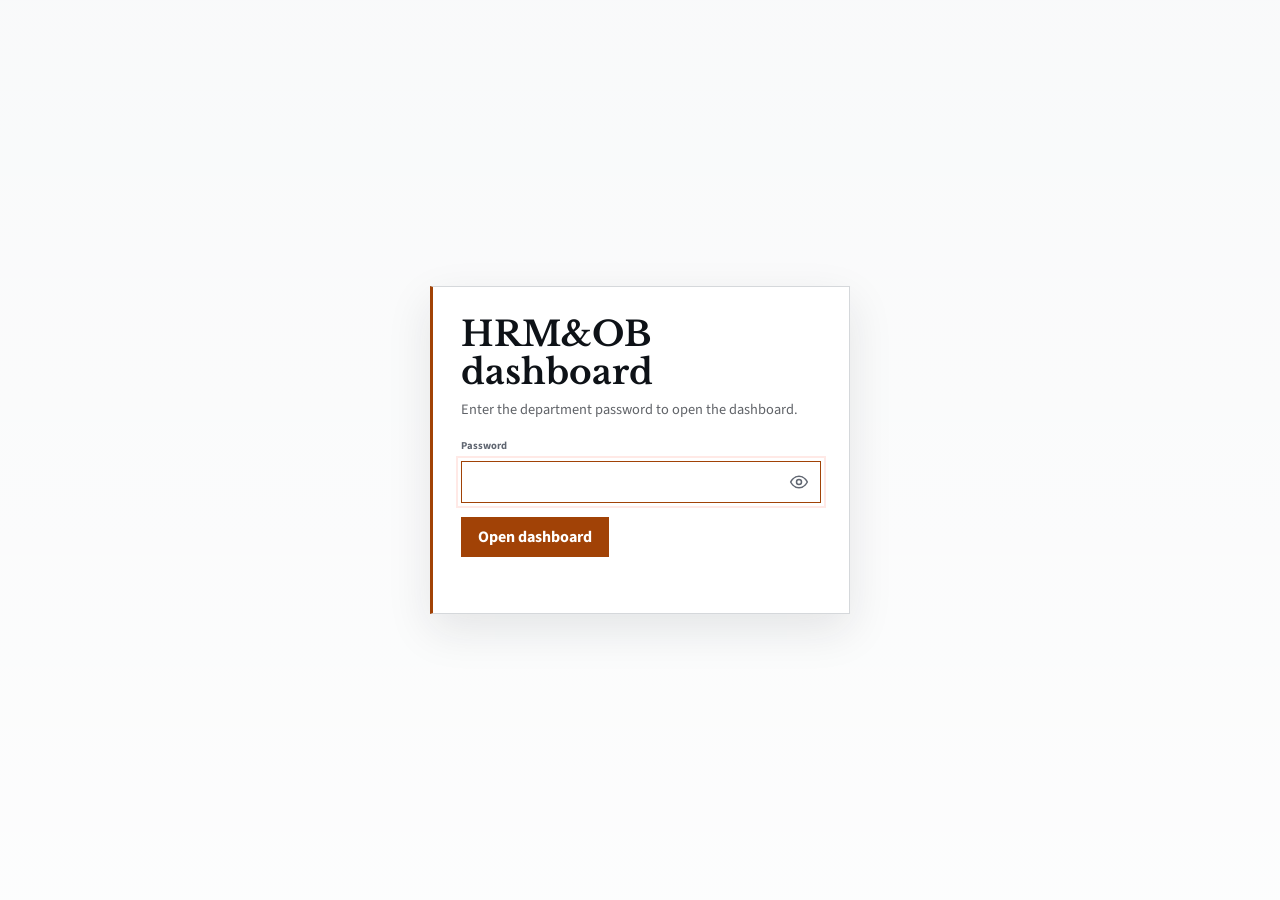
<file: index.html>
<!DOCTYPE html>
<html lang="en">
<head>
  <meta charset="UTF-8">
  <meta name="viewport" content="width=device-width, initial-scale=1.0">
  <meta name="robots" content="noindex, nofollow, noarchive">
  <title>HRM&amp;OB Research Activities Dashboard</title>
  <script>document.documentElement.classList.add("auth-locked");</script>
  <link rel="icon" href="favicon.svg" type="image/svg+xml">
  <link rel="preconnect" href="https://fonts.googleapis.com">
  <link rel="preconnect" href="https://fonts.gstatic.com" crossorigin>
  <link href="https://fonts.googleapis.com/css2?family=Libre+Baskerville:ital,wght@0,400;0,700;1,400&family=Source+Sans+3:opsz,wght@9..40,300;9..40,400;9..40,600&display=swap" rel="stylesheet">
  <link rel="stylesheet" href="styles.css?v=20261126-refresh">
</head>
<body>
  <div id="auth-gate" class="auth-gate" role="dialog" aria-modal="true" aria-labelledby="auth-title">
    <form id="auth-form" class="auth-card">
      <p class="eye">Restricted access</p>
      <h1 id="auth-title">HRM&amp;OB dashboard</h1>
      <p>Enter the department password to open the dashboard.</p>
      <div class="auth-field">
        <label for="auth-password">Password</label>
        <div class="auth-password-wrap">
          <input id="auth-password" type="password" autocomplete="current-password" required>
          <button id="auth-reveal" class="auth-reveal" type="button" aria-controls="auth-password" aria-pressed="false" aria-label="Show password" title="Show password">
            <svg class="auth-eye" viewBox="0 0 24 24" width="20" height="20" aria-hidden="true" focusable="false"><path d="M2 12s3.6-7 10-7 10 7 10 7-3.6 7-10 7S2 12 2 12z"/><circle cx="12" cy="12" r="3"/></svg>
            <svg class="auth-eye-off" viewBox="0 0 24 24" width="20" height="20" aria-hidden="true" focusable="false"><path d="M10.7 5.1A10 10 0 0 1 12 5c6.4 0 10 7 10 7a17 17 0 0 1-3 3.9M6.6 6.6C3.9 8.4 2 12 2 12s3.6 7 10 7a9.6 9.6 0 0 0 5.4-1.6M9.9 9.9a3 3 0 0 0 4.2 4.2"/><path d="M3 3l18 18"/></svg>
          </button>
        </div>
      </div>
      <button type="submit">Open dashboard</button>
      <p id="auth-status" class="auth-status" aria-live="polite"></p>
    </form>
  </div>

  <a class="skip-link" href="#main-content">Skip to dashboard content</a>
  <nav class="nav" aria-label="Primary dashboard navigation">
    <div class="nav-in">
      <a class="logo" href="#overview" data-tab="overview">
        <span class="logo-name">HRM&amp;OB</span>
        <span class="logo-sub">Research activities dashboard</span>
      </a>
      <div class="nav-sep"></div>
      <div class="nav-tabs" role="tablist" aria-label="Dashboard sections">
        <button id="tab-overview" class="nav-tab on" type="button" role="tab" aria-controls="view-overview" aria-selected="true" data-tab="overview">Overview</button>
        <button id="tab-expertise" class="nav-tab" hidden type="button" role="tab" aria-controls="view-expertise" aria-selected="false" tabindex="-1" data-tab="expertise">Search expertise</button>
        <button id="tab-staff" class="nav-tab" type="button" role="tab" aria-controls="view-staff" aria-selected="false" tabindex="-1" data-tab="staff">Staff and expertise</button>
        <button id="tab-phds" class="nav-tab" type="button" role="tab" aria-controls="view-phds" aria-selected="false" tabindex="-1" data-tab="phds">PhD projects</button>
        <button id="tab-collaboration" class="nav-tab" hidden type="button" role="tab" aria-controls="view-collaboration" aria-selected="false" tabindex="-1" data-tab="collaboration">Opportunities</button>
        <button id="tab-publications" class="nav-tab" type="button" role="tab" aria-controls="view-publications" aria-selected="false" tabindex="-1" data-tab="publications">Publications</button>
        <button id="tab-network" class="nav-tab" hidden type="button" role="tab" aria-controls="view-network" aria-selected="false" tabindex="-1" data-tab="network">Network</button>
        <button id="tab-metrics" class="nav-tab" type="button" role="tab" aria-controls="view-metrics" aria-selected="false" tabindex="-1" data-tab="metrics">Metrics</button>
        <button id="tab-grants" class="nav-tab" type="button" role="tab" aria-controls="view-grants" aria-selected="false" tabindex="-1" data-tab="grants">Grants</button>
        <button id="tab-resources" class="nav-tab" type="button" role="tab" aria-controls="view-resources" aria-selected="false" tabindex="-1" data-tab="resources">Resources</button>
        <button id="tab-faq" class="nav-tab" type="button" role="tab" aria-controls="view-faq" aria-selected="false" tabindex="-1" data-tab="faq">FAQ</button>
        <button id="tab-contact" class="nav-tab contact-tab" type="button" role="tab" aria-controls="view-contact" aria-selected="false" tabindex="-1" data-tab="contact">Contact</button>
      </div>
      <div id="publication-window-toggle" class="metric-toggle window-toggle" role="group" aria-label="Publication window">
        <button type="button" data-window-mode="recent" aria-pressed="false">Last 5 years</button>
        <button type="button" data-window-mode="last10" aria-pressed="false">10 years</button>
        <button class="on" type="button" data-window-mode="last15" aria-pressed="true">15 years</button>
        <button type="button" data-window-mode="last20" aria-pressed="false">20 years</button>
      </div>
      <label class="switch" title="Adds affiliated researchers to counts, tables, metrics, and network views">
        <input id="fte-toggle" type="checkbox">
        <span class="switch-copy">
          <span>Affiliated researchers</span>
        </span>
      </label>
      <button id="quick-find-open" class="quick-find-btn" type="button" aria-haspopup="dialog" aria-controls="quick-find" title="Jump to a person, publication, topic, journal, grant call, or section (Ctrl K or /)">
        <svg viewBox="0 0 24 24" aria-hidden="true"><circle cx="11" cy="11" r="6.5"/><path d="M16 16l4.5 4.5"/></svg>
        <span>Find</span><kbd aria-hidden="true">Ctrl K</kbd>
      </button>
    </div>
  </nav>

  <header class="pg-hd">
    <div class="wrap">
      <h1>Research overview</h1>
      <p id="subtitle">Loading publication data...</p>
    </div>
  </header>

  <div id="data-status" class="data-status" role="status" aria-live="polite" hidden></div>

  <main id="main-content">
    <section id="view-overview" class="sec" role="tabpanel" aria-labelledby="tab-overview">
      <div class="wrap">
        <p class="view-context overview-view-context" data-view-context></p>
        <div id="overview-previews" class="overview-previews" aria-label="Explore the dashboard"></div>
        <div class="overview-grid">
          <section class="overview-panel overview-panel-wide">
            <div class="sec-head compact">
              <div>
                <h2 class="h2">Publications by year</h2>
              </div>
              <div class="overview-panel-actions">
                <a class="section-link" href="#publications">View publications</a>
              </div>
            </div>
            <div id="year-bars" class="bar-chart"></div>
          </section>
          <section class="overview-panel overview-panel-wide topic-overview-panel">
            <div class="sec-head compact">
              <div>
                <h2 class="h2">Research topics</h2>
              </div>
              <div class="overview-panel-actions">
                <a class="section-link" href="#expertise">Find expertise</a>
              </div>
            </div>
            <div id="topic-overview" class="topic-overview"></div>
          </section>
          <section id="overview-network" class="overview-panel overview-panel-wide overview-network-panel" aria-labelledby="overview-network-title">
            <div class="sec-head compact">
              <div>
                <h2 id="overview-network-title" class="h2">Research network</h2>
              </div>
              <a class="section-link" href="#network">Publication and teaching networks</a>
            </div>
            <p id="overview-network-note" class="overview-network-note" role="status" aria-live="polite">Loading coauthor records…</p>
            <div class="overview-network-shell">
              <svg id="overview-network-svg" role="img" aria-labelledby="overview-network-title overview-network-note"></svg>
              <div id="overview-network-info" class="onet-info" aria-live="polite" hidden></div>
            </div>
            <div class="legend overview-network-legend" aria-label="How to read the map">
              <span><i class="legend-node" aria-hidden="true"></i> HRM&amp;OB researcher (size = publications)</span>
              <span class="legend-strength"><span class="legend-strength-scale" aria-hidden="true"><i class="legend-line legend-line-weak"></i><i class="legend-line legend-line-strong"></i></span> Thicker, darker line = more shared papers</span>
              <span><i class="legend-faculty" aria-hidden="true"></i> Other FEB colleagues (name and department)</span>
              <span><i class="legend-external" aria-hidden="true"></i> Coauthors outside FEB (2+ shared papers; closest ones named)</span>
            </div>
          </section>
        </div>
      </div>
    </section>

    <section id="view-phds" class="sec" role="tabpanel" aria-labelledby="tab-phds" hidden>
      <div class="wrap">
        <div class="sec-head compact">
          <div>
            <p class="eye">PhD projects</p>
            <h2 class="h2">Current PhD projects and supervision</h2>
          </div>
          <a class="section-link" href="https://www.rug.nl/research/hrm-ob/people/hrmobphdcandidates?lang=en" target="_blank" rel="noopener">RUG source</a>
        </div>
        <div id="phd-summary" class="metric-grid"></div>
        <div class="phd-page-grid">
          <section class="overview-panel phd-panel-wide">
            <div class="overview-panel-head">
              <div>
                <p class="eye">Current cohort</p>
                <h3 class="overview-h3">Ongoing PhD projects</h3>
              </div>
            </div>
            <div id="phd-current-projects" class="current-phd-list phd-current-projects"></div>
          </section>
          <section class="overview-panel">
            <div class="overview-panel-head">
              <div>
                <p class="eye">Supervisors</p>
                <h3 class="overview-h3">Current supervision overview</h3>
              </div>
            </div>
            <div id="phd-supervisor-summary" class="phd-supervisor-summary"></div>
          </section>
          <section class="overview-panel phd-panel-wide">
            <div class="overview-panel-head">
              <div>
                <p class="eye">Completed</p>
                <h3 class="overview-h3">Defended dissertations</h3>
              </div>
            </div>
            <div id="phd-defended-list" class="grant-list"></div>
          </section>
        </div>
      </div>
    </section>

    <section id="view-collaboration" class="sec" role="tabpanel" aria-labelledby="tab-collaboration" hidden>
      <div class="wrap">
        <div class="sec-head compact">
          <div>
            <p class="eye">Opportunities</p>
            <h2 class="h2">Shared interests, expertise, and opportunities</h2>
          </div>
          <a class="section-link" href="#grants">Open grants</a>
        </div>
        <p class="section-intro page-intro">Use these signals to start conversations around shared topics, methods, projects, and calls.</p>
        <div id="collaboration-summary" class="collaboration-summary"></div>
        <details class="shared-reference-files">
          <summary>Shared reference files</summary>
          <a class="download-card" href="assets/downloads/aip-2020-2024-average.xlsx" download>
            <strong>AIP workbook</strong><span>Average journal AIP scores, 2020-2024.</span>
          </a>
        </details>
        <section class="collaboration-section">
          <div class="overview-panel-head">
            <div>
              <p class="eye">Staff input</p>
              <h3 class="overview-h3">Current work, methods help, and shared resources</h3>
            </div>
            <a class="section-link" href="#contact">Add or correct profile information</a>
          </div>
          <p class="section-intro">Find datasets, participation opportunities, and methods help offered by colleagues. <a class="section-link" href="#staff">Search expertise and resources</a></p>
          <div id="collaboration-staff-board" class="staff-input-board"></div>
        </section>
        <section class="collaboration-section">
          <div class="overview-panel-head">
            <div>
              <p class="eye">Shared expertise and interests</p>
              <h3 class="overview-h3">Conversation clusters</h3>
            </div>
          </div>
          <p class="section-intro">Use these clusters as starting points for conversations around shared topics, methods, projects, and calls.</p>
          <div id="collaboration-interest-opportunities" class="collaboration-card-list"></div>
        </section>
        <section class="collaboration-section">
          <div class="overview-panel-head">
            <div>
              <p class="eye">Grant opportunities</p>
              <h3 class="overview-h3">Funding opportunities for the department</h3>
            </div>
            <a class="section-link" href="#grants">Open the Grants page</a>
          </div>
          <p class="section-intro">Browse funding opportunities together. Calls are not assigned to individual colleagues; check each funder’s eligibility and deadline before planning an application.</p>
          <div id="collaboration-grant-opportunities" class="collaboration-grant-grid"></div>
        </section>
        <section class="collaboration-section">
          <div class="overview-panel-head">
            <div>
              <p class="eye">Network suggestions</p>
              <h3 class="overview-h3">Possible conversation links</h3>
            </div>
          </div>
          <p class="section-intro">These links point to people whose topics, publications, grants, PhD roles, or collaboration interests may create useful conversations. They are suggestions for exploration, not rankings.</p>
          <div id="collaboration-pair-opportunities" class="suggestion-list collaboration-pair-list"></div>
        </section>
      </div>
    </section>

    <section id="view-grants" class="sec" role="tabpanel" aria-labelledby="tab-grants" hidden>
      <div class="wrap">
        <div class="sec-head compact">
          <div>
            <p class="eye">Funding</p>
            <h2 class="h2">Grants</h2>
          </div>
        </div>
        <section class="grant-first-step" aria-labelledby="grant-first-step-title">
          <h3 id="grant-first-step-title">Applying for a grant?</h3>
          <p>Tell the research director as soon as you start preparing an application. The faculty then has an overview of all submissions and can avoid overlap and other problems.</p>
          <p class="grant-first-step-links"><a href="#faq/grant-steps">What steps do I take when applying for a grant?</a><a href="mailto:h.j.van.de.brake@rug.nl?subject=Grant%20application">Email the research director</a></p>
        </section>
        <div class="resource-grid">
          <section class="overview-panel resource-panel-wide call-calendar-panel" aria-labelledby="call-calendar-title">
            <div class="overview-panel-head">
              <div>
                <p class="eye">Next eighteen months</p>
                <h3 id="call-calendar-title" class="overview-h3">Call calendar</h3>
              </div>
            </div>
            <div id="call-calendar" class="call-calendar"></div>
          </section>
          <section class="overview-panel grants-full grants-calls-panel">
            <div class="overview-panel-head">
              <div>
                <p class="eye">Open calls</p>
                <h3 id="resource-calls-title" class="overview-h3">Grant calls to watch</h3>
              </div>
            </div>
            <div class="resource-calls-toolbar">
              <p id="resource-calls-meta" class="resource-calls-meta" role="status" aria-live="polite">Loading grant calls&hellip;</p>
              <label class="switch resource-show-closed-control">
                <input id="resource-show-closed" type="checkbox" aria-controls="resource-recent-calls resource-opportunities">
                <span class="switch-copy">
                  <span>Show closed calls</span>
                  <small>Include past deadlines</small>
                </span>
              </label>
            </div>
            <section id="resource-recent-calls" class="recent-call-list" aria-labelledby="resource-calls-title" aria-describedby="resource-calls-meta"></section>
          </section>

          <section class="overview-panel grants-full">
            <div class="overview-panel-head">
              <div>
                <p class="eye">Grants</p>
                <h3 class="overview-h3">More opportunities by career stage</h3>
              </div>
            </div>
            <div id="resource-opportunities" class="grant-opportunity-list"></div>
          </section>

          <section class="overview-panel resource-panel-wide grants-tips-panel">
            <div class="overview-panel-head">
              <div>
                <p class="eye">Proposal tips</p>
                <h3 class="overview-h3">Application notes</h3>
              </div>
            </div>
            <div id="resource-tips" class="resource-tip-list"></div>
          </section>

          <section class="overview-panel grants-links-panel">
            <div class="overview-panel-head">
              <div>
                <p class="eye">Links</p>
                <h3 class="overview-h3">Funding pages</h3>
              </div>
            </div>
            <div class="resource-links">
              <a href="https://www.nwo.nl/en/calls/nwo-talent-programme" target="_blank" rel="noopener">NWO Talent Programme</a>
              <a href="https://erc.europa.eu/apply-grant" target="_blank" rel="noopener">ERC grants</a>
              <a href="https://marie-sklodowska-curie-actions.ec.europa.eu/actions/postdoctoral-fellowships" target="_blank" rel="noopener">MSCA Postdoctoral Fellowships</a>
              <a href="https://www.rug.nl/research/research-support-portal/before/funding/?lang=en" target="_blank" rel="noopener">UG external funding support</a>
            </div>
          </section>
          <section class="overview-panel grants-full">
            <div class="overview-panel-head"><h3 class="overview-h3">Awarded funding</h3></div>
            <div id="grant-list" class="grant-list"></div>
          </section>
          <section class="overview-panel resource-contact-panel grants-full">
            <div class="overview-panel-head">
              <div>
                <p class="eye">Contact</p>
                <h3 class="overview-h3">Corrections and suggestions</h3>
              </div>
            </div>
            <p class="quiet-contact-copy">For corrections, missing records, or suggestions, use the contact page.</p>
            <a class="section-link" href="#contact">Open contact page</a>
          </section>
        </div>
      </div>
    </section>

    <section id="view-resources" class="sec" role="tabpanel" aria-labelledby="tab-resources" hidden>
      <div class="wrap">
        <div id="resources-root" class="resources-root"></div>
      </div>
    </section>

    <section id="view-faq" class="sec" role="tabpanel" aria-labelledby="tab-faq" hidden>
      <div class="wrap">
        <div id="faq-root" class="resources-root"></div>
      </div>
    </section>

    <section id="view-metrics" class="sec" role="tabpanel" aria-labelledby="tab-metrics" hidden>
      <div class="wrap">
        <a id="metric-back" class="metric-back" href="#metrics" hidden>← Back to department publications</a>
        <div class="sec-head compact">
          <div>
            <p class="eye">Faculty</p>
            <h2 id="metric-page-title" class="h2">Department publications</h2>
          </div>
        </div>
        <aside class="metric-comparison-note" role="note">
          <p>Comparisons are provisional: public records are incomplete and use current staff numbers.</p>
        </aside>
        <p class="section-intro" id="benchmark-identity-note" role="note">Assistant, associate and full professors, plus postdocs.</p>
        <div id="metric-rank-filter" class="metric-rank-filter" role="group" aria-label="Academic rank" hidden>
          <button type="button" data-metric-rank="assistant_professor" aria-pressed="true">Assistant professors</button>
          <button type="button" data-metric-rank="associate_professor" aria-pressed="false">Associate professors</button>
          <button type="button" data-metric-rank="professor" aria-pressed="false">Full professors</button>
        </div>
        <div class="metric-control-row"><div id="metric-publication-filter" class="metric-publication-filter" role="group" aria-label="Publication filter">
          <button type="button" class="active" data-metric-aip="all" aria-pressed="true">All publications</button>
          <button type="button" data-metric-aip="high" aria-pressed="false">AIP ≥95</button>
        </div>
        <div id="metric-trend-mode" class="metric-publication-filter" role="group" aria-label="Trend display">
          <button type="button" data-metric-trend-mode="annual" aria-pressed="false">Annual</button>
          <button type="button" data-metric-trend-mode="smoothed" aria-pressed="true">Smoothed</button>
        </div></div>
        <p class="small-muted metric-trend-caption">Hover over a line to highlight a department and see its annual values. The last point is 2026 so far (YTD).</p>
        <div id="metric-charts" class="benchmark-grid">
          <section class="overview-panel benchmark-panel-wide">
            <div class="overview-panel-head">
              <div>
                <h3 id="benchmark-trend-title" class="overview-h3">Total publications</h3>
              </div>
            </div>
            <p class="section-intro metric-chart-subtitle">Each paper counts once per department.</p>
            <div id="benchmark-publication-trend" class="metric-chart"></div>
          </section>
          <section class="overview-panel benchmark-panel-wide">
            <div class="overview-panel-head"><div>
              <h3 class="overview-h3">Average per staff member</h3>
            </div></div>
            <p class="section-intro metric-chart-subtitle">Shared papers count for each departmental coauthor.</p>
            <div id="benchmark-individual-trend" class="metric-chart"></div>
          </section>
          <section class="overview-panel benchmark-panel-wide">
            <div class="overview-panel-head">
              <div>
                <h3 class="overview-h3">Unique publications per staff member</h3>
              </div>
            </div>
            <p class="section-intro metric-chart-subtitle">Each paper counts once, divided by department headcount.</p>
            <div id="benchmark-unique-trend" class="metric-chart"></div>
          </section>
        </div>
        <p id="metric-subgroup-link" class="small-muted metric-subgroup-link">Explore the same plots <a href="#metrics/subgroups">by academic rank</a></p>
        <details id="metric-coverage" class="overview-panel benchmark-panel-wide"><summary>Data coverage</summary><div id="benchmark-summary"></div></details>
        <details class="overview-panel benchmark-panel-wide"><summary>How it works</summary><div id="benchmark-method-note" class="method-note"></div></details>
      </div>
    </section>

    <section id="view-publications" class="sec" role="tabpanel" aria-labelledby="tab-publications" hidden>
      <div class="wrap">
        <div class="sec-head compact">
          <div>
            <p class="eye">Publications</p>
            <h2 class="h2">Publications</h2>
          </div>
        </div>
        <div class="publication-layout">
          <div class="publication-main">
            <p class="section-intro">Journal articles by the selected HRM&amp;OB researchers. Metrics compares professors and postdocs across departments.</p>
            <div class="tool-row">
              <label class="select-box" hidden>
                <span>Outputs</span>
                <select id="publication-kind-filter" aria-controls="publication-table">
                  <option value="counted">Recorded journal articles</option>
                </select>
              </label>
              <label class="search-box">
                <span>Search</span>
                <input id="pub-search" type="search" placeholder="Title, journal, author" aria-controls="publication-table">
              </label>
              <label class="select-box">
                <span>AIP band</span>
                <select id="aip-filter" aria-controls="publication-table">
                  <option value="all">All</option>
                  <option value="gte90">AIP &ge; 90</option>
                  <option value="gte95">AIP &ge; 95</option>
                  <option value="noaip">No AIP score in source</option>
                </select>
              </label>
              <label class="select-box">
                <span>Person</span>
                <select id="person-filter" aria-controls="publication-table">
                  <option value="">All people</option>
                </select>
              </label>
              <button id="publication-download-csv" class="section-link table-download" type="button">Download CSV</button>
            </div>
            <div class="publication-filter-meta">
              <p id="publication-results-summary" class="publication-results-summary" role="status" aria-live="polite">Loading publication records&hellip;</p>
              <button id="publication-clear-filters" class="section-link publication-clear-filters" type="button" aria-controls="publication-table" hidden>Clear filters</button>
            </div>
            <section class="table-wrap publication-results-table" aria-label="Publication results" aria-describedby="publication-results-summary" tabindex="0">
              <table id="publication-table" aria-describedby="publication-results-summary"></table>
            </section>
        <div id="publication-pagination"></div>
        <details class="metric-data-details"><summary>AIP coverage for the selected publication window</summary><div id="aip-bars" class="aip-summary"></div></details>
          </div>
          <aside class="publication-side" aria-labelledby="publication-journals-title">
            <div class="overview-panel-head">
              <div>
                <p class="eye">Journals</p>
                <h3 id="publication-journals-title" class="overview-h3">Most frequent journals</h3>
              </div>
            </div>
            <div id="journal-published-list" class="list-stack"></div>
          </aside>
        </div>
        <section class="publication-open-access">
          <div class="overview-panel-head">
            <div>
              <p class="eye">Open access</p>
              <h3 class="overview-h3">Observed and suggested open access outlets</h3>
            </div>
          </div>
          <div id="journal-open-access-list" class="outlet-list outlet-grid"></div>
        </section>
      </div>
    </section>

    <section id="view-expertise" class="sec" role="tabpanel" aria-labelledby="tab-expertise" hidden>
      <div class="wrap">
        <div class="sec-head compact"><div><p class="eye">Find a colleague</p><h2 class="h2">Search for expertise</h2></div><a class="section-link" href="#contact">Add your expertise or resources</a></div>
        <p class="section-intro page-intro">Find someone to discuss a research topic, help with a method, or share a research opportunity.</p>
        <div class="expertise-finder" role="search" aria-label="Search expertise and shared resources">
          <label class="search-box"><span>Topic, method, resource, or name</span><input id="finder-query" type="search" placeholder="Try longitudinal analysis, social networks, or datasets"></label>
          <label class="select-box"><span>Look for</span><select id="finder-kind"><option value="all">Everything</option><option value="topics">Research topics</option><option value="methods">Methods people can help with</option><option value="resources">Resources and participation</option></select></label>
        </div>
        <div class="finder-examples" aria-label="Example searches"><span>Try</span><button type="button" data-finder-query="longitudinal" data-finder-kind="methods">Longitudinal analysis</button><button type="button" data-finder-query="social network" data-finder-kind="methods">Social network analysis</button><button type="button" data-finder-query="" data-finder-kind="resources">Shared resources</button></div>
        <p class="small-muted">Methods help and shared resources are provided by colleagues. Topic matches also use publication and project records. A missing entry means that no information has been added yet.</p>
        <p id="finder-status" role="status" aria-live="polite"></p>
        <div id="finder-results" class="finder-results"></div>
      </div>
    </section>

    <section id="view-staff" class="sec" role="tabpanel" aria-labelledby="tab-staff" hidden>
      <div class="wrap">
        <div class="sec-head compact">
          <div>
            <p class="eye">Staff and expertise</p>
            <h2 class="h2">Staff and expertise</h2>
          </div>
        </div>
        <div class="staff-search-panel" role="search" aria-label="Find staff expertise">
          <label class="search-box staff-expertise-search">
            <span>Find expertise</span>
            <input id="staff-expertise-search" type="search" placeholder="Search topics, methods, resources, or names...">
          </label>
          <p id="staff-expertise-summary" class="staff-search-summary" role="status" aria-live="polite">Search publications, grants, PhD projects, and profile fields.</p>
        </div>
        <div class="staff-grid">
          <aside class="staff-panel" aria-label="Staff directory">
            <div id="staff-list" class="staff-list"></div>
          </aside>
          <div class="staff-detail">
            <div id="staff-profile"></div>
            <nav id="staff-subnav" class="staff-subnav" aria-label="Staff profile sections"></nav>
            <section id="staff-subpage-research" class="staff-subpage">
              <h3 class="sub-h2">Topics</h3>
              <div id="staff-topics" class="topic-cloud"></div>
              <h3 class="sub-h2">Colleagues with overlapping topics</h3>
              <div id="staff-suggestions" class="suggestion-list"></div>
              <details id="staff-grant-fit-panel" class="staff-owned-panel" hidden>
                <summary>Possible grant fits</summary>
                <p class="small-muted">Possible fits from public evidence. Check the call's eligibility and appointment conditions.</p>
                <div id="staff-grant-fit" class="suggestion-list"></div>
              </details>
              <div class="staff-self-reported">
                <h3 class="sub-h2">Added by the staff member</h3>
                <p class="small-muted">Each colleague fills these in through the Contact page.</p>
                <div class="staff-owned-grid">
                  <div id="staff-current-work" class="staff-owned-panel"></div>
                  <div id="staff-collaboration-interests" class="staff-owned-panel"></div>
                </div>
                <div id="staff-methods" class="staff-owned-panel"></div>
                <div id="staff-shared-resources" class="staff-owned-panel"></div>
              </div>
            </section>
            <section id="staff-subpage-publications" class="staff-subpage">
              <div id="staff-related"></div>
              <div class="sec-head compact staff-pub-head">
                <div>
                  <p id="staff-publication-eye" class="eye">Publications</p>
                  <h3 id="staff-publication-title" class="h2 staff-h2">Selected staff publications</h3>
                </div>
              </div>
              <div class="table-wrap">
                <table id="staff-publication-table"></table>
              </div>
            </section>
            <section id="staff-subpage-phds" class="staff-subpage">
              <div id="staff-current-phd-projects" class="staff-current-phd-projects"></div>
              <div id="staff-defended-phds" class="staff-defended-phds"></div>
            </section>
          </div>
        </div>
      </div>
    </section>

    <section id="view-network" class="sec" role="tabpanel" aria-labelledby="tab-network" hidden>
      <div class="wrap">
        <div class="sec-head compact network-page-head">
          <div>
            <p class="eye">Relationship network</p>
            <h2 class="h2">Research collaborations</h2>
          </div>
        </div>
        <p class="section-intro page-intro network-page-intro">See who publishes together, within HRM&amp;OB and beyond. Select a person to inspect their shared papers. Counts describe coauthorship in the selected years.</p>

        <section class="network-controls" aria-labelledby="network-controls-title">
          <div class="network-controls-heading">
            <div>
              <p class="eye">View controls</p>
              <h3 id="network-controls-title" class="network-controls-title">Choose what the map shows</h3>
            </div>
            <button id="network-clear-selection" class="section-link network-clear-selection" type="button" hidden>Clear selection</button>
          </div>
          <div class="network-control-grid">
            <label class="select-box network-scope-control">
              <span>Network focus</span>
              <select id="network-scope-select" aria-describedby="network-scope-help">
                <option value="department">Department overview</option>
              </select>
            </label>
            <label class="switch network-aip-toggle publication-network-control" title="Show only collaborations from publications in journals with AIP score 95.0 or higher">
              <input id="network-aip-toggle" type="checkbox">
              <span class="switch-copy">
                <span>AIP &ge; 95 only</span>
                <small>Filter publication ties</small>
              </span>
            </label>
            <label class="switch network-external-toggle publication-network-control">
              <input id="network-external-toggle" type="checkbox" checked>
              <span class="switch-copy">
                <span>Additional coauthors</span>
                <small>Beyond the dashboard roster</small>
              </span>
            </label>
            <label class="select-box network-min-tie-control publication-network-control" hidden>
              <span>Additional coauthor: minimum papers</span>
              <select id="network-min-tie-select">
                <option value="1">1 or more</option>
                <option value="2">2 or more</option>
                <option value="3">3 or more</option>
                <option value="5">5 or more</option>
              </select>
            </label>
          </div>
          <p id="network-scope-help" class="network-control-help">Choose the department overview or focus a named member. You can also select a node in the map.</p>
        </section>

        <div id="network-mode-toggle" class="network-mode-block" role="group" aria-label="Network data">
          <span class="control-label">Network data</span>
          <div class="metric-toggle network-mode-toggle">
            <button class="on" type="button" data-network-mode="publications" aria-pressed="true">Publications</button>
            <button type="button" data-network-mode="teaching" aria-pressed="false">Teaching</button>
          </div>
        </div>

        <p id="network-selection-status" class="visually-hidden" role="status" aria-live="polite" aria-atomic="true"></p>
        <div id="network-summary" class="network-summary">
          <p class="network-summary-placeholder">Network counts will appear when the data are ready.</p>
        </div>

        <section id="teaching-network-panel" class="teaching-network-panel" aria-label="Teaching network" hidden>
          <div id="teaching-network-summary" class="network-summary"></div>
          <div class="network-workspace">
            <section class="network-visual-column" aria-labelledby="teaching-network-title">
              <div class="network-section-heading"><div><p class="eye">Shared teaching</p><h3 id="teaching-network-title" class="overview-h3">Courses taught together</h3></div></div>
              <div class="network-shell"><svg id="teaching-network-svg" role="img" aria-label="Teaching collaborations"></svg><div id="teaching-network-empty" class="empty" role="status" hidden>No shared teaching courses for this focus.</div></div>
              <p class="small-muted">Edges count non-thesis course offerings where both colleagues are listed as lecturer or coordinator.</p>
            </section>
          </div>
          <section class="network-evidence-panel" aria-labelledby="teaching-network-evidence-title">
            <div class="overview-panel-head"><div><p class="eye">Evidence</p><h3 id="teaching-network-evidence-title" class="overview-h3">Shared course offerings</h3></div></div>
            <div id="teaching-network-table" class="table-wrap compact-table"></div>
          </section>
        </section>

        <div id="publication-network-workspace" class="network-workspace">
          <section class="network-visual-column" aria-labelledby="network-map-title">
            <div class="network-section-heading">
              <div>
                <p class="eye">Map</p>
                <h3 id="network-map-title" class="overview-h3">Relationship map</h3>
              </div>
              <div id="network-selection-note" class="network-selection-note">Select a department member to focus their relationships.</div>
            </div>
            <div class="network-shell">
              <svg id="network-svg" role="img" aria-label="Collaboration network"></svg>
              <div id="network-empty" class="empty" role="status" hidden>No coauthorship edges for the current filters.</div>
            </div>
            <p id="network-map-description" class="visually-hidden" aria-hidden="true">Department members and outside coauthors are shown as labelled circles. Lines indicate shared papers. Use the searchable evidence table below for a text alternative.</p>
            <div class="network-legend-shell" role="group" aria-labelledby="network-legend-title">
              <p id="network-legend-title" class="network-legend-title">How to read the map</p>
              <div id="network-legend" class="legend">
                <span><i class="legend-node" aria-hidden="true"></i> Node size = publications</span>
                <span><i class="legend-count" aria-hidden="true">7</i> Number = publications</span>
                <span class="legend-strength">
                  <span class="legend-strength-scale" aria-hidden="true"><i class="legend-line legend-line-weak"></i><i class="legend-line legend-line-strong"></i></span>
                  Line strength = shared publications
                </span>
                <span><i class="legend-faculty" aria-hidden="true"></i> Other FEB departments</span>
                <span><i class="legend-external" aria-hidden="true"></i> Outside coauthors</span>
              </div>
            </div>
          </section>

          <aside class="network-detail-column" aria-label="Network selection details">
            <div id="network-inspector" class="network-inspector">
              <p class="eye">Selection details</p>
              <h3 class="network-inspector-title">Start with a department member</h3>
              <p>Choose a named member above or select a labelled department node. This panel will explain the person&rsquo;s visible ties and strongest outside coauthors.</p>
            </div>
          </aside>
        </div>

        <section id="publication-network-evidence-panel" class="network-evidence-panel" aria-labelledby="network-evidence-title">
          <label class="search-box network-evidence-search"><span>Find a coauthor or paper</span><input id="network-search" type="search" placeholder="Name or publication title" aria-controls="network-table-wrap"></label>
          <div class="overview-panel-head">
            <div>
              <p class="eye">Evidence</p>
              <h3 id="network-evidence-title" class="overview-h3">Current network evidence</h3>
            </div>
          </div>
          <p class="section-intro">Search every qualifying coauthor pair and open its supporting papers. The map shows the strongest outside connections; this table includes the rest.</p>
          <div id="network-evidence-table-wrap" class="network-evidence-table-wrap">
            <section id="network-table-wrap" class="table-wrap compact-table" aria-label="Scrollable relationship evidence table" tabindex="0"></section>
          </div>
        </section>

        <section id="publication-network-partner-panel" class="external-partner-panel" aria-labelledby="coauthor-institutions-title">
          <div class="overview-panel-head">
            <div>
              <p class="eye">Coauthor affiliations</p>
              <h3 id="coauthor-institutions-title" class="overview-h3">Institutions observed in publication records</h3>
            </div>
          </div>
          <p class="section-intro">Affiliations are derived from OpenAlex authorship metadata. They are useful signals of institutional reach, but can be incomplete, non-exclusive, or historical and do not imply a formal partnership.</p>
          <div id="external-partner-list" class="partner-list"></div>
        </section>
      </div>
    </section>

    <section id="view-contact" class="sec" role="tabpanel" aria-labelledby="tab-contact" hidden>
      <div class="wrap contact-wrap">
        <div class="sec-head compact contact-head">
          <div>
            <p class="eye">Contact</p>
            <h2 class="h2">Corrections and suggestions</h2>
          </div>
        </div>
        <p class="section-intro page-intro">Suggest a correction below, or use the profile form to share your research interests, methods help, datasets, and participation opportunities. Updates are emailed to Joost for review.</p>
        <div class="contact-grid">
          <div class="overview-panel contact-main-panel">
            <form id="feedback-form" class="feedback-form">
              <div class="feedback-fields">
                <label>
                  <span>Your name</span>
                  <input id="feedback-name" type="text" autocomplete="name" placeholder="Name">
                </label>
                <label>
                  <span>Area</span>
                  <select id="feedback-area">
                    <option value="General">General</option>
                    <option value="Publication record">Publication record</option>
                    <option value="AIP match">AIP match</option>
                    <option value="Expertise area">Expertise area</option>
                    <option value="Network">Network</option>
                    <option value="Grants or PhDs">Grants or PhDs</option>
                    <option value="Benchmark metrics">Benchmark metrics</option>
                  </select>
                </label>
              </div>
              <label class="feedback-comment">
                <span>Comment</span>
                <textarea id="feedback-comment" rows="5" placeholder="What should be corrected or added?"></textarea>
              </label>
              <div class="feedback-actions">
                <button class="primary-action" type="submit">Email suggestion</button>
                <button id="feedback-copy" class="secondary-action" type="button">Copy email text</button>
                <a id="feedback-email-link" class="section-link" href="mailto:h.j.van.de.brake@rug.nl">Email Joost</a>
              </div>
              <p id="feedback-status" class="feedback-status" role="status" aria-live="polite"></p>
            </form>
          </div>
          <aside class="overview-panel contact-side-panel" aria-label="Contact details">
            <p class="eye">Email</p>
            <p class="contact-line"><a href="mailto:h.j.van.de.brake@rug.nl">h.j.van.de.brake@rug.nl</a></p>
            <p class="quiet-contact-copy">Suggestions are emailed to Joost and reviewed before any dashboard change is made.</p>
            <p class="quiet-contact-copy">New publications are added when the public-source rebuild is run; missing or wrongly matched records can be sent here for the next correction pass.</p>
          </aside>
          <section class="overview-panel contact-staff-panel">
            <div class="overview-panel-head">
              <div>
                <p class="eye">Staff input</p>
                <h3 class="overview-h3">Your expertise and shared resources</h3>
              </div>
            </div>
            <form id="staff-update-form" class="feedback-form staff-update-form">
              <div class="feedback-fields staff-update-fields">
                <label>
                  <span>Your name</span>
                  <input id="staff-update-name" type="text" autocomplete="name" placeholder="Name">
                </label>
                <label>
                  <span>Staff member</span>
                  <select id="staff-update-person">
                    <option value="">Select staff member</option>
                  </select>
                </label>
              </div>
              <button id="staff-update-load" class="section-link" type="button">Load my current profile fields</button>
              <label class="feedback-comment">
                <span>Currently working on</span>
                <textarea id="staff-update-current" rows="4" placeholder="Projects, papers, datasets, grants, or themes currently in progress"></textarea>
              </label>
              <label class="feedback-comment">
                <span>Research topics and collaboration interests</span>
                <textarea id="staff-update-collaboration" rows="4" placeholder="Keywords, topics, questions, methods, or concrete collaboration ideas"></textarea>
              </label>
              <label class="feedback-comment">
                <span>Methods I can help colleagues with</span>
                <textarea id="staff-update-methods" rows="3" placeholder="For example: longitudinal analysis, multilevel modeling, qualitative interviews. Include the kind of help you can offer and any availability limits."></textarea>
              </label>
              <label class="feedback-comment">
                <span>Resources and participation opportunities to share</span>
                <textarea id="staff-update-resources" rows="4" placeholder="One item per paragraph: title, dataset or opportunity, a short description, access conditions, how to participate or contact you, and an optional link."></textarea>
              </label>
              <p class="staff-resource-note">Describe what you can share: datasets, study participation, recruitment opportunities, materials, code, or equipment. Include access conditions; share a description rather than confidential data.</p>
              <p class="staff-resource-note">Send the prepared email to Joost to submit your update. After review, it will appear on your staff profile, in Search expertise, and under Opportunities. No GitHub account is needed.</p>
              <div class="feedback-actions">
                <button class="primary-action" type="submit">Email profile update</button>
                <button id="staff-update-copy" class="secondary-action" type="button">Copy email text</button>
              </div>
              <p id="staff-update-status" class="feedback-status" role="status" aria-live="polite"></p>
            </form>
          </section>
        </div>
      </div>
    </section>

  </main>

  <div id="topic-overlay" class="topic-overlay" hidden>
    <div class="topic-dialog" role="dialog" aria-modal="true" aria-labelledby="topic-overlay-title" aria-describedby="topic-overlay-summary">
      <button class="topic-close" type="button" data-topic-overlay-close>Close</button>
      <h2 id="topic-overlay-title" class="h2">Topic</h2>
      <p id="topic-overlay-summary" class="topic-summary"></p>
      <div id="topic-overlay-score" class="journal-score" hidden></div>
      <div class="topic-overlay-grid">
        <section>
          <h3 id="topic-overlay-staff-title" class="sub-h2">Researchers</h3>
          <div id="topic-overlay-staff" class="topic-detail-list"></div>
          <div id="topic-overlay-faculty" hidden>
            <h3 class="sub-h2">Elsewhere at FEB</h3>
            <div id="topic-overlay-faculty-list" class="topic-detail-list"></div>
          </div>
        </section>
        <section>
          <h3 id="topic-overlay-publications-title" class="sub-h2">Papers</h3>
          <div id="topic-overlay-publications" class="topic-detail-list"></div>
        </section>
      </div>
    </div>
  </div>

  <footer>
    <div class="ft">
      <span>HRM&amp;OB research activities dashboard</span>
      <span id="footer-meta"></span>
    </div>
  </footer>

  <div id="quick-find" class="quick-find" hidden>
    <div class="quick-find-dialog" role="dialog" aria-modal="true" aria-labelledby="quick-find-title">
      <h2 id="quick-find-title" class="visually-hidden">Find in the dashboard</h2>
      <div class="quick-find-input">
        <svg viewBox="0 0 24 24" aria-hidden="true"><circle cx="11" cy="11" r="6.5"/><path d="M16 16l4.5 4.5"/></svg>
        <input id="quick-find-input" type="text" role="combobox" aria-expanded="true" aria-controls="quick-find-list" aria-autocomplete="list" autocomplete="off" spellcheck="false" placeholder="People, publications, topics, journals, grant calls, or sections">
        <kbd>Esc</kbd>
      </div>
      <div id="quick-find-list" class="quick-find-list" role="listbox" aria-label="Results"></div>
      <p class="quick-find-foot">Use the arrow keys to move, Enter to open, and Esc to close.</p>
    </div>
  </div>
  <script src="resources/pages/resources.js?v=20261126-refresh"></script>
  <script src="app.js?v=20261126-refresh"></script>
</body>
</html>
</file>
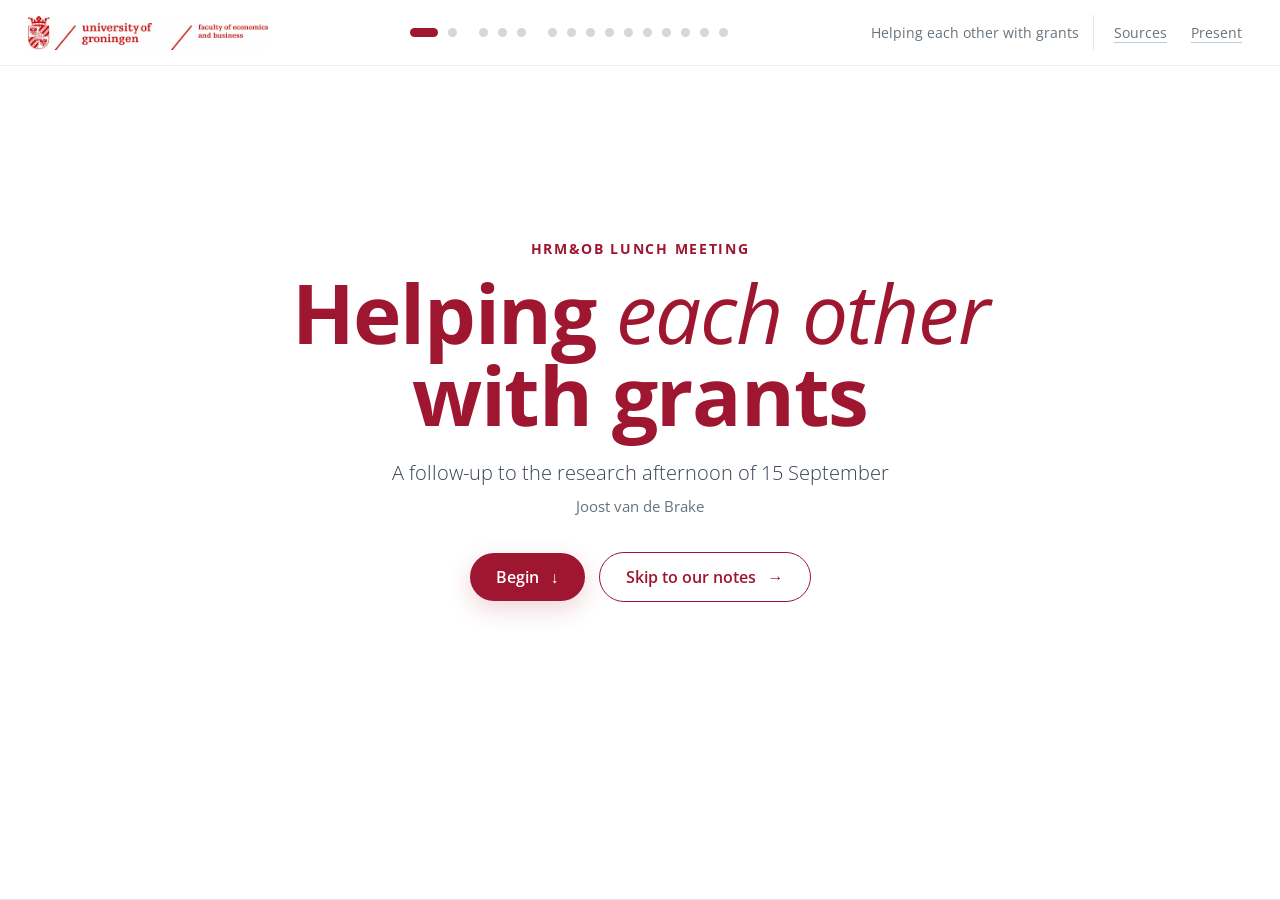
<file: resources/follow-up/index.html>
<!doctype html>
<html lang="en">
<head>
<meta charset="utf-8">
<meta name="viewport" content="width=device-width, initial-scale=1">
<meta name="robots" content="noindex">
<title>Grants</title>
<link rel="canonical" href="../grants/">
<meta http-equiv="refresh" content="0; url=../grants/">
<script>location.replace('../grants/' + location.search + location.hash);</script>
</head>
<body style="font-family:sans-serif;padding:24px"><p>This presentation has moved to <a href="../grants/">Grants</a>.</p></body>
</html>
</file>
<file: styles.css>
:root {
  --red: oklch(50% 0.14 45);
  --red-dk: oklch(43% 0.13 45);
  --red-lt: oklch(95% 0.025 27);
  --teal: oklch(43% 0.10 195);
  --teal-lt: oklch(93% 0.04 195);
  --bg: oklch(93% 0.005 250);
  --white: #fff;
  --ink-900: oklch(18% 0.012 258);
  --ink-700: oklch(32% 0.010 258);
  --ink-500: oklch(50% 0.008 258);
  --ink-400: #606671;
  --ink-300: oklch(76% 0.006 258);
  --ink-200: oklch(88% 0.005 258);
  --ink-100: oklch(95% 0.004 55);
  --serif: 'Libre Baskerville', Georgia, serif;
  --sans: 'Source Sans 3', system-ui, sans-serif;
  --pad: clamp(20px, 5vw, 56px);
  --max: 1180px;
  --sp: clamp(36px, 5vw, 60px);
  --focus-ring: #8f2834;
}

*, *::before, *::after { box-sizing: border-box; }
[hidden] { display: none !important; }
html { scroll-behavior: smooth; }
body {
  margin: 0;
  font-family: var(--sans);
  background: var(--bg);
  color: var(--ink-900);
  line-height: 1.6;
  -webkit-font-smoothing: antialiased;
}
button, input, select { font: inherit; }
a { color: inherit; text-decoration: none; }
:where(a, button, input, select, textarea, [tabindex]):focus-visible {
  outline: 3px solid var(--focus-ring);
  outline-offset: 3px;
}
.skip-link {
  background: var(--ink-900);
  color: var(--white);
  font-size: 0.84rem;
  font-weight: 700;
  left: 14px;
  padding: 9px 12px;
  position: fixed;
  top: 10px;
  transform: translateY(-180%);
  transition: transform .16s ease;
  z-index: 1100;
}
.skip-link:focus { transform: translateY(0); }
.visually-hidden {
  border: 0;
  clip: rect(0 0 0 0);
  clip-path: inset(50%);
  height: 1px;
  margin: -1px;
  overflow: hidden;
  padding: 0;
  position: absolute;
  white-space: nowrap;
  width: 1px;
}

.wrap { max-width: min(var(--max), 100% - var(--pad) * 2); margin: 0 auto; }
.sec { padding: var(--sp) var(--pad); background: var(--white); scroll-margin-top: 118px; }
.sec + .sec { border-top: 1px solid var(--ink-200); }
.sec-head { display: flex; justify-content: space-between; align-items: end; gap: 24px; margin-bottom: 24px; flex-wrap: wrap; }
.sec-head.compact { margin-bottom: 18px; }
.eye { font-size: 0.71rem; font-weight: 600; letter-spacing: 0.11em; text-transform: uppercase; color: var(--red); margin: 0 0 10px; }
.h2 { font-family: var(--serif); font-size: clamp(1.6rem, 2.8vw, 2.45rem); font-weight: 700; line-height: 1.13; margin: 0; }
.sub-h2 { font-family: var(--serif); font-size: 1.16rem; line-height: 1.25; margin: 22px 0 10px; }
.sub-h2:first-child { margin-top: 0; }

.nav {
  position: sticky;
  top: 0;
  z-index: 20;
  background: var(--white);
  border-bottom: 1px solid var(--ink-200);
  box-shadow: 0 2px 10px rgba(0,0,0,.04);
}
.nav-in {
  display: flex;
  align-items: center;
  min-height: 56px;
  max-width: min(var(--max), 100% - var(--pad) * 2);
  margin: 0 auto;
  gap: 14px;
}
.logo { flex-shrink: 0; }
.logo-name { display: block; font-family: var(--serif); font-size: 1.15rem; font-weight: 700; line-height: 1.05; }
.logo-sub { display: block; font-size: 0.56rem; color: var(--ink-400); letter-spacing: 0.05em; margin-top: 2px; opacity: .75; }
.nav-sep { width: 1px; height: 24px; background: var(--ink-200); flex-shrink: 0; }
.nav-tabs {
  display: flex;
  margin-left: auto;
  align-self: stretch;
  min-width: 0;
  overflow-x: auto;
  scrollbar-width: none;
}
.nav-tabs::-webkit-scrollbar { display: none; }
.nav-tab {
  flex: 0 0 auto;
  height: 54px;
  padding: 0 10px;
  border: 0;
  background: transparent;
  color: var(--ink-500);
  cursor: pointer;
  font-size: 0.86rem;
  font-weight: 600;
  line-height: 1;
  white-space: nowrap;
}
.nav-tab:hover, .nav-tab.on { color: var(--red); }
.nav-tab.on { box-shadow: inset 0 -3px 0 var(--red); }
.nav-tab:focus-visible {
  outline: 3px solid var(--focus-ring);
  outline-offset: -4px;
}
.contact-tab {
  color: var(--ink-400);
  font-size: 0.82rem;
}

.switch {
  display: inline-flex;
  align-items: center;
  gap: 9px;
  color: var(--ink-700);
  font-size: 0.78rem;
  font-weight: 600;
  max-width: 132px;
  user-select: none;
}
.switch-copy {
  display: flex;
  flex-direction: column;
  gap: 4px;
  line-height: 1.12;
}
.switch input {
  appearance: none;
  flex: 0 0 auto;
  width: 38px;
  height: 21px;
  border: 1px solid var(--ink-300, var(--ink-200));
  border-radius: 20px;
  background: var(--ink-200);
  position: relative;
  cursor: pointer;
}
.switch input::after {
  content: "";
  position: absolute;
  width: 17px;
  height: 17px;
  top: 1px;
  left: 1px;
  border-radius: 50%;
  background: var(--white);
  box-shadow: 0 1px 3px rgba(0,0,0,.18);
  transition: transform .14s ease;
}
.switch input:checked { background: var(--ink-900); border-color: var(--ink-900); }
.switch input:checked::after { transform: translateX(17px); }

.pg-hd {
  background: var(--white);
  border-top: 4px solid var(--red);
  padding: clamp(40px, 6vw, 64px) var(--pad) clamp(20px, 3vw, 30px);
}
.pg-hd h1 {
  font-family: var(--serif);
  font-size: clamp(1.55rem, 3vw, 2.35rem);
  font-weight: 700;
  line-height: 1.15;
  margin: 0 0 12px;
}
.pg-hd p:last-child {
  margin: 0;
  font-size: 1rem;
  font-weight: 300;
  color: var(--ink-500);
  max-width: 720px;
}

body:not([data-active-tab="overview"]) .pg-hd {
  padding: 15px var(--pad) 14px;
}
body:not([data-active-tab="overview"]) .pg-hd .eye,
body:not([data-active-tab="overview"]) .pg-hd #subtitle {
  display: none;
}
body:not([data-active-tab="overview"]) .pg-hd h1 {
  font-size: clamp(1.05rem, 2vw, 1.3rem);
  margin: 0;
}

.data-status {
  max-width: min(var(--max), calc(100% - var(--pad) * 2));
  margin: 14px auto 0;
  padding: 11px 14px;
  border: 1px solid #c98b2f;
  background: #fff8e9;
  color: #5e4217;
  font-size: 0.86rem;
  line-height: 1.4;
}
.data-status[hidden] { display: none; }
.data-status-fatal {
  align-items: center;
  background: #fff1f1;
  border-color: var(--red);
  color: var(--ink-900);
  display: flex;
  flex-wrap: wrap;
  gap: 8px 14px;
}
.data-status-fatal strong { color: var(--red-dk); }
.data-status-fatal span { flex: 1 1 360px; }
.data-retry {
  background: var(--white);
  border: 1px solid var(--red);
  color: var(--red-dk);
  cursor: pointer;
  font-size: .78rem;
  font-weight: 800;
  min-height: 36px;
  padding: 6px 12px;
}

.metric-grid {
  display: grid;
  grid-template-columns: repeat(auto-fit, minmax(145px, 1fr));
  gap: 12px;
  margin-bottom: 32px;
}
#view-overview.sec { padding-top: clamp(20px, 3vw, 32px); }
.metric {
  background: var(--white);
  border: 1px solid var(--ink-200);
  padding: 18px 18px 16px;
}
.metric-label {
  margin: 0 0 6px;
  color: var(--ink-400);
  font-size: 0.66rem;
  font-weight: 700;
  letter-spacing: 0.09em;
  text-transform: uppercase;
}
.metric-value {
  margin: 0;
  font-family: var(--serif);
  font-size: 1.65rem;
  line-height: 1.1;
  font-weight: 700;
}
.metric-sd {
  color: var(--ink-400);
  font-family: inherit;
  font-size: 0.98rem;
  font-weight: inherit;
}
.metric-sub {
  margin: 7px 0 0;
  color: var(--ink-500);
  font-size: 0.75rem;
}

.dash-grid {
  display: grid;
  grid-template-columns: minmax(0, 1.9fr) minmax(280px, .9fr);
  gap: 34px;
  align-items: start;
}
.overview-grid {
  display: grid;
  grid-template-columns: repeat(3, minmax(0, 1fr));
  gap: 26px 30px;
  align-items: start;
}
.benchmark-grid {
  display: grid;
  grid-template-columns: repeat(2, minmax(0, 1fr));
  gap: 26px 30px;
  align-items: start;
}
.overview-panel {
  border-top: 1px solid var(--ink-200);
  min-width: 0;
  padding-top: 16px;
}
.overview-panel .h2 { font-size: clamp(1.45rem, 2.1vw, 1.85rem); }
.overview-panel-wide { grid-column: span 2; }
.benchmark-panel-wide { grid-column: span 2; }
.overview-panel-head {
  align-items: end;
  display: flex;
  gap: 14px;
  justify-content: space-between;
  margin-bottom: 12px;
}
.metric-toggle {
  align-items: center;
  border: 1px solid var(--ink-200);
  display: inline-flex;
  flex: 0 0 auto;
}
.metric-toggle button {
  background: var(--white);
  border: 0;
  border-left: 1px solid var(--ink-200);
  color: var(--ink-500);
  cursor: pointer;
  font-size: 0.72rem;
  font-weight: 700;
  height: 30px;
  padding: 0 10px;
}
.metric-toggle button:first-child {
  border-left: 0;
}
.metric-toggle button.on {
  background: var(--ink-900);
  color: var(--white);
}
.window-toggle {
  flex-shrink: 0;
  height: 32px;
}
.window-toggle button {
  height: 30px;
  white-space: nowrap;
}
.view-context {
  color: var(--ink-400);
  font-size: 0.68rem;
  font-weight: 500;
  line-height: 1.3;
  margin: 4px 0 0;
}
.overview-view-context {
  margin: 0 0 8px;
  text-align: right;
}
.overview-orientation {
  align-items: stretch;
  background: oklch(97% 0.003 258);
  border: 1px solid oklch(84% 0.006 258);
  border-left: 3px solid var(--red);
  box-shadow: 0 8px 24px rgba(25, 31, 42, .05);
  display: grid;
  gap: 22px;
  grid-template-columns: minmax(0, 1.05fr) minmax(360px, .95fr);
  margin: 6px 0 26px;
  padding: 22px;
}
.overview-orientation-title {
  color: var(--ink-900);
  font-family: var(--serif);
  font-size: clamp(1.05rem, 1.8vw, 1.35rem);
  line-height: 1.25;
  margin: 0 0 8px;
}
.overview-orientation p:last-child {
  color: var(--ink-500);
  font-size: 0.86rem;
  line-height: 1.45;
  margin: 0;
}
.overview-use-cases {
  display: grid;
  gap: 10px;
  grid-template-columns: repeat(2, minmax(0, 1fr));
}
.use-case-card {
  background: rgba(255,255,255,.88);
  border: 1px solid var(--ink-200);
  display: block;
  min-width: 0;
  padding: 12px 13px;
}
.use-case-card:hover,
.use-case-card:focus-visible {
  border-color: var(--red);
  transform: translateY(-1px);
}
.use-case-card span {
  color: var(--ink-900);
  display: block;
  font-size: 0.88rem;
  font-weight: 800;
  line-height: 1.2;
}
.use-case-card p {
  color: var(--ink-500);
  font-size: 0.76rem;
  line-height: 1.32;
  margin: 5px 0 0;
}
.metric-context,
.section-intro {
  color: var(--ink-500);
  font-size: 0.82rem;
  line-height: 1.45;
  margin: 0 0 14px;
  max-width: 820px;
}
.metric-context {
  font-weight: 600;
  margin-bottom: 10px;
}
.page-intro {
  margin-top: -4px;
}
.overview-h3 {
  font-family: var(--serif);
  font-size: 1.15rem;
  line-height: 1.22;
  margin: 0;
}
.overview-panel-actions {
  align-items: center;
  display: flex;
  flex-wrap: wrap;
  gap: 10px;
  justify-content: flex-end;
}
.section-link,
.person-link {
  background: transparent;
  border: 0;
  border-bottom: 1px solid color-mix(in oklch, var(--red) 35%, transparent);
  color: var(--red);
  cursor: pointer;
  font-size: 0.76rem;
  font-weight: 700;
  padding: 0;
}
.person-link {
  border-bottom-style: solid;
  font-size: 0.84rem;
  text-align: left;
}
.section-link:focus-visible,
.person-link:focus-visible {
  outline: 3px solid var(--focus-ring);
  outline-offset: 3px;
}
.overview-panel-actions .section-link,
.publication-filter-meta .section-link,
.feedback-actions .section-link {
  align-items: center;
  display: inline-flex;
  min-height: 36px;
  padding: 5px 2px;
}
.table-wrap {
  overflow: auto;
  border-top: 1px solid var(--ink-200);
}
table {
  width: 100%;
  border-collapse: collapse;
  font-size: 0.82rem;
}
th {
  text-align: left;
  color: var(--ink-400);
  font-size: 0.64rem;
  font-weight: 700;
  letter-spacing: 0.08em;
  text-transform: uppercase;
  padding: 10px 10px;
  border-bottom: 1px solid var(--ink-200);
  white-space: nowrap;
}
.table-sort {
  background: transparent;
  border: 0;
  color: inherit;
  cursor: pointer;
  font: inherit;
  font-weight: 700;
  letter-spacing: inherit;
  padding: 0;
  text-align: inherit;
  text-transform: inherit;
}
.table-sort:hover { color: var(--red); }
.table-action {
  background: transparent;
  border: 0;
  border-bottom: 1px solid color-mix(in oklch, var(--red) 35%, transparent);
  color: var(--red);
  cursor: pointer;
  font-size: 0.72rem;
  font-weight: 700;
  margin-left: 8px;
  padding: 0;
}
.table-download {
  align-self: end;
  margin-bottom: 7px;
  white-space: nowrap;
}
td {
  padding: 12px 10px;
  vertical-align: top;
  border-bottom: 1px solid var(--ink-200);
  color: var(--ink-700);
}
td.primary { color: var(--ink-900); font-weight: 600; }
td.muted { color: var(--ink-400); }
.num { text-align: right; font-variant-numeric: tabular-nums; }
.tag {
  display: inline-flex;
  align-items: center;
  min-height: 19px;
  padding: 2px 8px;
  border-radius: 2px;
  background: var(--ink-100);
  color: var(--ink-500);
  font-size: 0.66rem;
  font-weight: 600;
}
.tag.red { background: var(--red-lt); color: var(--red); }
.tag.teal { background: var(--teal-lt); color: var(--teal); }
.tag.muted { background: var(--ink-100); color: var(--ink-500); margin-left: 6px; }
.primary-text { color: var(--ink-900); font-weight: 600; }
.small-muted { color: var(--ink-500); font-size: 0.75rem; line-height: 1.45; }
.pub-status {
  display: inline-flex;
  align-items: center;
  margin-left: 6px;
  padding: 1px 6px;
  border: 1px solid var(--ink-200);
  border-radius: 2px;
  color: var(--ink-500);
  background: var(--ink-100);
  font-size: 0.66rem;
  font-weight: 700;
  white-space: nowrap;
  text-transform: uppercase;
}
.doi {
  margin-left: 6px;
  color: var(--red);
  border-bottom: 1px solid color-mix(in oklch, var(--red) 35%, transparent);
  font-size: 0.72rem;
  font-weight: 700;
  text-transform: uppercase;
}

.bar-chart { display: flex; flex-direction: column; gap: 8px; }
.bar-row {
  display: grid;
  grid-template-columns: 92px 1fr 34px;
  align-items: center;
  gap: 9px;
  font-size: 0.77rem;
  color: var(--ink-500);
}
.bar-track { height: 8px; background: var(--ink-100); position: relative; overflow: hidden; }
.bar-fill { height: 100%; background: var(--teal); }
.bar-count { text-align: right; color: var(--ink-700); font-variant-numeric: tabular-nums; }
.metric-chart {
  min-height: 270px;
  width: 100%;
}
.panel-loading {
  color: var(--ink-500);
  font-size: 0.82rem;
  margin: 0;
  padding: 18px 0;
}
.benchmark-coverage-note {
  background: var(--ink-100);
  border-left: 3px solid var(--teal);
  color: var(--ink-500);
  display: grid;
  font-size: 0.76rem;
  gap: 3px;
  line-height: 1.4;
  margin-bottom: 12px;
  padding: 10px 12px;
}
.benchmark-coverage-note > strong { color: var(--ink-900); }
.metric-data-details {
  border-top: 1px solid var(--ink-200);
  margin-top: 14px;
  padding-top: 10px;
}
.metric-data-details summary {
  color: var(--red);
  cursor: pointer;
  font-size: 0.78rem;
  font-weight: 700;
  width: fit-content;
}
.metric-data-details summary:focus-visible {
  outline: 3px solid var(--focus-ring);
  outline-offset: 3px;
}
.metric-data-table-wrap {
  margin-top: 10px;
  max-height: 360px;
}
.year-data-table-wrap {
  margin-top: 10px;
  max-height: 320px;
}
.metric-data-table { min-width: 460px; }
.metric-line-chart {
  display: block;
  height: auto;
  width: 100%;
}
.metric-grid-line {
  stroke: var(--ink-200);
  stroke-width: 1;
}
.metric-axis-label {
  fill: var(--ink-500);
  font-size: 12px;
  font-variant-numeric: tabular-nums;
}
.metric-line {
  fill: none;
  stroke-linecap: round;
  stroke-linejoin: round;
}
.metric-line-primary { stroke-width: 4.6; }
.metric-line-secondary { opacity: .92; stroke-width: 3; }
.metric-line-end-label {
  font-size: 11px;
  font-weight: 800;
  paint-order: stroke;
  stroke: var(--white);
  stroke-linejoin: round;
  stroke-width: 4px;
}
.chart-legend {
  display: flex;
  flex-wrap: wrap;
  gap: 12px;
  margin-top: 6px;
}
.chart-legend span {
  align-items: center;
  color: var(--ink-500);
  display: inline-flex;
  font-size: 0.76rem;
  font-weight: 600;
  gap: 6px;
}
.chart-legend span.legend-hrmob {
  color: var(--ink-900);
  font-weight: 800;
}
.chart-legend i {
  display: inline-block;
  height: 3px;
  width: 22px;
}
.variety-bars {
  display: grid;
  gap: 5px;
}
.variety-bar-line {
  align-items: center;
  display: grid;
  gap: 8px;
  grid-template-columns: minmax(80px, 1fr) 72px;
}
.variety-bar-track {
  background: var(--ink-100);
  border: 1px solid var(--ink-200);
  display: block;
  height: 10px;
  overflow: hidden;
}
.variety-bar-track em {
  background: var(--teal);
  display: block;
  height: 100%;
}
.variety-row.primary .variety-bar-main em { background: var(--red); }
.variety-bar-high .variety-bar-track {
  height: 6px;
}
.variety-bar-high em {
  background: var(--ink-700);
}
.variety-bar-line span {
  color: var(--ink-500);
  font-size: 0.66rem;
  line-height: 1.2;
  margin: 0;
  white-space: nowrap;
}
.variety-list {
  display: flex;
  flex-direction: column;
  gap: 12px;
}
.variety-row {
  align-items: center;
  border-bottom: 1px solid var(--ink-200);
  display: grid;
  gap: 14px;
  grid-template-columns: minmax(180px, 1fr) minmax(140px, 1.2fr) 54px;
  padding-bottom: 12px;
}
.variety-row strong {
  color: var(--ink-900);
  display: block;
  font-size: 0.9rem;
  line-height: 1.2;
}
.variety-row span {
  color: var(--ink-500);
  display: block;
  font-size: 0.74rem;
  line-height: 1.35;
  margin-top: 3px;
}
.variety-values {
  text-align: right;
}
.variety-values b,
.variety-values span {
  color: var(--ink-900);
  display: block;
  font-size: 0.84rem;
  font-variant-numeric: tabular-nums;
  line-height: 1.25;
}
.variety-values span {
  color: var(--ink-500);
  font-size: 0.72rem;
}
.method-note {
  border: 1px solid var(--ink-200);
  padding: 14px;
}
.method-grid {
  display: grid;
  grid-template-columns: repeat(2, minmax(0, 1fr));
  gap: 14px 18px;
}
.method-grid strong {
  color: var(--ink-900);
  display: block;
  font-size: 0.86rem;
  line-height: 1.2;
  margin-bottom: 4px;
}
.method-grid p {
  color: var(--ink-500);
  font-size: 0.78rem;
  line-height: 1.4;
  margin: 0;
}
.aip-summary {
  display: grid;
  grid-template-columns: repeat(2, minmax(0, 1fr));
  gap: 8px;
  margin-bottom: 4px;
}
.aip-summary-note {
  color: var(--ink-500);
  font-size: 0.72rem;
  grid-column: 1 / -1;
  line-height: 1.4;
  margin: 3px 0 0;
}
.aip-pill {
  border: 1px solid var(--ink-200);
  padding: 9px 10px;
}
.aip-pill span {
  color: var(--ink-500);
  display: block;
  font-size: 0.68rem;
  font-weight: 700;
}
.aip-pill strong {
  color: var(--ink-900);
  display: block;
  font-family: var(--serif);
  font-size: 1.25rem;
  line-height: 1.1;
  margin-top: 2px;
}
.year-chart {
  margin-bottom: 22px;
}
.year-chart-scale {
  color: var(--ink-400);
  display: flex;
  font-size: 0.64rem;
  justify-content: space-between;
  margin-bottom: 4px;
}
.year-histogram {
  align-items: end;
  background:
    linear-gradient(to top, var(--ink-200) 1px, transparent 1px),
    repeating-linear-gradient(to top, transparent 0, transparent 48px, rgba(48, 60, 65, 0.08) 49px);
  border-bottom: 1px solid var(--ink-300);
  display: grid;
  gap: 6px;
  grid-template-columns: repeat(var(--year-count), minmax(0, 1fr));
  height: 190px;
  margin-bottom: 6px;
  padding: 18px 6px 26px;
}
.year-bar {
  align-items: end;
  display: flex;
  justify-content: center;
  height: 100%;
  min-width: 0;
  position: relative;
}
.year-bar-stack {
  align-items: center;
  display: flex;
  flex-direction: column;
  gap: 5px;
  height: 100%;
  justify-content: flex-end;
  width: 100%;
}
.year-bar i {
  background: linear-gradient(180deg, var(--teal) 0%, #245e68 100%);
  border-radius: 3px 3px 0 0;
  display: block;
  max-width: 44px;
  min-height: 0;
  width: 100%;
}
.year-bar em {
  color: var(--ink-700);
  display: none;
  font-size: 0.66rem;
  font-style: normal;
  font-variant-numeric: tabular-nums;
  font-weight: 700;
  line-height: 1;
}
.year-bar b {
  left: 50%;
  color: var(--ink-500);
  font-size: 0.62rem;
  font-weight: 600;
  line-height: 1;
  position: absolute;
  top: calc(100% + 10px);
  transform: translateX(-50%);
  white-space: nowrap;
}
.year-histogram-short {
  gap: 14px;
}
.year-histogram-medium {
  gap: 9px;
}
.year-histogram-dense {
  gap: 3px;
  padding-left: 4px;
  padding-right: 4px;
}
.year-histogram-short .year-bar em,
.year-histogram-medium .year-bar em {
  display: block;
}
.year-histogram-dense .year-bar i {
  border-radius: 2px 2px 0 0;
  max-width: 18px;
}
.year-histogram-dense .year-bar b {
  font-size: 0.56rem;
}
.year-histogram-dense .year-bar:first-child b {
  left: 0;
  transform: none;
}
.year-histogram-dense .year-bar:last-child b {
  left: auto;
  right: 0;
  transform: none;
}
.year-label-hidden {
  display: none;
}
.year-chart-note {
  color: var(--ink-500);
  font-size: 0.74rem;
  line-height: 1.35;
  margin: 0;
}
.list-stack { display: flex; flex-direction: column; gap: 9px; }
.list-row {
  border-top: 1px solid var(--ink-200);
  padding-top: 9px;
}
.list-title { margin: 0; font-size: 0.83rem; font-weight: 700; line-height: 1.35; }
.list-meta { margin: 2px 0 0; color: var(--ink-500); font-size: 0.75rem; }

.quiet-note {
  margin: -4px 0 18px;
  color: var(--ink-500);
  font-size: 0.82rem;
  max-width: 900px;
}
.data-note {
  border-top: 1px solid var(--ink-200);
  color: var(--ink-500);
  font-size: 0.72rem;
  line-height: 1.4;
  margin: 0;
  padding-top: 9px;
}
.grant-list {
  display: flex;
  flex-direction: column;
}
.grant-item {
  border-top: 1px solid var(--ink-200);
  padding: 10px 0 11px;
}
.grant-kicker {
  margin: 0 0 2px;
  color: var(--ink-400);
  font-size: 0.66rem;
  font-weight: 700;
  letter-spacing: 0.06em;
  text-transform: uppercase;
}
.grant-title {
  margin: 0;
  color: var(--ink-900);
  font-size: 0.83rem;
  font-weight: 700;
  line-height: 1.35;
}
.grant-meta {
  margin: 3px 0 0;
  color: var(--ink-500);
  font-size: 0.75rem;
  line-height: 1.35;
}
.current-phd-list {
  display: flex;
  flex-direction: column;
  gap: 10px;
}
.current-phd-items {
  display: grid;
  gap: 10px;
  grid-template-columns: repeat(auto-fit, minmax(240px, 1fr));
}
.current-phd-card {
  border: 1px solid var(--ink-200);
  padding: 11px 12px;
}
.current-phd-card-pending {
  border-style: dashed;
}
.current-phd-supervisors {
  color: var(--ink-500);
  display: flex;
  flex-wrap: wrap;
  gap: 5px 10px;
  font-size: 0.74rem;
  line-height: 1.35;
  margin: 7px 0 0;
}
.current-phd-supervisors span {
  display: inline-flex;
  gap: 4px;
}
.current-phd-supervisors em {
  color: var(--ink-400);
  font-style: normal;
}
.current-phd-person {
  font-size: inherit;
}
.current-phd-source {
  margin: 7px 0 0;
  font-size: 0.72rem;
}
.current-phd-source a {
  border-bottom: 1px solid color-mix(in oklch, var(--red) 35%, transparent);
  color: var(--red);
  font-weight: 700;
}
.current-phd-extra {
  border-top: 1px dashed var(--ink-200);
  margin-top: 2px;
  padding-top: 8px;
}
.current-phd-extra summary {
  color: var(--red);
  cursor: pointer;
  font-size: 0.78rem;
  font-weight: 700;
  margin-bottom: 10px;
}
.overview-list-extra {
  border-top: 1px dashed var(--ink-200);
  margin-top: 4px;
  padding-top: 8px;
}
.overview-list-extra summary {
  color: var(--red);
  cursor: pointer;
  font-size: 0.78rem;
  font-weight: 700;
  line-height: 1.25;
  margin-bottom: 2px;
}
.overview-list-extra[open] summary {
  margin-bottom: 8px;
}
.overview-list-extra-items {
  display: flex;
  flex-direction: column;
}
.phd-page-grid {
  display: grid;
  gap: 18px;
  grid-template-columns: minmax(0, 1.45fr) minmax(260px, 0.75fr);
}
.phd-panel-wide {
  grid-column: span 2;
}
.phd-current-grid {
  grid-template-columns: repeat(auto-fit, minmax(270px, 1fr));
}
.phd-supervisor-summary {
  display: flex;
  flex-direction: column;
  gap: 10px;
}
.phd-supervisor-card {
  border: 1px solid var(--ink-200);
  padding: 11px 12px;
}
.phd-supervisor-card p {
  color: var(--ink-500);
  font-size: 0.76rem;
  line-height: 1.35;
  margin: 4px 0 0;
}
.phd-supervisor-preview {
  border-top: 1px solid var(--ink-200);
  padding-top: 8px;
}
.grant-link,
.source-link {
  color: var(--red);
  border-bottom: 1px solid color-mix(in oklch, var(--red) 35%, transparent);
  font-weight: 700;
}
.grant-link {
  align-self: flex-start;
  margin-top: 10px;
  font-size: 0.77rem;
}
.overview-contact {
  align-items: center;
  border-top: 1px solid var(--ink-200);
  color: var(--ink-500);
  display: flex;
  flex-wrap: wrap;
  gap: 10px 14px;
  margin-top: 28px;
  padding-top: 12px;
}
.overview-contact span {
  color: var(--ink-400);
  font-size: 0.62rem;
  font-weight: 800;
  letter-spacing: 0.09em;
  text-transform: uppercase;
}
.overview-contact a {
  border-bottom: 1px solid color-mix(in oklch, var(--red) 35%, transparent);
  color: var(--red);
  font-size: 0.78rem;
  font-weight: 700;
}
.contact-line {
  color: var(--ink-700);
  font-size: 0.9rem;
  font-weight: 700;
  margin: 0 0 10px;
}
.contact-line a {
  border-bottom: 1px solid color-mix(in oklch, var(--red) 35%, transparent);
  color: var(--red);
}

.resource-grid {
  display: grid;
  grid-template-columns: repeat(3, minmax(0, 1fr));
  gap: 26px 30px;
  align-items: start;
}
.resource-panel-wide { grid-column: span 2; }
.resource-contact-panel {
  opacity: .88;
}
.resource-contact-panel .overview-h3 {
  color: var(--ink-700);
  font-size: 1rem;
}
.resource-calls-toolbar {
  align-items: flex-start;
  border-top: 1px solid var(--ink-200);
  display: flex;
  gap: 14px;
  justify-content: space-between;
  margin-bottom: 12px;
  padding-top: 10px;
}
.resource-calls-meta {
  color: var(--ink-500);
  font-size: 0.76rem;
  line-height: 1.35;
  margin: 4px 0 0;
}
.resource-show-closed-control {
  flex: 0 0 auto;
  max-width: none;
  min-height: 40px;
  padding: 4px 0;
}
.resource-show-closed-control .switch-copy small {
  color: var(--ink-400);
  font-size: 0.67rem;
  font-weight: 400;
  letter-spacing: 0;
  text-transform: none;
}
.quiet-contact-copy {
  color: var(--ink-500);
  font-size: 0.78rem;
  line-height: 1.42;
  margin: 0 0 10px;
}
.contact-wrap {
  max-width: min(900px, 100% - var(--pad) * 2);
}
.contact-head .h2 {
  font-size: clamp(1.3rem, 2.1vw, 1.9rem);
}
.contact-grid {
  display: grid;
  grid-template-columns: minmax(0, 1.5fr) minmax(220px, .7fr);
  gap: 30px;
  align-items: start;
}
.contact-main-panel,
.contact-side-panel {
  padding-top: 16px;
}
.contact-staff-panel {
  grid-column: 1 / -1;
  padding-top: 16px;
}
.feedback-form {
  border-top: 1px solid var(--ink-200);
  padding-top: 14px;
}
.feedback-fields {
  display: grid;
  grid-template-columns: minmax(0, 1fr) minmax(180px, .45fr);
  gap: 12px;
  margin-bottom: 12px;
}
.feedback-form label {
  display: flex;
  flex-direction: column;
  gap: 5px;
  color: var(--ink-400);
  font-size: 0.66rem;
  font-weight: 700;
  letter-spacing: 0.08em;
  text-transform: uppercase;
}
.feedback-form input,
.feedback-form select,
.feedback-form textarea {
  border: 1px solid var(--ink-200);
  border-radius: 2px;
  background: var(--white);
  color: var(--ink-900);
  font-size: 0.86rem;
  letter-spacing: 0;
  padding: 8px 10px;
  text-transform: none;
}
.feedback-form input,
.feedback-form select {
  height: 38px;
}
.feedback-form textarea {
  min-height: 132px;
  resize: vertical;
}
.compact-feedback textarea {
  min-height: 96px;
}
.staff-update-form textarea {
  min-height: 108px;
}
.staff-resource-note {
  color: var(--ink-500);
  font-size: 0.74rem;
  line-height: 1.35;
  margin: 0;
}
.staff-resource-note a {
  color: var(--red);
  font-weight: 700;
  text-decoration: none;
}
.staff-resource-note a:hover {
  text-decoration: underline;
}
.feedback-form input:focus,
.feedback-form select:focus,
.feedback-form textarea:focus {
  outline: 3px solid var(--focus-ring);
  border-color: var(--red);
}
.feedback-actions {
  align-items: center;
  display: flex;
  gap: 14px;
  flex-wrap: wrap;
  margin-top: 12px;
}
.primary-action,
.secondary-action {
  align-items: center;
  display: inline-flex;
  justify-content: center;
  min-height: 40px;
  padding: 7px 14px;
}
.primary-action {
  background: var(--ink-900);
  border: 1px solid var(--ink-900);
  color: var(--white);
  cursor: pointer;
  font-size: 0.78rem;
  font-weight: 800;
}
.primary-action:hover {
  background: var(--red);
  border-color: var(--red);
}
.secondary-action {
  background: var(--white);
  border: 1px solid var(--ink-300);
  color: var(--ink-700);
  cursor: pointer;
  font-size: 0.78rem;
  font-weight: 800;
}
.secondary-action:hover {
  border-color: var(--red);
  color: var(--red);
}
.primary-action:focus-visible,
.secondary-action:focus-visible {
  outline: 3px solid var(--focus-ring);
  outline-offset: 3px;
}
.feedback-status {
  color: var(--ink-500);
  font-size: 0.78rem;
  margin: 9px 0 0;
}
.download-list,
.resource-links,
.recent-call-list {
  display: flex;
  flex-direction: column;
  gap: 10px;
}
.download-card,
.resource-card {
  border: 1px solid var(--ink-200);
  display: block;
  padding: 12px 13px;
}
.download-card:hover {
  border-color: var(--red);
}
.download-card strong,
.resource-card strong {
  color: var(--ink-900);
  display: block;
  font-size: 0.9rem;
  line-height: 1.25;
}
.download-card span,
.resource-card p {
  color: var(--ink-500);
  display: block;
  font-size: 0.76rem;
  line-height: 1.35;
  margin: 5px 0 0;
}
.resource-card-grid {
  display: grid;
  grid-template-columns: repeat(2, minmax(0, 1fr));
  gap: 12px;
}
.grant-opportunity-list {
  display: flex;
  flex-direction: column;
  gap: 22px;
}
.grant-stage {
  border-top: 1px solid var(--ink-200);
  padding-top: 12px;
}
.grant-stage:first-child {
  border-top: 0;
  padding-top: 0;
}
.grant-stage-head {
  align-items: baseline;
  display: flex;
  justify-content: space-between;
  gap: 12px;
  margin-bottom: 10px;
}
.grant-stage-head h4 {
  color: var(--ink-900);
  font-family: var(--serif);
  font-size: 1.02rem;
  line-height: 1.2;
  margin: 0;
}
.grant-stage-head span {
  color: var(--ink-400);
  font-size: 0.68rem;
  font-weight: 700;
  text-transform: uppercase;
}
.grant-stage-grid {
  display: grid;
  grid-template-columns: repeat(2, minmax(0, 1fr));
  gap: 10px;
}
.grant-opportunity-card {
  border: 1px solid var(--ink-200);
  padding: 11px 12px;
}
.grant-opportunity-card h5 {
  color: var(--ink-900);
  font-size: 0.9rem;
  line-height: 1.25;
  margin: 0 0 6px;
}
.grant-opportunity-card h5 a {
  border-bottom: 1px solid color-mix(in oklch, var(--red) 35%, transparent);
  color: var(--red);
}
.grant-opportunity-card p {
  color: var(--ink-500);
  font-size: 0.74rem;
  line-height: 1.35;
  margin: 6px 0 0;
}
.grant-opportunity-card p strong {
  color: var(--ink-700);
  font-weight: 800;
  margin-right: 4px;
}
.grant-opportunity-meta {
  color: var(--ink-700) !important;
  font-weight: 700;
}
.recent-call-card {
  border: 1px solid var(--ink-200);
  padding: 11px 12px;
}
.recent-call-card h4,
.grant-fit-card h4 {
  font-size: 0.88rem;
  line-height: 1.25;
  margin: 0 0 5px;
}
.recent-call-card h4 a,
.grant-fit-card h4 a {
  border-bottom: 1px solid color-mix(in oklch, var(--red) 35%, transparent);
  color: var(--red);
}
.recent-call-card p,
.grant-fit-card p {
  color: var(--ink-500);
  font-size: 0.73rem;
  line-height: 1.34;
  margin: 5px 0 0;
}
.recent-call-meta {
  color: var(--ink-700) !important;
  font-weight: 700;
}
.recent-call-fit {
  align-items: baseline;
  display: flex;
  flex-wrap: wrap;
  gap: 5px 7px;
  margin-top: 8px;
}
.recent-call-fit span {
  color: var(--ink-400);
  font-size: 0.62rem;
  font-weight: 800;
  letter-spacing: 0.07em;
  text-transform: uppercase;
}
.recent-call-fit b {
  color: var(--ink-900);
  font-size: 0.72rem;
  font-weight: 700;
}
.grant-fit-list {
  display: grid;
  gap: 10px;
  grid-template-columns: repeat(auto-fit, minmax(220px, 1fr));
  margin: 0 0 24px;
}
.grant-fit-card {
  border: 1px solid var(--ink-200);
  padding: 11px 12px;
}
.resource-tip-list {
  border-top: 1px solid var(--ink-200);
}
.resource-tip {
  border-bottom: 1px solid var(--ink-200);
  padding: 10px 0 11px;
}
.resource-tip strong {
  color: var(--ink-900);
  display: block;
  font-size: 0.84rem;
  line-height: 1.25;
}
.resource-tip span {
  color: var(--ink-400);
  display: block;
  font-size: 0.67rem;
  font-weight: 700;
  margin-top: 2px;
  text-transform: uppercase;
}
.resource-tip p {
  color: var(--ink-500);
  font-size: 0.75rem;
  line-height: 1.38;
  margin: 5px 0 0;
}
.resource-links a {
  border-top: 1px solid var(--ink-200);
  color: var(--red);
  font-size: 0.82rem;
  font-weight: 700;
  padding-top: 9px;
}

.tool-row {
  display: flex;
  justify-content: space-between;
  gap: 14px;
  flex-wrap: wrap;
  margin-bottom: 18px;
}
.publication-main .tool-row { margin-bottom: 8px; }
.publication-filter-meta {
  align-items: center;
  display: flex;
  gap: 12px;
  justify-content: space-between;
  margin-bottom: 10px;
  min-height: 36px;
}
.publication-results-summary {
  color: var(--ink-500);
  font-size: 0.78rem;
  line-height: 1.35;
  margin: 0;
}
.publication-clear-filters {
  flex: 0 0 auto;
  white-space: nowrap;
}
.table-download:disabled {
  color: var(--ink-400);
  cursor: not-allowed;
  opacity: .65;
}
.publication-results-table:focus-visible {
  border-color: var(--red);
  outline: 3px solid var(--focus-ring);
  outline-offset: 3px;
}
.publication-layout {
  border-top: 1px solid var(--ink-200);
  display: grid;
  grid-template-columns: minmax(0, 1.8fr) minmax(240px, .58fr);
  gap: 34px;
  padding-top: 16px;
}
.publication-main,
.publication-side {
  min-width: 0;
}
.publication-side {
  padding-top: 56px;
}
.publication-side .list-title {
  font-size: 0.79rem;
}
.publication-open-access {
  border-top: 1px solid var(--ink-200);
  margin-top: 34px;
  padding-top: 16px;
}
.search-box, .select-box {
  display: flex;
  flex-direction: column;
  gap: 5px;
  color: var(--ink-400);
  font-size: 0.66rem;
  font-weight: 700;
  letter-spacing: 0.08em;
  text-transform: uppercase;
}
.search-box { flex: 1 1 340px; }
.select-box { flex: 0 0 180px; }
.overview-sort { flex-basis: 190px; }
.network-page-head { align-items: end; }
.network-page-intro { max-width: 880px; }
.network-mode-block {
  align-items: flex-start;
  display: flex;
  flex-direction: column;
  gap: 5px;
}
.control-label {
  color: var(--ink-400);
  font-size: 0.66rem;
  font-weight: 700;
  letter-spacing: 0.08em;
  line-height: 1.2;
  text-transform: uppercase;
}
.network-controls {
  background: var(--ink-100);
  border: 1px solid var(--ink-200);
  border-left: 3px solid var(--teal);
  margin: 22px 0 18px;
  padding: 15px 17px 13px;
}
.network-controls-heading {
  align-items: start;
  display: flex;
  gap: 18px;
  justify-content: space-between;
  margin-bottom: 13px;
}
.network-controls-heading .eye { margin-bottom: 3px; }
.network-controls-title {
  font-family: var(--serif);
  font-size: 1rem;
  line-height: 1.25;
  margin: 0;
}
.network-control-grid {
  align-items: end;
  display: grid;
  gap: 12px 20px;
  grid-template-columns: minmax(180px, .8fr) repeat(2, minmax(180px, 1fr)) minmax(190px, .85fr);
}
.network-control-grid .select-box {
  flex: initial;
  min-width: 0;
}
.network-control-grid .switch {
  align-items: center;
  max-width: none;
  min-height: 38px;
}
.network-control-grid .switch-copy small {
  color: var(--ink-400);
  font-size: 0.68rem;
  font-weight: 400;
  line-height: 1.18;
}
.network-control-help {
  color: var(--ink-500);
  font-size: 0.74rem;
  line-height: 1.38;
  margin: 11px 0 0;
}
.network-toggle-row {
  align-items: center;
  display: flex;
  flex: 0 0 auto;
  gap: 16px;
  justify-content: flex-end;
  flex-wrap: wrap;
}
.network-toggle-row .switch {
  align-items: center;
  max-width: none;
}
.network-aip-toggle,
.network-external-toggle {
  height: auto;
  min-height: 38px;
}
.network-mode-toggle {
  height: 34px;
}
.network-mode-toggle button {
  height: 32px;
}
.network-clear-selection {
  align-self: center;
  white-space: nowrap;
}
.network-selection-note {
  color: var(--ink-500);
  font-size: 0.78rem;
  line-height: 1.38;
  margin: 0;
  max-width: 530px;
  text-align: right;
}
.network-selection-note strong { color: var(--ink-700); }
.network-selection-note .section-link { margin-left: 8px; }
.search-box input, .select-box select {
  height: 38px;
  border: 1px solid var(--ink-200);
  background: var(--white);
  color: var(--ink-900);
  padding: 0 10px;
  border-radius: 2px;
  font-size: 0.86rem;
  letter-spacing: 0;
  text-transform: none;
}
.search-box input:focus, .select-box select:focus { outline: 3px solid var(--focus-ring); outline-offset: 2px; border-color: var(--red); }

.staff-tool-row { margin-bottom: 24px; }
.staff-search-panel {
  align-items: end;
  border-top: 1px solid var(--ink-200);
  border-bottom: 1px solid var(--ink-200);
  display: grid;
  gap: 10px 18px;
  grid-template-columns: minmax(260px, 520px) minmax(220px, 1fr);
  margin: 0 0 24px;
  padding: 14px 0;
}
.staff-expertise-search {
  flex: 0 1 520px;
}
.staff-search-summary {
  color: var(--ink-500);
  font-size: 0.82rem;
  line-height: 1.35;
  margin: 0 0 2px;
}
.expertise-box {
  flex: 1 1 520px;
  max-width: 760px;
}
.expertise-results-grid {
  display: grid;
  gap: 24px;
  grid-template-columns: minmax(420px, .95fr) minmax(0, 1.05fr);
}
.expertise-result-panel {
  min-width: 0;
}
.expertise-staff-wrap {
  overflow-x: hidden;
}
#expertise-staff-table {
  table-layout: fixed;
}
#expertise-staff-table th,
#expertise-staff-table td {
  white-space: normal;
}
#expertise-staff-table th:nth-child(2),
#expertise-staff-table td:nth-child(2) {
  width: 54px;
}
#expertise-staff-table th:nth-child(3),
#expertise-staff-table td:nth-child(3) {
  width: 116px;
}
.topic-publication-list {
  border-top: 1px solid var(--ink-200);
}
.topic-publication-row {
  border-bottom: 1px solid var(--ink-200);
  padding: 11px 0 12px;
}
.staff-grid {
  display: grid;
  grid-template-columns: minmax(250px, .72fr) minmax(0, 1.7fr);
  gap: 34px;
  align-items: start;
}
.staff-panel {
  border-top: 1px solid var(--ink-200);
  min-width: 0;
}
.staff-list {
  display: flex;
  flex-direction: column;
}
.staff-row {
  width: 100%;
  border: 0;
  border-bottom: 1px solid var(--ink-200);
  background: transparent;
  color: var(--ink-700);
  cursor: pointer;
  display: flex;
  justify-content: space-between;
  gap: 14px;
  padding: 13px 10px;
  text-align: left;
}
.staff-row-main {
  align-items: center;
  display: flex;
  gap: 9px;
  min-width: 0;
}
.staff-row-photo {
  background: var(--ink-100);
  border: 1px solid var(--ink-200);
  border-radius: 50%;
  flex: 0 0 auto;
  height: 28px;
  object-fit: cover;
  object-position: center 38%;
  width: 28px;
}
.staff-row:hover,
.staff-row.on {
  background: var(--ink-100);
  color: var(--ink-900);
}
.staff-row.expertise-match {
  background: oklch(98% 0.012 45);
}
.staff-row.expertise-match .staff-row-meta {
  color: var(--red);
  font-weight: 700;
}
.staff-row.expertise-no-match {
  opacity: .26;
}
.staff-row.expertise-no-match:hover,
.staff-row.expertise-no-match.on {
  opacity: .55;
}
.staff-row.on {
  border-left: 3px solid var(--red);
  padding-left: 7px;
}
.staff-row strong {
  display: block;
  font-size: 0.9rem;
  line-height: 1.25;
}
.staff-row em {
  display: block;
  color: var(--ink-500);
  font-size: 0.74rem;
  font-style: normal;
  line-height: 1.25;
  margin-top: 3px;
}
.staff-row-meta {
  color: var(--ink-500);
  font-size: 0.72rem;
  line-height: 1.3;
  max-width: 145px;
  text-align: right;
}
.staff-detail { min-width: 0; }
.staff-directory-link { display: none; }
.staff-profile-head {
  align-items: center;
  border-top: 1px solid var(--ink-200);
  display: flex;
  gap: 12px;
  margin-bottom: 12px;
  padding-top: 16px;
}
.staff-profile-photo {
  background: var(--ink-100);
  border: 1px solid var(--ink-200);
  border-radius: 50%;
  flex: 0 0 auto;
  height: 34px;
  object-fit: cover;
  object-position: center 38%;
  width: 34px;
}
.staff-profile-head h3 {
  font-family: var(--serif);
  font-size: 1.55rem;
  line-height: 1.15;
  margin: 0 0 6px;
}
.staff-profile-head p:last-child {
  color: var(--ink-500);
  margin: 0;
}
.staff-public-info {
  color: var(--ink-500);
  font-size: 0.78rem;
  line-height: 1.35;
  margin: 5px 0 0;
  max-width: 720px;
}
.staff-public-info a {
  border-bottom: 1px solid color-mix(in oklch, var(--red) 35%, transparent);
  color: var(--red);
  margin-left: 7px;
}
.staff-profile-actions {
  display: flex;
  gap: 12px;
  margin-top: 7px;
}
.staff-subnav {
  border-top: 1px solid var(--ink-200);
  border-bottom: 1px solid var(--ink-200);
  display: flex;
  gap: 8px;
  margin: 4px 0 18px;
  overflow-x: auto;
  padding: 8px 0;
}
.staff-subnav button {
  background: transparent;
  border: 1px solid var(--ink-200);
  color: var(--ink-600, var(--ink-700));
  cursor: pointer;
  flex: 0 0 auto;
  font-size: 0.78rem;
  font-weight: 700;
  line-height: 1.2;
  padding: 6px 10px;
}
.staff-subnav button:hover,
.staff-subnav button.on {
  border-color: var(--red);
  color: var(--red);
}
.staff-subpage[hidden] {
  display: none !important;
}
.query-strip {
  align-items: baseline;
  border-top: 1px solid var(--ink-200);
  border-bottom: 1px solid var(--ink-200);
  display: flex;
  flex-wrap: wrap;
  gap: 8px;
  margin: 0 0 16px;
  padding: 9px 0;
}
.query-strip span {
  color: var(--ink-400);
  font-size: 0.66rem;
  font-weight: 700;
  letter-spacing: 0.08em;
  text-transform: uppercase;
}
.query-strip strong {
  color: var(--ink-900);
  font-size: 0.88rem;
}
.query-strip em {
  color: var(--ink-500);
  font-size: 0.8rem;
  font-style: normal;
}
.staff-metrics {
  display: grid;
  grid-template-columns: repeat(auto-fit, minmax(108px, 1fr));
  gap: 10px;
  margin: 16px 0 22px;
}
.staff-metric {
  border: 1px solid var(--ink-200);
  padding: 10px 12px;
}
.staff-metric span {
  color: var(--ink-400);
  display: block;
  font-size: 0.62rem;
  font-weight: 700;
  letter-spacing: 0.07em;
  text-transform: uppercase;
}
.staff-metric strong {
  display: block;
  font-family: var(--serif);
  font-size: 1.25rem;
  line-height: 1.15;
  margin-top: 4px;
}
.staff-metrics-bottom {
  margin-bottom: 0;
}
.staff-current-phd-projects {
  border-top: 1px solid var(--ink-200);
  margin-bottom: 22px;
  padding-top: 14px;
}
.staff-current-phd-list {
  margin-top: 10px;
}
.staff-defended-phds {
  border-top: 1px solid var(--ink-200);
  padding-top: 14px;
}
.staff-defended-phd-list {
  margin-top: 10px;
}
.staff-owned-grid {
  display: grid;
  grid-template-columns: minmax(0, 1fr) minmax(0, 1fr);
  gap: 14px;
  margin: 0 0 22px;
}
.staff-owned-panel {
  border-top: 1px solid var(--ink-200);
  min-width: 0;
  padding-top: 14px;
}
.staff-owned-list {
  display: flex;
  flex-direction: column;
  gap: 10px;
}
.staff-owned-item {
  border: 1px solid var(--ink-200);
  padding: 11px 12px;
}
.staff-owned-item strong {
  color: var(--ink-900);
  display: block;
  font-size: 0.9rem;
  line-height: 1.25;
}
.staff-owned-item p {
  color: var(--ink-600, var(--ink-700));
  font-size: 0.8rem;
  line-height: 1.38;
  margin: 6px 0 0;
}
.staff-owned-extra {
  border: 1px dashed var(--ink-200);
  padding: 0;
}
.staff-owned-extra summary {
  color: var(--red);
  cursor: pointer;
  font-size: 0.78rem;
  font-weight: 700;
  line-height: 1.25;
  list-style-position: inside;
  padding: 10px 12px;
}
.staff-owned-extra-list {
  border-top: 1px solid var(--ink-200);
  display: flex;
  flex-direction: column;
  gap: 10px;
  padding: 10px;
}
.staff-keyword-list {
  display: flex;
  flex-wrap: wrap;
  gap: 6px;
  margin-top: 9px;
}
.staff-keyword-list span {
  border: 1px solid var(--ink-200);
  color: var(--ink-500);
  font-size: 0.7rem;
  line-height: 1.2;
  padding: 3px 7px;
}
.staff-owned-resources {
  border-top: 1px solid var(--ink-200);
  margin-top: 22px;
  padding-top: 2px;
}
.staff-resource-list {
  display: grid;
  grid-template-columns: repeat(auto-fit, minmax(210px, 1fr));
  gap: 10px;
}
.staff-resource-card {
  border: 1px solid var(--ink-200);
  display: block;
  padding: 11px 12px;
}
a.staff-resource-card:hover {
  border-color: var(--red);
}
.staff-resource-card span {
  color: var(--ink-400);
  display: block;
  font-size: 0.66rem;
  font-weight: 700;
  letter-spacing: 0.07em;
  line-height: 1.2;
  margin-bottom: 5px;
  text-transform: uppercase;
}
.staff-resource-card strong {
  color: var(--ink-900);
  display: block;
  font-size: 0.88rem;
  line-height: 1.25;
}
.staff-resource-card p,
.staff-resource-empty {
  color: var(--ink-500);
  font-size: 0.76rem;
  line-height: 1.35;
  margin: 5px 0 0;
}
.topic-cloud {
  display: flex;
  flex-wrap: wrap;
  gap: 8px;
  margin-bottom: 22px;
}
.suggestion-list {
  display: grid;
  gap: 10px;
  grid-template-columns: repeat(auto-fit, minmax(210px, 1fr));
  margin: 0 0 24px;
}
.suggestion-card {
  border: 1px solid var(--ink-200);
  padding: 11px 12px;
}
.suggestion-name {
  font-size: 0.86rem;
  line-height: 1.25;
}
.suggestion-card p {
  color: var(--ink-500);
  font-size: 0.74rem;
  line-height: 1.3;
  margin: 3px 0 8px;
}
.suggestion-reasons {
  display: flex;
  flex-direction: column;
  gap: 5px;
}
.suggestion-reasons span {
  color: var(--ink-700);
  font-size: 0.73rem;
  line-height: 1.28;
}
.topic-cloud-compact { margin-bottom: 0; }
.overview-expertise-details {
  border-top: 1px solid var(--ink-200);
  margin-top: 14px;
  padding-top: 14px;
}
.overview-expertise-summary {
  align-items: baseline;
  display: flex;
  flex-wrap: wrap;
  gap: 8px 12px;
  margin-bottom: 12px;
}
.overview-expertise-summary span {
  color: var(--ink-400);
  font-size: 0.64rem;
  font-weight: 700;
  letter-spacing: 0.08em;
  text-transform: uppercase;
}
.overview-expertise-summary strong {
  color: var(--ink-900);
  font-family: var(--serif);
  font-size: 1rem;
}
.overview-expertise-summary em {
  color: var(--ink-500);
  font-size: 0.76rem;
  font-style: normal;
}
.overview-expertise-grid {
  display: grid;
  gap: 22px;
  grid-template-columns: minmax(220px, .85fr) minmax(0, 1.15fr);
}
.overview-expertise-column {
  min-width: 0;
}
.overview-expertise-column h4 {
  color: var(--ink-400);
  font-size: 0.66rem;
  letter-spacing: 0.08em;
  margin: 0 0 8px;
  text-transform: uppercase;
}
.overview-expertise-people {
  border-top: 1px solid var(--ink-200);
}
.overview-expertise-person {
  border-bottom: 1px solid var(--ink-200);
  padding: 9px 0 10px;
}
.overview-expertise-person p {
  color: var(--ink-500);
  font-size: 0.74rem;
  line-height: 1.32;
  margin: 4px 0 0;
}
.overview-expertise-publications .topic-publication-row:first-child {
  padding-top: 9px;
}
.topic-chip {
  align-items: center;
  background: transparent;
  border: 1px solid var(--ink-200);
  color: var(--ink-700);
  cursor: pointer;
  display: inline-flex;
  font-size: 0.76rem;
  gap: 6px;
  line-height: 1.2;
  padding: 6px 10px;
}
.topic-chip:hover {
  background: var(--red-lt);
  border-color: var(--red);
  color: var(--ink-900);
}
.topic-chip b {
  color: var(--red);
  font-variant-numeric: tabular-nums;
}
.chip-row {
  display: flex;
  flex-wrap: wrap;
  gap: 6px;
}
.chip {
  align-items: center;
  background: var(--white);
  border: 1px solid var(--ink-200);
  color: var(--ink-700);
  display: inline-flex;
  font-size: 0.68rem;
  font-weight: 700;
  line-height: 1.2;
  padding: 4px 7px;
}
.related-list {
  border-top: 1px solid var(--ink-200);
  margin-bottom: 24px;
}
.related-row {
  align-items: start;
  border-bottom: 1px solid var(--ink-200);
  display: grid;
  gap: 12px;
  grid-template-columns: 88px 1fr auto;
  padding: 10px 0;
}
.related-row span {
  color: var(--ink-400);
  font-size: 0.66rem;
  font-weight: 700;
  text-transform: uppercase;
}
.related-row p {
  color: var(--ink-700);
  font-size: 0.82rem;
  line-height: 1.35;
  margin: 0;
}
.staff-pub-head { margin-top: 24px; }
.staff-h2 { font-size: 1.4rem; }
.staff-empty {
  border-top: 1px solid var(--ink-200);
  color: var(--ink-500);
  font-size: 0.84rem;
  padding: 14px 0;
}
.expertise-cloud-panel {
  border-top: 1px solid var(--ink-200);
  margin-bottom: 22px;
  padding-top: 16px;
}
.word-cloud {
  align-items: baseline;
  display: flex;
  flex-wrap: wrap;
  gap: 8px 12px;
  margin-bottom: 20px;
}
.word-cloud-item {
  background: transparent;
  border: 1px solid var(--ink-200);
  color: var(--ink-700);
  cursor: default;
  display: inline-flex;
  gap: 6px;
  line-height: 1.1;
  padding: 5px 8px;
}
button.word-cloud-item {
  cursor: pointer;
}
.word-cloud-item:hover,
.word-cloud-item.on {
  border-color: var(--red);
  color: var(--red);
}
.word-cloud-item b {
  color: var(--ink-400);
  font-size: 0.7em;
  font-variant-numeric: tabular-nums;
}
.word-cloud-1 { font-size: 0.76rem; }
.word-cloud-2 { font-size: 0.86rem; }
.word-cloud-3 { font-size: 0.98rem; }
.word-cloud-4 { font-size: 1.12rem; }
.word-cloud-5 { font-size: 1.28rem; }
.word-cloud-6 { font-size: 1.46rem; }
.topic-selection { margin-bottom: 16px; }
.topic-query-strip { margin-bottom: 0; }

.collaboration-summary {
  border-top: 1px solid var(--ink-200);
  margin-bottom: 28px;
  padding-top: 16px;
}
.collaboration-summary-grid {
  display: grid;
  gap: 12px;
  grid-template-columns: repeat(auto-fit, minmax(190px, 1fr));
  margin-bottom: 12px;
}
.collaboration-note {
  color: var(--ink-500);
  font-size: 0.84rem;
  line-height: 1.45;
  margin: 0;
  max-width: 820px;
}
.collaboration-section {
  border-top: 1px solid var(--ink-200);
  margin-top: 28px;
  padding-top: 16px;
}
.staff-input-board {
  display: grid;
  gap: 16px;
  grid-template-columns: repeat(3, minmax(0, 1fr));
}
.staff-input-group {
  background: linear-gradient(180deg, var(--white) 0%, oklch(98% 0.004 250) 100%);
  border: 1px solid var(--ink-200);
  min-width: 0;
  padding: 13px;
}
.staff-input-group-head {
  align-items: baseline;
  border-bottom: 1px solid var(--ink-200);
  display: flex;
  gap: 12px;
  justify-content: space-between;
  margin-bottom: 10px;
  padding-bottom: 8px;
}
.staff-input-group-head h4 {
  color: var(--ink-900);
  font-family: var(--serif);
  font-size: 0.98rem;
  line-height: 1.25;
  margin: 0;
}
.staff-input-group-head span {
  color: var(--ink-400);
  font-size: 0.68rem;
  font-weight: 700;
  text-transform: uppercase;
  white-space: nowrap;
}
.staff-input-card-list {
  display: grid;
  gap: 10px;
}
.staff-input-card {
  background: var(--white);
  border: 1px solid var(--ink-200);
  display: grid;
  gap: 9px;
  min-width: 0;
  padding: 11px;
}
.staff-input-card strong {
  color: var(--ink-900);
  display: block;
  font-size: 0.86rem;
  line-height: 1.25;
  margin-top: 5px;
}
.staff-input-card p {
  color: var(--ink-500);
  font-size: 0.74rem;
  line-height: 1.34;
  margin: 4px 0 0;
}
.empty-state {
  border: 1px dashed var(--ink-200);
  color: var(--ink-500);
  font-size: 0.78rem;
  line-height: 1.4;
  padding: 12px;
}
.empty-state p {
  margin: 0 0 8px;
}
.collaboration-card-list {
  display: grid;
  gap: 14px;
}
.collaboration-cluster-toggle {
  align-items: center;
  border-top: 1px solid var(--ink-200);
  color: var(--ink-500);
  display: flex;
  flex-wrap: wrap;
  font-size: 0.8rem;
  gap: 10px;
  padding-top: 10px;
}
.collaboration-cluster-toggle span {
  line-height: 1.35;
}
.collaboration-card,
.collaboration-grant-card {
  border: 1px solid var(--ink-200);
  padding: 14px 15px;
}
.collaboration-card:hover,
.collaboration-grant-card:hover,
.staff-input-card:hover,
.suggestion-card:hover,
.grant-opportunity-card:hover,
.recent-call-card:hover {
  border-color: oklch(74% 0.045 195);
}
.collaboration-card-head,
.collaboration-pair-head {
  align-items: start;
  display: flex;
  gap: 14px;
  justify-content: space-between;
}
.collaboration-card h4,
.collaboration-grant-card h4 {
  color: var(--ink-900);
  font-family: var(--serif);
  font-size: 1.04rem;
  line-height: 1.25;
  margin: 0;
}
.collaboration-card-copy,
.collaboration-idea,
.collaboration-grant-card p {
  color: var(--ink-700);
  font-size: 0.84rem;
  line-height: 1.42;
  margin: 9px 0 0;
}
.collaboration-idea {
  background: var(--ink-100);
  border-left: 3px solid var(--teal);
  padding: 9px 11px;
}
.collaboration-card-grid {
  display: grid;
  gap: 18px;
  grid-template-columns: minmax(0, 1.05fr) minmax(260px, .8fr);
  margin-top: 14px;
}
.collaboration-label {
  color: var(--ink-400);
  display: block;
  font-size: 0.66rem;
  font-weight: 700;
  letter-spacing: 0.07em;
  margin-bottom: 8px;
  text-transform: uppercase;
}
.collaboration-person-list,
.collaboration-grant-mini-list {
  display: flex;
  flex-direction: column;
  gap: 8px;
}
.collaboration-person,
.collaboration-grant-mini-list a {
  background: transparent;
  border: 1px solid var(--ink-200);
  color: var(--ink-700);
  cursor: pointer;
  display: block;
  padding: 9px 10px;
  text-align: left;
  width: 100%;
}
.collaboration-person:hover,
.collaboration-grant-mini-list a:hover,
.collaboration-grant-card h4 a:hover {
  border-color: var(--red);
  color: var(--red);
}
.collaboration-person strong,
.collaboration-grant-mini-list a {
  font-size: 0.82rem;
  line-height: 1.25;
}
.collaboration-person span,
.collaboration-grant-mini-list span {
  color: var(--ink-500);
  display: block;
  font-size: 0.72rem;
  line-height: 1.32;
  margin-top: 4px;
}
.collaboration-grant-grid {
  display: grid;
  gap: 12px;
  grid-template-columns: repeat(auto-fit, minmax(270px, 1fr));
}
.grant-badge-row {
  margin: 8px 0 8px;
}
.grant-chip {
  background: oklch(98% 0.006 195);
  border-color: oklch(86% 0.018 195);
}
.grant-next-step {
  color: var(--ink-700);
  font-size: 0.76rem;
  line-height: 1.35;
  margin: 8px 0;
}
.grant-next-step strong {
  color: var(--teal);
  font-size: 0.68rem;
  letter-spacing: 0.06em;
  margin-right: 4px;
  text-transform: uppercase;
}
.collaboration-pair-list {
  margin-bottom: 0;
}
.conversation-link-card {
  display: grid;
  gap: 10px;
}
.conversation-people {
  display: grid;
  gap: 10px;
  grid-template-columns: repeat(2, minmax(0, 1fr));
}
.conversation-person-chip {
  background: oklch(98% 0.004 250);
  border: 1px solid var(--ink-200);
  display: grid;
  gap: 5px;
  padding: 10px;
}
.conversation-person-chip strong {
  color: var(--ink-900);
  font-size: 0.86rem;
  line-height: 1.2;
}
.conversation-person-chip span {
  color: var(--ink-500);
  font-size: 0.72rem;
  line-height: 1.25;
}
.conversation-person-chip div {
  display: flex;
  flex-wrap: wrap;
  gap: 8px;
}
.collaboration-pair-basis {
  color: var(--teal);
  font-size: 0.66rem;
  font-weight: 800;
  letter-spacing: 0.07em;
  line-height: 1.25;
  margin: 8px 0 5px;
  text-transform: uppercase;
}
.collaboration-pair-copy {
  margin-top: 0;
}
.collaboration-pair-next {
  border-top: 1px solid var(--ink-200);
  color: var(--ink-700);
  font-size: 0.74rem;
  line-height: 1.35;
  margin: 9px 0 0;
  padding-top: 8px;
}

.journal-layout {
  display: grid;
  grid-template-columns: minmax(0, 1.6fr) minmax(280px, .8fr);
  gap: 34px;
  align-items: start;
}
.journal-main,
.journal-side,
.candidate-outlets {
  min-width: 0;
}
.journal-side {
  border-top: 1px solid var(--ink-200);
  padding-top: 16px;
}
.candidate-outlets {
  border-top: 1px solid var(--ink-200);
  margin-top: 34px;
  padding-top: 16px;
}
.outlet-list {
  display: flex;
  flex-direction: column;
  gap: 10px;
}
.outlet-grid {
  display: grid;
  grid-template-columns: repeat(auto-fit, minmax(220px, 1fr));
  gap: 12px;
}
.outlet-group-heading {
  border-top: 1px solid var(--ink-200);
  display: grid;
  gap: 2px;
  grid-column: 1 / -1;
  margin-top: 5px;
  padding-top: 10px;
}
.outlet-group-heading strong {
  color: var(--ink-900);
  font-size: 0.86rem;
}
.outlet-group-heading span {
  color: var(--ink-500);
  font-size: 0.74rem;
  line-height: 1.4;
}
.outlet-card,
.outlet-item {
  border: 1px solid var(--ink-200);
  padding: 12px 13px;
}
.outlet-name {
  color: var(--ink-900);
  font-size: 0.9rem;
  font-weight: 700;
  line-height: 1.25;
  margin: 0 0 5px;
}
.outlet-focus {
  color: var(--ink-700);
  font-size: 0.78rem;
  line-height: 1.35;
  margin: 0;
}
.outlet-meta {
  color: var(--ink-500);
  font-size: 0.72rem;
  line-height: 1.3;
  margin: 7px 0 0;
}

.network-summary {
  margin: 0 0 18px;
  min-height: 0;
}
.network-summary-grid {
  display: grid;
  gap: 10px;
  grid-template-columns: repeat(auto-fit, minmax(150px, 1fr));
}
.network-summary-card {
  background: var(--white);
  border: 1px solid var(--ink-200);
  border-top: 3px solid var(--red);
  border-radius: 4px;
  box-shadow: 0 5px 16px rgba(27, 31, 38, .045);
  min-width: 0;
  padding: 11px 12px 12px;
}
.network-summary-card strong,
.network-summary-value {
  color: var(--ink-900);
  display: block;
  font-family: var(--serif);
  font-size: 1.3rem;
  line-height: 1.15;
}
.network-summary-card span,
.network-summary-label {
  color: var(--ink-500);
  display: block;
  font-size: 0.72rem;
  line-height: 1.3;
  margin-top: 3px;
}
.network-summary-placeholder {
  border-top: 1px solid var(--ink-200);
  color: var(--ink-400);
  font-size: 0.78rem;
  margin: 0;
  padding-top: 10px;
}
.network-workspace {
  align-items: start;
  display: grid;
  gap: 24px;
  grid-template-columns: minmax(0, 1fr) minmax(230px, 270px);
}
.table-pagination { display: flex; align-items: center; justify-content: space-between; gap: 16px; padding: 18px 4px; border-top: 1px solid var(--ink-200); }
body:not([data-active-tab="overview"]) .pg-hd { display: none; }
.network-controls-heading > div { display: none; }
.network-controls-heading:has(button[hidden]) { display: none; }
.network-controls { padding: 16px 18px; }
.table-pagination button:disabled { opacity: .4; cursor: default; }
.publication-title-link { text-decoration: none; }
.publication-title-link:hover { text-decoration: underline; }
.publication-authors { color: var(--ink-700); font-size: .82rem; margin: 5px 0; }
.faculty-author-note { font-size: .78rem; color: var(--ink-700); margin: 7px 0; }
.faculty-author-note a { text-decoration: underline; text-underline-offset: 2px; }
.publication-authors summary, .network-evidence-panel summary { cursor: pointer; }
.publication-results-table, #network-table { scroll-margin-top: 110px; }
.network-evidence-search { max-width: 480px; margin-bottom: 20px; }
.network-shell svg { min-width: 650px; }
.network-inspector details[open] { max-height: 430px; overflow: auto; }
.network-visual-column,
.network-detail-column { min-width: 0; }
.network-section-heading {
  align-items: end;
  display: flex;
  gap: 18px;
  justify-content: space-between;
  margin-bottom: 11px;
}
.network-section-heading .eye { margin-bottom: 3px; }
.network-shell {
  background:
    radial-gradient(circle at 50% 48%, rgba(255,255,255,.99) 0 31%, rgba(255,255,255,.76) 66%, transparent 100%),
    linear-gradient(180deg, #fff 0%, oklch(98% 0.003 250) 100%);
  border: 1px solid var(--ink-200);
  border-radius: 3px 3px 0 0;
  box-shadow: inset 0 0 42px rgba(35, 43, 54, .035);
  min-height: 650px;
  overflow: auto;
  position: relative;
}
.network-inspector {
  background: var(--white);
  border: 1px solid var(--ink-200);
  border-top: 3px solid var(--red);
  border-radius: 4px;
  box-shadow: 0 8px 24px rgba(27, 31, 38, .06);
  color: var(--ink-700);
  font-size: 0.82rem;
  line-height: 1.45;
  min-height: 164px;
  overflow-wrap: anywhere;
  padding: 16px;
  position: sticky;
  top: 76px;
}
.network-inspector .eye { margin-bottom: 5px; }
.network-inspector-title {
  color: var(--ink-900);
  font-family: var(--serif);
  font-size: 1.05rem;
  line-height: 1.28;
  margin: 0 0 8px;
}
.network-inspector p { margin: 0 0 10px; }
.network-inspector p:last-child { margin-bottom: 0; }
.network-inspector-stats {
  border-bottom: 1px solid var(--ink-200);
  border-top: 1px solid var(--ink-200);
  display: grid;
  gap: 8px;
  grid-template-columns: repeat(2, minmax(0, 1fr));
  margin: 13px 0;
  padding: 10px 0;
}
.network-inspector-stat strong {
  color: var(--ink-900);
  display: block;
  font-size: 1rem;
  line-height: 1.1;
}
.network-inspector-stat span {
  color: var(--ink-500);
  display: block;
  font-size: 0.68rem;
  line-height: 1.25;
  margin-top: 3px;
}
.network-inspector-list {
  list-style: none;
  margin: 10px 0 0;
  padding: 0;
}
.network-inspector-list li {
  border-top: 1px solid var(--ink-200);
  padding: 8px 0;
}
.network-inspector-list strong { color: var(--ink-900); }
.network-evidence-details {
  border-bottom: 1px solid var(--ink-200);
  border-top: 1px solid var(--ink-200);
  margin: 12px 0;
  padding: 9px 0;
}
.network-evidence-details summary {
  color: var(--red-dk);
  cursor: pointer;
  font-weight: 800;
}
.network-evidence-list {
  display: grid;
  gap: 6px;
  list-style: none;
  margin: 8px 0 0;
  padding: 0;
}
.network-evidence-list li {
  color: var(--ink-700);
  line-height: 1.35;
}
.network-evidence-list a {
  color: var(--red-dk);
  font-weight: 800;
  white-space: nowrap;
}
.network-evidence-row-selected td { background: var(--red-lt); }
.network-evidence-panel {
  border-top: 1px solid var(--ink-200);
  margin-top: 30px;
  padding-top: 16px;
}
.network-evidence-panel .overview-panel-head { margin-bottom: 8px; }
.network-evidence-table-wrap { min-width: 0; }
.network-evidence-table-wrap table { min-width: 650px; }
.network-evidence-table-wrap th:first-child,
.network-evidence-table-wrap td:first-child { white-space: normal; }
.network-evidence-table-wrap th:last-child,
.network-evidence-table-wrap td:last-child {
  min-width: 280px;
  white-space: normal;
}
.external-partner-panel {
  border-top: 1px solid var(--ink-200);
  margin-top: 28px;
  padding-top: 16px;
}
.partner-list {
  display: grid;
  gap: 12px;
  grid-template-columns: repeat(auto-fit, minmax(250px, 1fr));
}
.partner-list-note {
  background: var(--ink-100);
  border-left: 3px solid var(--red);
  color: var(--ink-600, var(--ink-700));
  font-size: 0.76rem;
  grid-column: 1 / -1;
  line-height: 1.45;
  padding: 10px 12px;
}
.partner-list-note strong { color: var(--ink-900); }
.partner-card {
  border: 1px solid var(--ink-200);
  padding: 12px 13px;
}
.partner-name {
  color: var(--ink-900);
  font-size: 0.9rem;
  font-weight: 800;
  line-height: 1.22;
  margin: 0;
}
.partner-meta,
.partner-card p {
  color: var(--ink-500);
  font-size: 0.74rem;
  line-height: 1.34;
  margin: 6px 0 0;
}
.partner-card p strong {
  color: var(--ink-700);
  font-weight: 800;
}
#network-svg {
  display: block;
  width: 100%;
  height: 650px;
}
#teaching-network-svg {
  display: block;
  width: 100%;
  height: 540px;
}
.external-edge {
  fill: none;
  stroke: var(--ink-400);
  stroke-linecap: round;
  opacity: .20;
  vector-effect: non-scaling-stroke;
  stroke-dasharray: 2 4;
}
.faculty-edge {
  fill: none;
  stroke: var(--ink-500);
  stroke-linecap: round;
  opacity: .42;
  vector-effect: non-scaling-stroke;
}
.edge {
  fill: none;
  opacity: .72;
  stroke: var(--ink-700);
  stroke-linecap: round;
  vector-effect: non-scaling-stroke;
}
.edge.edge-weak { opacity: .38; stroke: var(--ink-500); }
.edge.edge-medium { opacity: .68; stroke: var(--ink-700); }
.edge.edge-strong { opacity: .88; stroke: var(--red); }
.edge.is-muted,
.external-edge.is-muted,
.faculty-edge.is-muted { opacity: .08 !important; }
.edge.is-highlighted,
.external-edge.is-highlighted,
.faculty-edge.is-highlighted { opacity: 1 !important; }
.edge-count-label { pointer-events: none; }
.edge-count-badge {
  fill: var(--white);
  stroke: var(--ink-500);
  stroke-width: 1.4;
  vector-effect: non-scaling-stroke;
}
.edge-count-badge.strong {
  fill: var(--red-lt);
  stroke: var(--red);
}
.edge-count-text {
  dominant-baseline: central;
  fill: var(--ink-900);
  font-size: 0.67rem;
  font-weight: 900;
  text-anchor: middle;
}
.external-node {
  fill: var(--ink-200);
  opacity: .34;
  stroke: var(--ink-400);
  stroke-width: 1;
  vector-effect: non-scaling-stroke;
}
.external-node.priority {
  fill: var(--white);
  opacity: .90;
  stroke: var(--teal);
  stroke-width: 1.7;
}
.faculty-node {
  fill: var(--ink-200);
  opacity: .98;
  stroke: var(--ink-900);
  stroke-width: 2.45;
}
.external-node.aggregate {
  fill: var(--white);
  opacity: .36;
  stroke-dasharray: 2 3;
}
.external-label,
.faculty-label {
  fill: var(--ink-400);
  font-size: 0.46rem;
  font-weight: 600;
  opacity: 0;
  paint-order: stroke;
  stroke: var(--white);
  stroke-width: 3px;
  stroke-linejoin: round;
}
.external-label.priority {
  fill: var(--ink-900);
  font-size: 0.66rem;
  font-weight: 800;
  opacity: .96;
  stroke-width: 5px;
}
.faculty-label {
  fill: var(--ink-900);
  font-size: 0.70rem;
  opacity: .95;
  stroke-width: 5px;
}
.faculty-label tspan:last-child {
  font-size: 0.60rem;
  font-weight: 700;
}
.external-label.aggregate {
  font-size: 0.55rem;
  font-weight: 700;
  opacity: .64;
}
.edge-count-label.collision-hidden { display: none; }
.external-label.priority.collision-hidden,
.faculty-label.collision-hidden { opacity: 0; }
.node { fill: var(--white); stroke: var(--red); stroke-width: 3.25; }
.node.focus { fill: var(--red-lt); stroke-width: 4.2; }
.node.low { stroke: var(--ink-400); }
.node.isolated {
  fill: var(--ink-100);
  stroke: var(--ink-400);
  stroke-dasharray: 4 3;
}
.node-focus-halo {
  fill: var(--red-lt);
  opacity: .76;
  stroke: var(--red);
  stroke-width: 1.25;
  vector-effect: non-scaling-stroke;
}
.node-hit {
  fill: transparent;
  pointer-events: all;
  stroke: transparent;
}
.network-person-node {
  cursor: pointer;
}
.network-person-node:hover .node {
  stroke-width: 4.4;
}
.network-person-node:focus-visible { outline: none; }
.network-person-node:focus-visible .node {
  fill: var(--red-lt);
  stroke: var(--focus-ring);
  stroke-width: 5;
}
[data-network-collaborator-id]:focus-visible { outline: none; }
[data-network-collaborator-id]:hover .external-node,
[data-network-collaborator-id]:hover .faculty-node,
[data-network-collaborator-id]:focus-visible .external-node,
[data-network-collaborator-id]:focus-visible .faculty-node {
  opacity: 1;
  stroke: var(--focus-ring);
  stroke-width: 3.2;
}
.network-collaborator-node.selected .external-label,
.network-collaborator-node.selected .faculty-label,
.network-collaborator-node:hover .external-label,
.network-collaborator-node:hover .faculty-label,
.network-collaborator-node:focus-visible .external-label,
.network-collaborator-node:focus-visible .faculty-label { opacity: 1; }
.node-count {
  fill: var(--ink-900);
  font-size: 0.78rem;
  font-weight: 800;
  text-anchor: middle;
  dominant-baseline: central;
  pointer-events: none;
}
.node-label {
  font-size: 0.86rem;
  font-weight: 800;
  fill: var(--ink-700);
  paint-order: stroke;
  stroke: var(--white);
  stroke-width: 5px;
  stroke-linejoin: round;
}
.empty {
  position: absolute;
  inset: 0;
  display: grid;
  place-items: center;
  color: var(--ink-500);
  font-style: italic;
  background: rgba(255,255,255,.78);
}
.network-shell > .empty {
  background: rgba(255,255,255,.94);
  border: 1px solid var(--ink-200);
  border-left: 3px solid var(--red);
  bottom: 12px;
  box-shadow: 0 4px 16px rgba(27,31,38,.08);
  display: block;
  font-size: 0.78rem;
  inset: auto 12px 12px;
  padding: 9px 11px;
  pointer-events: none;
}
.network-legend-shell {
  border: 1px solid var(--ink-200);
  border-top: 0;
  padding: 11px 13px 12px;
}
.network-legend-title {
  color: var(--ink-700);
  font-size: 0.69rem;
  font-weight: 800;
  letter-spacing: .07em;
  margin: 0 0 7px;
  text-transform: uppercase;
}
.legend {
  align-items: center;
  display: flex;
  gap: 9px 18px;
  flex-wrap: wrap;
  margin: 12px 0 24px;
  color: var(--ink-500);
  font-size: 0.77rem;
}
.network-legend-shell .legend { margin: 0; }
.legend i { display: inline-block; vertical-align: middle; margin-right: 6px; }
.legend-node { width: 12px; height: 12px; border: 2px solid var(--red); border-radius: 50%; background: var(--white); }
.legend-selected { width: 12px; height: 12px; border: 2px solid var(--red); border-radius: 50%; background: var(--red-lt); box-shadow: 0 0 0 3px color-mix(in oklch, var(--red-lt) 75%, transparent); }
.legend-isolate { width: 12px; height: 12px; border: 2px dashed var(--ink-400); border-radius: 50%; background: var(--ink-100); }
.legend-count {
  width: 16px;
  height: 16px;
  border: 1px solid var(--ink-400);
  border-radius: 50%;
  color: var(--ink-900);
  font-size: 0.57rem;
  font-weight: 800;
  line-height: 15px;
  text-align: center;
}
.legend-line { width: 24px; height: 4px; background: var(--ink-700); opacity: .72; }
.legend-strength {
  align-items: center;
  display: inline-flex;
  gap: 7px;
}
.legend-strength-scale {
  align-items: center;
  display: inline-flex;
  gap: 4px;
}
.legend-strength-scale .legend-line { margin: 0; width: 20px; }
.legend-strength-scale .legend-line-weak { height: 1px; opacity: .45; }
.legend-strength-scale .legend-line-strong { height: 5px; opacity: .82; }
.legend-faculty {
  width: 28px;
  height: 2px;
  background: var(--ink-500);
  opacity: .62;
  position: relative;
}
.legend-faculty::after {
  content: "";
  position: absolute;
  right: -2px;
  top: -4px;
  width: 9px;
  height: 9px;
  border: 1px solid var(--ink-500);
  border-radius: 50%;
  background: var(--white);
}
.legend-external {
  width: 28px;
  height: 1px;
  background: var(--ink-400);
  opacity: .35;
  position: relative;
}
.legend-external::after {
  content: "";
  position: absolute;
  right: -2px;
  top: -3px;
  width: 7px;
  height: 7px;
  border-radius: 50%;
  background: var(--ink-300);
}
.compact-table { margin-top: 8px; }

body.overlay-open { overflow: hidden; }
.topic-overlay {
  position: fixed;
  inset: 0;
  z-index: 50;
  display: grid;
  place-items: center;
  padding: 24px;
  background: rgba(24, 26, 31, .38);
}
.topic-overlay[hidden] { display: none !important; }
.topic-dialog {
  position: relative;
  width: min(900px, 100%);
  max-height: min(760px, calc(100vh - 48px));
  overflow: auto;
  background: var(--white);
  border-top: 4px solid var(--red);
  box-shadow: 0 20px 70px rgba(0,0,0,.18);
  padding: 26px;
}
.topic-close {
  position: absolute;
  right: 16px;
  top: 14px;
  border: 1px solid var(--ink-200);
  background: var(--white);
  color: var(--ink-500);
  cursor: pointer;
  font-size: 0.76rem;
  font-weight: 700;
  padding: 5px 9px;
}
.topic-close:hover {
  border-color: var(--red);
  color: var(--red);
}
.topic-summary {
  color: var(--ink-500);
  font-size: 0.86rem;
  line-height: 1.45;
  margin: 8px 0 20px;
  max-width: 720px;
}
.topic-overlay-grid {
  display: grid;
  grid-template-columns: minmax(0, .75fr) minmax(0, 1.25fr);
  gap: 24px;
}
.topic-detail-list {
  border-top: 1px solid var(--ink-200);
}
.topic-detail-row {
  border-bottom: 1px solid var(--ink-200);
  padding: 10px 0;
}
.topic-detail-row strong {
  color: var(--ink-900);
  display: block;
  font-size: 0.86rem;
  line-height: 1.28;
}
.topic-detail-row span {
  color: var(--ink-500);
  display: block;
  font-size: 0.74rem;
  line-height: 1.35;
  margin-top: 3px;
}
.topic-detail-pair {
  display: flex;
  align-items: baseline;
  justify-content: space-between;
  gap: 12px;
}
.topic-detail-pair span {
  flex: none;
  font-variant-numeric: tabular-nums;
  margin-top: 0;
}
.topic-detail-more { margin: 8px 0 0; }
.journal-link,
.overlay-person {
  appearance: none;
  background: none;
  border: 0;
  color: inherit;
  cursor: pointer;
  font: inherit;
  padding: 0;
  text-align: left;
  text-decoration: underline;
  text-decoration-color: var(--ink-300);
  text-decoration-thickness: 1px;
  text-underline-offset: 3px;
}
.journal-link:hover,
.overlay-person:hover {
  color: var(--red);
  text-decoration-color: currentColor;
}
.journal-score {
  display: flex;
  align-items: flex-end;
  flex-wrap: wrap;
  gap: 12px 40px;
  border-top: 1px solid var(--ink-200);
  border-bottom: 1px solid var(--ink-200);
  margin: 0 0 22px;
  padding: 14px 0;
}
.journal-score-main { display: grid; gap: 2px; }
.journal-score-label {
  color: var(--ink-500);
  font-size: 0.8rem;
}
.journal-score-main strong {
  font-family: var(--serif);
  font-size: 2rem;
  font-variant-numeric: tabular-nums;
  font-weight: 400;
  line-height: 1.05;
}
.journal-score-note {
  color: var(--ink-500);
  font-size: 0.8rem;
}
.journal-trend { margin: 0; width: 220px; }
.journal-trend svg { display: block; width: 100%; height: 44px; overflow: visible; }
.journal-trend path { fill: none; stroke: var(--teal); stroke-width: 1.5; }
.journal-trend circle { fill: var(--white); stroke: var(--teal); stroke-width: 1.2; }
.journal-trend figcaption {
  color: var(--ink-500);
  display: flex;
  font-size: 0.72rem;
  justify-content: space-between;
  margin-top: 2px;
}

footer {
  padding: 22px var(--pad);
  color: var(--ink-400);
  font-size: 0.76rem;
  border-top: 1px solid var(--ink-200);
}
.ft {
  max-width: min(var(--max), 100% - var(--pad) * 2);
  margin: 0 auto;
  display: flex;
  justify-content: space-between;
  gap: 20px;
  flex-wrap: wrap;
}

@media (max-width: 1280px) {
  .nav-in {
    flex-wrap: wrap;
    padding: 8px 0 6px;
    row-gap: 6px;
  }
  .logo { order: 1; }
  .nav-sep { order: 2; }
  .window-toggle {
    margin-left: auto;
    order: 3;
  }
  .nav-in > .switch { order: 4; }
  .nav-tabs {
    -webkit-mask-image: linear-gradient(to right, transparent 0, #000 18px, #000 calc(100% - 18px), transparent 100%);
    flex: 1 0 100%;
    margin-left: 0;
    mask-image: linear-gradient(to right, transparent 0, #000 18px, #000 calc(100% - 18px), transparent 100%);
    order: 5;
    scroll-padding-inline: 24px;
    width: 100%;
  }
  .nav-tab { height: 44px; }
  .network-inspector { position: static; }
}

@media (max-width: 980px) {
  .metric-grid { grid-template-columns: repeat(2, minmax(150px, 1fr)); }
  .dash-grid { grid-template-columns: 1fr; }
  .overview-orientation { grid-template-columns: 1fr; }
  .overview-grid { grid-template-columns: 1fr 1fr; }
  .overview-panel-wide { grid-column: span 2; }
  .staff-input-board { grid-template-columns: 1fr; }
  .staff-search-panel { grid-template-columns: 1fr; }
  .collaboration-summary-grid { grid-template-columns: repeat(2, minmax(0, 1fr)); }
  .collaboration-card-grid { grid-template-columns: 1fr; }
  .benchmark-grid { grid-template-columns: 1fr; }
  .benchmark-panel-wide { grid-column: auto; }
  .resource-grid { grid-template-columns: 1fr 1fr; }
  .resource-panel-wide { grid-column: span 2; }
  .phd-page-grid { grid-template-columns: 1fr; }
  .phd-panel-wide { grid-column: auto; }
  .contact-grid { grid-template-columns: 1fr; }
  .overview-expertise-grid { grid-template-columns: 1fr; }
  .expertise-results-grid { grid-template-columns: 1fr; }
  .topic-overlay-grid { grid-template-columns: 1fr; }
  .publication-layout { grid-template-columns: 1fr; }
  .publication-side { padding-top: 0; }
  .staff-grid { grid-template-columns: 1fr; }
  .staff-grid.has-selection .staff-detail { order: -1; }
  .staff-directory-link {
    display: inline-flex;
    margin: 0 0 16px;
  }
  .journal-layout { grid-template-columns: 1fr; }
  .staff-row-meta { text-align: left; }
  .network-control-grid { grid-template-columns: repeat(2, minmax(0, 1fr)); }
  .network-workspace { grid-template-columns: 1fr; }
  .nav-in { align-items: stretch; }
  .nav-tabs { overflow-x: auto; margin-left: 0; }
  .nav-tab { min-width: max-content; }
  .window-toggle { align-self: center; }
}

@media (max-width: 640px) {
  .nav { position: static; }
  .nav-in { flex-wrap: wrap; padding: 10px 0; }
  .nav-sep { display: none; }
  .nav-tabs {
    flex: 1 0 100%;
    -webkit-mask-image: linear-gradient(to right, transparent 0, #000 18px, #000 calc(100% - 18px), transparent 100%);
    mask-image: linear-gradient(to right, transparent 0, #000 18px, #000 calc(100% - 18px), transparent 100%);
    order: 4;
    scroll-padding-inline: 24px;
    width: 100%;
  }
  .window-toggle { order: 3; width: 100%; }
  .window-toggle button { flex: 1 1 0; padding: 0 8px; }
  .switch { width: auto; max-width: 150px; }
  .nav-in > .switch { margin-left: auto; order: 2; }
  .sec { scroll-margin-top: 16px; }
  .resource-calls-toolbar { flex-direction: column; }
  .publication-filter-meta { align-items: flex-start; }
  .feedback-actions { align-items: stretch; flex-direction: column; }
  .feedback-actions .primary-action,
  .feedback-actions .secondary-action { width: 100%; }
  .feedback-actions .section-link { align-self: flex-start; }
  .network-page-head { align-items: start; }
  .network-mode-block { width: 100%; }
  .network-mode-toggle { display: flex; width: 100%; }
  .network-mode-toggle button { flex: 1 1 0; }
  .network-controls { padding: 14px; }
  .network-controls-heading,
  .network-section-heading { align-items: start; flex-direction: column; }
  .network-control-grid { grid-template-columns: 1fr; }
  .network-selection-note { text-align: left; }
  .network-summary-grid { grid-template-columns: repeat(2, minmax(0, 1fr)); }
  .metric-grid { grid-template-columns: 1fr; }
  .overview-use-cases { grid-template-columns: 1fr; }
  .overview-grid { grid-template-columns: 1fr; }
  .overview-panel-wide { grid-column: auto; }
  .conversation-people { grid-template-columns: 1fr; }
  .collaboration-summary-grid { grid-template-columns: 1fr; }
  .collaboration-card-head { flex-direction: column; }
  .resource-grid,
  .feedback-fields,
  .staff-owned-grid,
  .grant-stage-grid,
  .resource-card-grid { grid-template-columns: 1fr; }
  .resource-panel-wide { grid-column: auto; }
  .method-grid { grid-template-columns: 1fr; }
  .variety-row { grid-template-columns: 1fr; }
  .variety-values { text-align: left; }
  .topic-overlay { padding: 12px; }
  .topic-dialog { padding: 22px 18px; }
  .topic-close { position: static; float: right; margin: 0 0 10px 10px; }
  .network-shell { min-height: 520px; }
  #network-svg { height: 520px; }
  #teaching-network-svg { height: 520px; }
  .node-label { font-size: 0.82rem; }
  .network-legend-shell { padding: 10px; }
  .network-evidence-table-wrap table { min-width: 600px; }
  .bar-row { grid-template-columns: 82px 1fr 30px; }
  .related-row { grid-template-columns: 1fr; }
  .overview-panel-head { align-items: start; flex-direction: column; }
  .word-cloud-6 { font-size: 1.28rem; }
  .word-cloud-5 { font-size: 1.16rem; }
}

@media (max-width: 390px) {
  .network-summary-grid { grid-template-columns: 1fr; }
  .network-shell { min-height: 500px; }
  #network-svg { height: 500px; }
}

@media (prefers-reduced-motion: reduce) {
  html { scroll-behavior: auto; }
  .skip-link { transition: none; }
}

/* Compact navigation and a deliberately short landing page. */
.nav-in { flex-wrap: wrap; min-height: 0; padding: 8px 0 0; gap: 6px 16px; }
.nav-in .logo { order: 1; }
.nav-sep { display: none; }
.nav-in .window-toggle { order: 2; margin-left: auto; }
.nav-in > .switch { order: 3; font-size: .72rem; }
.nav-tabs { order: 4; flex: 1 0 100%; width: 100%; margin: 0; overflow: visible; mask-image: none; -webkit-mask-image: none; justify-content: flex-start; }
.nav-tab, .contact-tab { font-size: .78rem; height: 36px; padding: 0 12px; min-width: 0; }
.nav-tab.on { box-shadow: inset 0 -2px 0 var(--red); }
.logo-name { font-size: 1.02rem; }
.pg-hd { padding: 28px var(--pad) 0; border: 0; }
.pg-hd h1 { font-size: 1.8rem; margin: 0 0 7px; }
.pg-hd p { margin: 0; font-size: .86rem; }
#view-overview.sec { padding-top: 12px; }
#view-overview .metric-grid { grid-template-columns: repeat(4,minmax(0,1fr)); margin-bottom: 24px; }
#view-overview .overview-grid { gap: 20px; grid-template-columns: minmax(0,1fr); }
#view-overview .overview-panel-wide { grid-column: auto; }
#benchmark-summary { grid-template-columns: repeat(3,minmax(0,1fr)); }
#view-overview .overview-panel { padding: 18px 20px; }
#view-overview .h2 { font-size: 1.2rem; }
#view-overview .overview-expertise-panel { min-height: 0; }
#view-overview .topic-cloud { min-height: 0; padding: 4px 0; }
#view-overview .year-chart-scale { display: none; }
#view-network.sec { padding-top: 24px; }
#view-network .h2 { font-size: 1.8rem; }
#view-network .network-summary-card { box-shadow: none; border: 0; padding: 5px 0; background: transparent; }
#view-network .network-summary-grid { border-bottom: 1px solid var(--ink-200); padding-bottom: 10px; }
.legend-faculty { background: #9bafca !important; border-color: #5e7596 !important; }
.legend-external { background: #bed8d2 !important; border-color: #538479 !important; }
.shared-reference-files { padding: 14px 0; margin-bottom: 20px; border-bottom: 1px solid var(--ink-200); }
.shared-reference-files summary { cursor: pointer; font-weight: 600; }
.shared-reference-files .download-card { margin-top: 14px; max-width: 420px; }
.publication-date-detail { font-size: .7rem; color: var(--ink-500); white-space: nowrap; }
.network-workspace { grid-template-columns: minmax(0,1fr); gap: 16px; }
.network-shell { min-height: 0; background: #fcfcfb; box-shadow: none; }
.network-shell svg { min-width: 760px; }
.network-inspector { position: static; min-height: 0; box-shadow: none; padding: 14px 18px; }
.network-inspector details[open] { max-height: 260px; }
.network-inspector-list { display: flex; flex-wrap: wrap; gap: 8px 22px; }
.network-inspector-list li { border: 0; padding: 2px 0; }
.network-controls { padding: 12px 14px; }
.network-summary-grid { margin-bottom: 14px; }
.network-shell .node { fill: #f3e9de; stroke: var(--red); stroke-width: 2; }
.network-shell .node-count { fill: var(--ink-900); font-size: 11px; font-weight: 600; }
.network-shell .node-label { font-size: 12px; font-weight: 600; stroke-width: 4px; }
.network-shell .external-node.priority { fill: #bed8d2; stroke: #538479; stroke-width: 1.3; opacity: 1; }
.network-shell .faculty-node { fill: #9bafca; stroke: #5e7596; stroke-width: 1.3; }
.network-shell .external-label.priority, .network-shell .faculty-label { font-size: 10px; font-weight: 400; fill: #596269; stroke-width: 3px; }
.network-shell .external-edge { stroke-dasharray: none; stroke: #799c93; }
.network-shell .faculty-edge { stroke: #8799b0; }
.network-shell .edge { stroke: #9a7960; opacity: .45; }
.network-shell .edge.edge-strong { stroke: #927057; opacity: .62; }
.network-shell .edge.edge-weak { opacity: .42; }
.department-counts-table { width: 100%; }
#metric-charts .metric-chart { min-width: 0; }
.metric-plot-wrap { overflow-x: auto; }
.metric-plot-wrap > svg { display: block; width: 100%; min-width: 650px; }
.metric-plot-wrap > svg:focus-visible { outline: 2px solid var(--red); outline-offset: -2px; }
.metric-chart-readout { min-height: 3.4em; margin: 8px 0; color: var(--ink-700); font-size: .8rem; line-height: 1.5; }
.metric-chart-readout strong { font-weight: 600; }
.metric-control-row { display: flex; align-items: flex-start; flex-wrap: wrap; gap: 0 14px; }
.metric-trend-caption { margin: -5px 0 22px; }
.metric-publication-filter { display: inline-flex; flex-wrap: wrap; gap: 4px; padding: 4px; margin: 0 0 20px; border: 1px solid var(--ink-200); border-radius: 3px; background: #f5f4f1; }
.metric-publication-filter button { border: 0; border-radius: 3px; padding: 9px 15px; background: transparent; color: var(--ink-700); font: inherit; font-size: .85rem; cursor: pointer; }
.metric-publication-filter button[aria-pressed="true"] { background: var(--red); color: white; }
.metric-publication-filter button:focus-visible { outline: 2px solid var(--red); outline-offset: 3px; }
.metric-rank-filter { display: flex; flex-wrap: wrap; gap: 8px; margin: 0 0 16px; }
.metric-rank-filter[hidden], .metric-back[hidden], .metric-subgroup-link[hidden] { display: none; }
.metric-rank-filter button { padding: 10px 16px; border: 1px solid var(--ink-200); border-radius: 3px; background: #fff; color: var(--ink-700); font: inherit; font-size: .9rem; cursor: pointer; }
.metric-rank-filter button[aria-pressed="true"] { border-color: var(--red); background: #faf0ed; color: var(--red); }
.metric-rank-filter button:focus-visible { outline: 2px solid var(--red); outline-offset: 3px; }
.metric-back { display: inline-block; margin-bottom: 18px; color: var(--red); font-size: .85rem; }
.metric-subgroup-link { margin: 18px 0 24px; }
.metric-subgroup-link a { color: var(--red); }
@media (max-width: 480px) {
  .metric-rank-filter { display: grid; grid-template-columns: repeat(3,minmax(0,1fr)); gap: 6px; }
  .metric-rank-filter button { padding: 10px 5px; font-size: .8rem; }
}
.concentration-list { display: grid; gap: 14px; }
.concentration-row { display: grid; grid-template-columns: 110px minmax(80px,1fr) 45px; gap: 16px; align-items: center; font-size: .85rem; }
.concentration-track { height: 8px; background: #eeefed; border-radius: 4px; overflow: hidden; }
.concentration-track i { display: block; height: 100%; background: #91745e; border-radius: 4px; }
.concentration-row small { display: block; color: var(--ink-500); font-size: .67rem; line-height: 1.3; margin-top: 3px; }
.metric-comparison-note { border-left: 3px solid #a47e4d; background: #faf7f0; padding: 14px 18px; margin: 0 0 22px; }
.metric-comparison-note h3 { font-size: .9rem; margin: 0 0 6px; }
.metric-comparison-note p { font-size: .82rem; line-height: 1.55; margin: 0; max-width: 920px; }
.metric-chart-subtitle { min-height: 1.5em; margin: 8px 0 14px; }
.overview-previews { display: grid; grid-template-columns: repeat(3,minmax(0,1fr)); gap: 14px; margin: 22px 0 28px; }
.overview-preview { display: flex; flex-direction: column; padding: 18px; border: 1px solid var(--ink-200); border-radius: 3px; color: inherit; text-decoration: none; background: #fcfcfb; }
.overview-preview:hover, .overview-preview:focus-visible { border-color: var(--red); background: #faf7f3; }
.overview-preview h2 { font-size: .85rem; color: var(--ink-500); font-weight: 500; margin: 0 0 10px; }
.overview-preview strong { font-size: 1rem; }
.overview-preview p { font-size: .78rem; line-height: 1.5; margin: 8px 0 12px; color: var(--ink-500); }
.overview-preview > span { margin-top: auto; font-size: .75rem; color: var(--red); }
@media (max-width: 800px) { .overview-previews { grid-template-columns: repeat(2,minmax(0,1fr)); } }
@media (max-width: 480px) { .overview-previews { grid-template-columns: 1fr; } }
@media(max-width:700px) {
  .nav-tab, .contact-tab { font-size: .72rem; padding: 0 7px; }
  .nav-tabs { display: grid; grid-template-columns: repeat(5,minmax(0,1fr)); }
  .nav-in > .window-toggle { width: auto; }
  .nav-in > .switch { max-width: 125px; }
  .pg-hd h1 { font-size: 1.55rem; }
  #view-overview .metric-grid { grid-template-columns: repeat(2,minmax(0,1fr)); }
}
@media(max-width:440px) {
  #benchmark-summary { grid-template-columns: 1fr; }
  .nav-tabs { grid-template-columns: repeat(3,minmax(0,1fr)); }
  .nav-tab, .contact-tab { height: 32px; font-size: .76rem; }
  .nav-in > .window-toggle { order: 3; width: 100%; }
  .nav-in > .switch { order: 2; margin-left: auto; }
  .network-control-grid { grid-template-columns: 1fr; }
}

/* Expertise and sharing, September 2026. */
.expertise-finder { display: grid; grid-template-columns: minmax(0, 2fr) minmax(220px, 1fr); gap: 20px; padding: 24px; background: var(--paper, #f5f3ee); border: 1px solid var(--line, #dedbd4); border-radius: 3px; }
.expertise-finder label { min-width: 0; }
.expertise-finder input, .expertise-finder select { width: 100%; min-height: 46px; box-sizing: border-box; }
.finder-examples { display: flex; flex-wrap: wrap; gap: 8px; align-items: center; margin: 16px 0; }
.finder-examples button { border: 1px solid #d7d3cc; background: #fff; border-radius: 3px; padding: 6px 13px; color: #4b3434; cursor: pointer; font: inherit; font-size: 13px; }
.finder-examples button:hover { background: #f4ebe8; }
.finder-results { display: grid; grid-template-columns: repeat(2, minmax(0, 1fr)); gap: 22px; margin: 20px 0 36px; }
.finder-card { border: 1px solid #ddd8d0; border-radius: 3px; padding: 24px; background: #fff; overflow-wrap: anywhere; }
.finder-card-heading { display: flex; justify-content: space-between; align-items: baseline; gap: 16px; flex-wrap: wrap; }
.finder-card h3 { font-family: 'Libre Baskerville', Georgia, serif; font-size: 20px; margin: 0; }
.finder-card section { margin-top: 22px; }
.finder-card h4 { margin: 0 0 10px; font-size: 13px; color: #7b352c; }
.finder-card p { margin: 5px 0 12px; font-size: 14px; line-height: 1.5; }
.finder-method { margin-bottom: 12px; }
.finder-method strong { font-size: 15px; }
.finder-card .staff-resource-card { margin: 8px 0; }
#staff-methods, #staff-shared-resources { margin: 20px 0; }
.staff-input-board { grid-template-columns: repeat(2, minmax(0, 1fr)); }
@media(max-width: 700px) {
  .expertise-finder, .finder-results, .staff-input-board { grid-template-columns: 1fr; }
  .expertise-finder, .finder-card { padding: 18px; }
}

.finder-evidence { padding-left: 18px; font-size: 13px; line-height: 1.5; color: #54504b; }
.finder-evidence li { margin-bottom: 6px; }

.staff-update-form textarea { font: inherit; line-height: 1.5; }

/* Publication dots, attention river, grant call calendar, and quick find, 25 September 2026. */
.viz-chip {
  align-items: center;
  background: var(--white);
  border: 1px solid var(--ink-200);
  border-radius: 2px;
  color: var(--ink-700);
  cursor: pointer;
  display: inline-flex;
  font-size: 0.72rem;
  font-weight: 600;
  gap: 6px;
  line-height: 1.2;
  padding: 5px 9px;
}
.viz-chip:hover { border-color: var(--ink-300); color: var(--ink-900); }
.viz-chip i { border-radius: 50%; display: inline-block; flex: none; height: 8px; width: 8px; }
.viz-chip small { color: var(--ink-500); font-size: 0.66rem; font-weight: 600; }
.pub-dots-topics .viz-chip[aria-pressed="true"],
.viz-chip.is-selected {
  background: #faf7f3;
  border-color: var(--red);
  color: var(--red-dk);
}
.pub-dots-controls {
  align-items: center;
  display: flex;
  flex-wrap: wrap;
  gap: 10px 14px;
  margin: 0 0 14px;
}
.pub-dots-field { align-items: center; display: inline-flex; gap: 8px; }
.pub-dots-field > span {
  color: var(--ink-500);
  font-size: 0.66rem;
  font-weight: 700;
  letter-spacing: 0.11em;
  text-transform: uppercase;
}
.pub-dots-field select {
  background: var(--white);
  border: 1px solid var(--ink-200);
  border-radius: 2px;
  color: var(--ink-900);
  font-size: 0.82rem;
  height: 34px;
  max-width: 230px;
  padding: 0 8px;
}
.pub-dots-topics { display: flex; flex-wrap: wrap; gap: 6px; }
.pub-dots-canvas, .attention-canvas { min-width: 0; position: relative; width: 100%; }
.pub-dots-svg, .attention-svg, .call-calendar-svg { display: block; overflow: visible; }
.pub-dots-svg:focus-visible { outline: 3px solid var(--focus-ring); outline-offset: 4px; }
.pub-dot { transition: opacity .18s ease; }
.pub-dot.is-dimmed { opacity: 0.14; }
.pub-dots-base { shape-rendering: crispEdges; stroke: var(--ink-300); stroke-width: 1; }
.pub-dots-count { fill: var(--ink-500); font-size: 11px; font-variant-numeric: tabular-nums; font-weight: 600; }
.pub-dots-count.is-traced { fill: var(--red-dk); font-weight: 700; }
.pub-dots-year { fill: var(--ink-500); font-size: 10.5px; font-weight: 600; }
.pub-dots-ring { fill: none; pointer-events: none; stroke: var(--ink-900); stroke-width: 1.5; }
.pub-dots-legend {
  align-items: center;
  color: var(--ink-700);
  display: flex;
  flex-wrap: wrap;
  font-size: 0.74rem;
  gap: 6px 18px;
  margin: 12px 0 8px;
}
.pub-dots-legend > span { align-items: center; display: inline-flex; gap: 7px; }
.pub-dots-legend i { border-radius: 50%; display: inline-block; height: 9px; width: 9px; }
.pub-dots-legend b { font-variant-numeric: tabular-nums; }
.pub-dots-legend .pub-dots-status { color: var(--red-dk); font-weight: 700; margin-left: auto; }
.viz-tooltip {
  background: var(--white);
  border: 1px solid var(--ink-200);
  box-shadow: 0 14px 34px -14px rgba(20, 28, 38, 0.38);
  color: var(--ink-700);
  display: grid;
  font-size: 0.78rem;
  gap: 3px;
  left: 0;
  line-height: 1.4;
  max-width: 320px;
  padding: 10px 12px;
  pointer-events: none;
  position: fixed;
  top: 0;
  z-index: 1200;
}
.viz-tooltip[hidden] { display: none; }
.viz-tip-title { color: var(--ink-900); font-family: var(--serif); font-size: 0.84rem; line-height: 1.3; margin-bottom: 2px; }
.viz-tip-meta { color: var(--ink-500); }
.viz-tip-row { align-items: center; display: flex; gap: 8px; }
.viz-tip-row i { border-radius: 2px; display: inline-block; flex: none; height: 10px; width: 10px; }
.viz-tip-row b { color: var(--ink-900); font-variant-numeric: tabular-nums; min-width: 18px; }
.viz-tip-row small { color: var(--ink-500); font-size: 0.7rem; margin-left: auto; padding-left: 10px; }
.viz-tip-row.is-hot { color: var(--ink-900); font-weight: 700; }
.viz-tooltip em { color: var(--ink-500); font-size: 0.7rem; font-style: normal; margin-top: 3px; }
.attention-legend { display: flex; flex-wrap: wrap; gap: 6px; margin: 0 0 12px; }
.attention-legend .viz-chip[aria-pressed="true"] { background: #faf7f3; border-color: var(--red); color: var(--red-dk); }
.attention-legend .viz-chip.is-static { cursor: default; }
.attention-legend .viz-chip.is-static:hover { border-color: var(--ink-200); color: var(--ink-700); }
.attention-theme-key { color: var(--ink-500); display: grid; font-size: 0.74rem; gap: 4px; line-height: 1.45; list-style: none; margin: 12px 0 0; padding: 0; }
.attention-theme-key strong { color: var(--ink-900); margin-right: 4px; }
.attention-subtitle { color: var(--ink-500); font-size: 0.82rem; margin: -6px 0 12px; }
.attention-layer { transition: opacity .15s ease; }
.attention-svg.is-focused .attention-layer:not(.is-focus) { opacity: 0.3; }
.attention-svg.is-hovering .attention-layer:not(.is-hot) { opacity: 0.5; }
.attention-grid { shape-rendering: crispEdges; stroke: rgba(255, 255, 255, 0.55); stroke-width: 1; pointer-events: none; }
.attention-base { shape-rendering: crispEdges; stroke: var(--ink-300); stroke-width: 1; }
.attention-tick { fill: var(--ink-500); font-size: 10.5px; font-variant-numeric: tabular-nums; }
.attention-label { font-size: 11.5px; font-weight: 700; pointer-events: none; }
.attention-year { fill: var(--ink-500); font-size: 10.5px; font-weight: 600; }
.attention-cross { pointer-events: none; shape-rendering: crispEdges; stroke: var(--ink-700); stroke-width: 1; }
.attention-hit { outline: none; }
.attention-svg:has(.attention-hit:focus-visible) { outline: 3px solid var(--focus-ring); outline-offset: 4px; }
.attention-note, .call-calendar-note {
  color: var(--ink-500);
  font-size: 0.74rem;
  line-height: 1.4;
  margin: 10px 0 0;
}
.resource-grid > .call-calendar-panel { grid-column: 1 / -1; }
.call-calendar-intro { color: var(--ink-500); font-size: 0.82rem; margin: -4px 0 14px; max-width: 720px; }
.call-calendar-summary { color: var(--ink-900); font-size: 0.82rem; font-weight: 600; margin: 0 0 10px; }
.call-legend { color: var(--ink-700); display: flex; flex-wrap: wrap; font-size: 0.74rem; gap: 6px 18px; margin: 0 0 8px; }
.call-legend span { align-items: center; display: inline-flex; gap: 7px; }
.call-legend i { border-radius: 50%; display: inline-block; height: 9px; width: 9px; }
.call-legend .tone-soon { background: var(--red); }
.call-legend .tone-upcoming { background: var(--teal); }
.call-legend .tone-later { background: var(--ink-400); }
.call-legend .tone-passed { background: var(--ink-300); }
.call-legend .tone-month { background: var(--teal-lt); border-radius: 3px; box-shadow: inset 0 0 0 1px #86b9ba; width: 18px; }
.call-legend .tone-teaching { background: oklch(97% 0.025 85); border: 1px dashed oklch(68% 0.08 80); border-radius: 3px; height: 11px; width: 18px; }
.call-calendar-scroll { overflow-x: auto; }
.call-grid { shape-rendering: crispEdges; stroke: var(--ink-200); stroke-width: 1; }
.call-month-label { fill: var(--ink-500); font-size: 10.5px; font-weight: 600; }
.call-today { stroke: var(--red); stroke-width: 1.5; }
.call-today-label { fill: var(--red-dk); font-size: 10px; font-weight: 700; letter-spacing: 0.08em; text-transform: uppercase; }
.call-pill { cursor: pointer; outline: none; }
.call-pill-shape { fill: var(--white); stroke: var(--ink-200); stroke-width: 1; transition: stroke .12s ease; }
.call-pill text { fill: var(--ink-900); font-size: 12px; font-weight: 600; pointer-events: none; }
.call-pill-dot { stroke: var(--white); stroke-width: 1.5; }
.call-pill.tone-soon .call-pill-dot { fill: var(--red); }
.call-pill.tone-upcoming .call-pill-dot { fill: var(--teal); }
.call-pill.tone-later .call-pill-dot { fill: var(--ink-400); }
.call-pill.tone-passed .call-pill-dot { fill: var(--ink-300); }
.call-pill.tone-passed text { fill: var(--ink-500); }
.call-pill.is-month .call-pill-shape { fill: var(--teal-lt); stroke: #86b9ba; }
.call-pill.is-month.tone-soon .call-pill-shape { fill: var(--red-lt); stroke: #d7a58f; }
.call-pill.is-month.tone-later .call-pill-shape { fill: var(--ink-100); stroke: var(--ink-300); }
/* Teaching grants: a sand tint and dashed outline; the dot keeps the deadline colour. */
.call-pill.is-teaching .call-pill-shape { fill: oklch(97% 0.025 85); stroke: oklch(68% 0.08 80); stroke-dasharray: 4 3; }
.viz-chip.is-teaching { background: oklch(97% 0.025 85); border-color: oklch(68% 0.08 80); border-style: dashed; }
.call-pill:hover .call-pill-shape { stroke: var(--ink-700); }
.call-pill.is-selected .call-pill-shape { stroke: var(--red); stroke-width: 1.6; }
.call-pill:focus-visible .call-pill-shape { stroke: var(--focus-ring); stroke-width: 2.4; }
.call-detail {
  background: #fcfcfb;
  border: 1px solid var(--ink-200);
  border-radius: 3px;
  display: grid;
  gap: 8px 24px;
  grid-template-columns: minmax(0, 1.3fr) minmax(0, 1fr);
  margin-top: 14px;
  padding: 16px 18px;
}
.call-detail .eye { margin-bottom: 4px; }
.call-detail h4 { font-family: var(--serif); font-size: 1.05rem; line-height: 1.3; margin: 0 0 6px; }
.call-detail h4 a { border-bottom: 1px solid color-mix(in oklch, var(--red) 35%, transparent); }
.call-detail p { font-size: 0.82rem; line-height: 1.5; margin: 6px 0; }
.call-when { color: var(--ink-900); font-weight: 700; }
.call-timing { color: var(--ink-500); }
.call-calendar-extra { align-items: baseline; display: grid; gap: 8px 14px; grid-template-columns: 150px minmax(0, 1fr); margin-top: 14px; }
.call-calendar-extra > strong { color: var(--ink-500); font-size: 0.72rem; letter-spacing: 0.06em; text-transform: uppercase; }
.quick-find-btn {
  align-items: center;
  background: var(--white);
  border: 1px solid var(--ink-200);
  border-radius: 2px;
  color: var(--ink-700);
  cursor: pointer;
  display: inline-flex;
  font-size: 0.74rem;
  font-weight: 600;
  gap: 7px;
  height: 30px;
  order: 3;
  padding: 0 9px;
}
.quick-find-btn:hover { border-color: var(--ink-300); color: var(--ink-900); }
.quick-find-btn svg { fill: none; height: 14px; stroke: currentColor; stroke-linecap: round; stroke-width: 1.8; width: 14px; }
.quick-find-btn kbd, .quick-find-input kbd {
  border: 1px solid var(--ink-200);
  border-radius: 2px;
  color: var(--ink-500);
  font-family: var(--sans);
  font-size: 0.64rem;
  padding: 0 4px;
}
.quick-find {
  align-items: start;
  background: rgba(20, 24, 30, 0.38);
  display: grid;
  inset: 0;
  justify-items: center;
  padding: 12vh 16px 16px;
  position: fixed;
  z-index: 1150;
}
.quick-find-dialog {
  background: var(--white);
  border: 1px solid var(--ink-200);
  box-shadow: 0 30px 70px -30px rgba(20, 24, 30, 0.55);
  width: min(640px, 100%);
}
.quick-find-input { align-items: center; border-bottom: 1px solid var(--ink-200); display: flex; gap: 10px; padding: 12px 14px; }
.quick-find-input svg { fill: none; flex: none; height: 18px; stroke: var(--ink-500); stroke-linecap: round; stroke-width: 1.8; width: 18px; }
.quick-find-input input { background: transparent; border: 0; color: var(--ink-900); flex: 1; font-size: 1rem; min-width: 0; outline: 0; }
.quick-find-list { max-height: min(440px, 60vh); overflow-y: auto; padding: 6px; }
.quick-find-group { color: var(--red); font-size: 0.64rem; font-weight: 700; letter-spacing: 0.11em; margin: 0; padding: 10px 8px 4px; text-transform: uppercase; }
.quick-find-item {
  background: transparent;
  border: 0;
  border-radius: 2px;
  color: var(--ink-900);
  cursor: pointer;
  display: grid;
  gap: 12px;
  grid-template-columns: minmax(0, 1fr) auto;
  padding: 8px 10px;
  text-align: left;
  width: 100%;
}
.quick-find-item span { font-size: 0.88rem; overflow: hidden; text-overflow: ellipsis; white-space: nowrap; }
.quick-find-item small { color: var(--ink-500); font-size: 0.74rem; white-space: nowrap; }
.quick-find-item[aria-selected="true"] { background: var(--ink-100); }
.quick-find-empty { color: var(--ink-500); font-size: 0.84rem; margin: 0; padding: 16px 10px; }
.quick-find-foot { border-top: 1px solid var(--ink-200); color: var(--ink-500); font-size: 0.72rem; margin: 0; padding: 9px 14px; }
@media (max-width: 700px) {
  .call-detail, .call-calendar-extra { grid-template-columns: 1fr; }
  .pub-dots-legend .pub-dots-status { margin-left: 0; }
  .quick-find-btn kbd { display: none; }
}
@media (max-width: 440px) {
  .nav-in > .window-toggle { flex: 0 0 calc(100% - 86px); order: 3; width: auto; }
  .nav-in > .quick-find-btn { height: 34px; justify-content: center; order: 3; width: 70px; }
}
@media (prefers-reduced-motion: reduce) {
  .pub-dot, .attention-layer, .call-pill-shape { transition: none; }
}

/* Research topics overview: clickable tiles, 2 November 2026. */
.topic-overview-hint { color: var(--ink-500); font-size: 0.82rem; margin: -4px 0 14px; }
.topic-tiles { display: grid; gap: 10px; grid-template-columns: repeat(auto-fill, minmax(220px, 1fr)); }
.topic-tile { align-items: stretch; background: #fcfcfb; border: 1px solid var(--ink-200); border-radius: 3px; color: inherit; cursor: pointer; display: flex; flex-direction: column; font: inherit; gap: 6px; padding: 14px 16px; text-align: left; transition: border-color .15s ease, background-color .15s ease, transform .15s ease; }
.topic-tile:hover { background: #faf7f3; border-color: var(--red); transform: translateY(-1px); }
.topic-tile:focus-visible { border-color: var(--red); outline: 3px solid var(--focus-ring); outline-offset: 2px; }
.topic-tile-name { color: var(--ink-900); font-size: 0.95rem; font-weight: 700; line-height: 1.25; }
.topic-tile-count { color: var(--ink-500); font-size: 0.8rem; font-variant-numeric: tabular-nums; }
.topic-tile-count b { color: var(--teal); font-size: 1rem; font-weight: 700; }
.topic-tile-themes { color: var(--ink-500); font-size: 0.74rem; line-height: 1.4; }
@media (max-width: 480px) { .topic-tiles { grid-template-columns: 1fr; } }
@media (prefers-reduced-motion: reduce) { .topic-tile { transition: none; } .topic-tile:hover { transform: none; } }

/* Guidance panel: Using AI well in research (6 October 2026) */
.ai-guidance { display: grid; grid-template-columns: minmax(220px, 380px) 1fr; gap: 28px; align-items: center; }
.ai-guidance-preview img { display: block; width: 100%; height: auto; border-radius: 3px; border: 1px solid var(--ink-200); box-shadow: 0 6px 18px rgba(0, 0, 0, 0.08); }
.ai-guidance-preview:hover img { box-shadow: 0 8px 24px rgba(0, 0, 0, 0.14); }
.ai-guidance-copy p { margin: 0.35rem 0 0; color: var(--ink-700); }
.ai-guidance-copy .eye { margin: 0 0 6px; }
.ai-guidance-actions { display: flex; flex-wrap: wrap; align-items: center; gap: 12px 20px; margin-top: 16px; }
.ai-guidance-open { display: inline-flex; align-items: center; padding: 10px 20px; border-radius: 3px; background: var(--red); color: var(--white); font-weight: 600; text-decoration: none; }
.ai-guidance-open:hover { background: var(--red-dk); }
.ai-guidance-open:focus-visible { outline: 3px solid var(--focus-ring); outline-offset: 2px; }
@media (max-width: 760px) { .ai-guidance { grid-template-columns: 1fr; } }

.ai-guidance-panel { grid-column: 1 / -1; }

/* Grants page layout (6 October 2026): calendar and open calls first, awarded funding last */
.resource-grid > .grants-full { grid-column: 1 / -1; }
.grants-calls-panel .recent-call-list { display: grid; grid-template-columns: repeat(3, minmax(0, 1fr)); gap: 14px; }
.grants-full .grant-stage-grid { grid-template-columns: repeat(3, minmax(0, 1fr)); }
.grant-opportunity-list { gap: 0; }
details.grant-stage, details.grant-stage:first-child { border-top: 1px solid var(--ink-200); padding: 0; }
details.grant-stage > summary { cursor: pointer; list-style: none; padding: 12px 0; margin: 0; }
details.grant-stage > summary::-webkit-details-marker { display: none; }
details.grant-stage > summary h4::before { content: ""; display: inline-block; width: 7px; height: 7px; margin-right: 10px; border-right: 2px solid var(--red); border-bottom: 2px solid var(--red); transform: rotate(-45deg); transition: transform .15s; vertical-align: 2px; }
details.grant-stage[open] > summary h4::before { transform: rotate(45deg); }
details.grant-stage > summary:hover h4 { color: var(--red); }
details.grant-stage[open] > .grant-stage-grid { padding-bottom: 16px; }
.grants-tips-panel .resource-tip-list { display: grid; grid-template-columns: repeat(2, minmax(0, 1fr)); column-gap: 28px; }
.grants-links-panel .grants-download { margin-top: 16px; }
/* subtle cues that something can be clicked */
#view-grants .recent-call-card h4 a::after, #view-grants .grant-opportunity-card h5 a::after, #view-grants .resource-links a::after { content: " \2197"; font-size: .8em; color: var(--ink-400); }
#view-grants .recent-call-card h4 a:hover, #view-grants .grant-opportunity-card h5 a:hover { color: var(--red); text-decoration: underline; text-underline-offset: 3px; }
.call-legend-hint { margin-left: auto; color: var(--ink-400); font-style: italic; }
.call-pill:hover .call-pill-shape { stroke: var(--red); }
@media (max-width: 1000px) {
  .grants-calls-panel .recent-call-list, .grants-full .grant-stage-grid { grid-template-columns: repeat(2, minmax(0, 1fr)); }
}
@media (max-width: 700px) {
  .grants-calls-panel .recent-call-list, .grants-full .grant-stage-grid, .grants-tips-panel .resource-tip-list { grid-template-columns: 1fr; }
  .call-legend-hint { margin-left: 0; }
}

/* Resources landing page and subpages (resources/pages/resources.js) */
.rp-landing { display: grid; gap: 34px; margin-top: 8px; }
.rp-group .overview-h3 { margin-bottom: 14px; padding-top: 16px; border-top: 1px solid var(--ink-200); }
.rp-cards { display: grid; grid-template-columns: repeat(auto-fill, minmax(250px, 1fr)); gap: 14px; }
.rp-group-faq .rp-cards { grid-template-columns: repeat(4, minmax(0, 1fr)); }
.rp-card { display: flex; flex-direction: column; background: var(--white); border: 1px solid var(--ink-200); border-radius: 3px; color: var(--ink-900); text-decoration: none; overflow: hidden; transition: border-color .15s, box-shadow .15s; }
.rp-card:hover { border-color: var(--ink-400); box-shadow: 0 6px 18px rgba(0, 0, 0, 0.07); }
.rp-card:focus-visible { outline: 3px solid var(--focus-ring); outline-offset: 2px; }
.rp-card-body { display: flex; gap: 12px; padding: 16px 18px 18px; align-items: flex-start; }
.rp-card-text { display: grid; gap: 4px; }
.rp-card-text strong { font-family: var(--serif); font-size: 1.02rem; line-height: 1.3; font-weight: 700; }
.rp-card-text span { color: var(--ink-700); font-size: 0.9rem; line-height: 1.45; }
.rp-group-intro { margin: -4px 0 14px; color: var(--ink-700); font-size: 0.92rem; }
.rp-more { margin: 14px 0 0; }
.rp-news .rp-card-body { padding: 14px 18px 16px; }
.rp-news .rp-card-text span { font-size: 0.84rem; }
.rp-card-num { flex: 0 0 26px; width: 26px; height: 26px; border-radius: 50%; background: var(--red); color: var(--white); display: grid; place-items: center; font-size: 0.78rem; font-weight: 700; margin-top: 1px; }
.rp-group-department .rp-cards { grid-template-columns: repeat(auto-fill, minmax(min(100%, 330px), 1fr)); }
.rp-dl { display: grid; grid-template-columns: 132px minmax(0, 1fr); gap: 14px; align-items: center; padding: 12px; background: var(--white); border: 1px solid var(--ink-200); border-radius: 3px; color: var(--ink-900); text-decoration: none; transition: border-color .15s, box-shadow .15s; }
.rp-dl:hover { border-color: var(--ink-400); box-shadow: 0 6px 18px rgba(0, 0, 0, 0.07); }
.rp-dl:focus-visible { outline: 3px solid var(--focus-ring); outline-offset: 2px; }
.rp-dl-thumb { display: block; width: 132px; height: 74px; object-fit: cover; object-position: top left; border-radius: 3px; border: 1px solid var(--ink-200); background: var(--white); }
.rp-dl-text { display: grid; gap: 3px; min-width: 0; }
.rp-dl-text strong { font-family: var(--serif); font-size: 0.98rem; line-height: 1.25; }
.rp-dl-text span { color: var(--ink-700); font-size: 0.86rem; line-height: 1.4; }
.rp-dl-text em { font-style: normal; font-size: 0.68rem; font-weight: 700; letter-spacing: 0.1em; text-transform: uppercase; color: var(--red); }
.rp-dl-actions { display: flex; align-items: center; flex-wrap: wrap; gap: 8px 12px; margin-top: 7px; }
.rp-dl-excel { font-size: 0.72rem; font-weight: 700; letter-spacing: 0.04em; color: var(--red); text-underline-offset: 3px; }
.rp-journal-open { display: inline-flex; align-items: center; gap: 7px; padding: 7px 10px; border-radius: 3px; background: var(--red); color: var(--white); font-size: 0.76rem; font-weight: 600; text-decoration: none; white-space: nowrap; }
.rp-journal-open span { color: inherit; }
.rp-journal-open:hover { background: var(--red-dk); }
.rp-dl-actions a:focus-visible { outline: 3px solid var(--focus-ring); outline-offset: 3px; }
.jf { max-width: 720px; padding: clamp(20px, 4vw, 32px); border: 1px solid var(--ink-200); border-radius: 3px; background: var(--white); }
.jf-period { margin: 0 0 24px; color: var(--ink-600); font-size: 0.9rem; }
.jf-period span { padding: 0 5px; }
.jf-label { display: block; margin-bottom: 8px; color: var(--ink-900); font-size: 0.9rem; font-weight: 600; }
.jf-search { position: relative; }
.jf-search svg { position: absolute; left: 15px; top: 50%; width: 21px; height: 21px; transform: translateY(-50%); color: var(--ink-500); pointer-events: none; }
.jf-search input { width: 100%; min-width: 0; min-height: 52px; padding: 13px 38px 13px 46px; border: 1px solid var(--ink-300); border-radius: 3px; background: var(--white); color: var(--ink-900); font: inherit; font-size: 1rem; }
.jf-search input:focus { outline: 3px solid color-mix(in srgb, var(--red) 15%, transparent); outline-offset: 1px; border-color: var(--red); }
.jf-status { min-height: 1.4em; margin: 12px 0 10px; color: var(--ink-600); font-size: 0.82rem; }
.jf-columns { display: flex; justify-content: space-between; gap: 20px; padding: 6px 14px 10px; color: var(--ink-600); font-size: 0.73rem; }
.jf-columns span:last-child { white-space: nowrap; }
.jf-results { margin: 0; padding: 0; list-style: none; border: 1px solid var(--ink-200); border-radius: 3px; overflow: hidden; }
.jf-results li + li { border-top: 1px solid var(--ink-200); }
.jf-result { display: flex; align-items: center; justify-content: space-between; gap: 20px; width: 100%; min-height: 55px; padding: 13px 14px; border: 0; border-radius: 0; background: var(--white); color: var(--ink-900); text-align: left; font: inherit; cursor: pointer; }
.jf-result span { min-width: 0; font-size: 0.93rem; line-height: 1.4; overflow-wrap: anywhere; }
.jf-result b { flex: 0 0 auto; color: var(--red); font-size: 1.05rem; font-weight: 600; font-variant-numeric: tabular-nums; }
.jf-result:hover, .jf-result:focus-visible { background: color-mix(in srgb, var(--red) 5%, var(--white)); outline: 2px solid var(--red); outline-offset: -2px; }
.jf-selection { display: flex; justify-content: space-between; align-items: center; gap: 24px; padding: 22px 20px; border: 1px solid color-mix(in srgb, var(--red) 25%, var(--ink-200)); border-radius: 3px; background: color-mix(in srgb, var(--red) 3%, var(--white)); }
.jf-selection > strong { font-family: var(--serif); font-size: 1.2rem; line-height: 1.45; overflow-wrap: anywhere; }
.jf-selection > div { display: grid; gap: 5px; text-align: right; flex-shrink: 0; }
.jf-selection span { color: var(--ink-600); font-size: 0.75rem; }
.jf-selection b { color: var(--red); font-size: 2rem; font-weight: 600; font-variant-numeric: tabular-nums; line-height: 1; }
.jf-history-grid { display: grid; grid-template-columns: repeat(2, minmax(0, 1fr)); gap: 28px; margin-top: 26px; }
.jf-history h3 { margin: 0 0 12px; color: var(--ink-900); font-size: 1rem; font-weight: 600; }
.jf-history table { width: 100%; border-collapse: collapse; font-size: 0.88rem; }
.jf-history th, .jf-history td { padding: 10px 2px; border-bottom: 1px solid var(--ink-200); text-align: left; }
.jf-history thead th { color: var(--ink-600); font-size: 0.75rem; font-weight: 500; }
.jf-history tbody th { color: var(--ink-700); font-weight: 400; }
.jf-history td, .jf-history thead th:last-child { text-align: right; font-variant-numeric: tabular-nums; }
.jf-missing { color: var(--ink-500); }
@media (max-width: 480px) {
  .rp-dl.rp-dl-journals { grid-template-columns: 82px minmax(0, 1fr); gap: 12px; }
  .rp-dl-journals .rp-dl-thumb { width: 82px; height: 74px; }
  .rp-dl-journals .rp-dl-actions { gap: 8px; }
  .jf { padding: 20px 14px; }
  .jf-result { gap: 12px; padding: 12px 10px; }
  .jf-selection { flex-direction: column; align-items: flex-start; gap: 18px; }
  .jf-selection > div { text-align: left; }
  .jf-history-grid { grid-template-columns: 1fr; gap: 24px; }
}
.rp-dl-sheet { display: grid; grid-template-rows: repeat(4, 1fr); padding: 6px 8px; gap: 3px; background: oklch(97% 0.012 150); border-color: oklch(85% 0.04 150); }
.rp-sheet-row { display: grid; grid-template-columns: 1fr 26px; gap: 4px; align-items: center; }
.rp-sheet-row i { display: block; height: 7px; border-radius: 2px; background: oklch(85% 0.035 150); font-style: normal; }
.rp-sheet-row b { font-size: 0.62rem; font-weight: 700; color: oklch(38% 0.08 150); text-align: right; }
.rp-sheet-head i { height: auto; background: none; font-size: 0.56rem; font-weight: 700; letter-spacing: 0.06em; text-transform: uppercase; color: oklch(38% 0.08 150); }
.rp-sheet-head i:last-child { text-align: right; }
.rp-landing-faq { margin-top: 4px; }
.rp-share { margin-top: 24px; max-width: 560px; }
.rp-share p { margin: 4px 0 6px; color: var(--ink-700); font-size: 0.92rem; line-height: 1.5; }
.rp-card.is-pending { background: transparent; border-style: dashed; }
.rp-card.is-pending .rp-card-num { background: var(--ink-300); }
.rp-card.is-pending .rp-card-text span { color: var(--ink-500); font-size: 0.72rem; font-weight: 700; letter-spacing: 0.08em; text-transform: uppercase; }
.rp-card-img { display: block; width: 100%; height: auto; aspect-ratio: 16 / 7; object-fit: cover; object-position: top; border-bottom: 1px solid var(--ink-200); }
.rp-card-slides { display: flex; flex-direction: column; justify-content: center; gap: 4px; padding: 0 28px; background: linear-gradient(135deg, var(--red) 0%, var(--red-dk) 100%); color: var(--white); }
.rp-card-slides span { font-size: 0.72rem; font-weight: 700; letter-spacing: 0.11em; text-transform: uppercase; opacity: .85; }
.rp-card-slides strong { font-family: var(--serif); font-size: clamp(1.3rem, 2.4vw, 1.9rem); line-height: 1.1; }
.rp-card-slides em { font-style: normal; font-size: 0.82rem; opacity: .85; }
.rp-crumbs { display: flex; flex-wrap: wrap; gap: 8px; align-items: baseline; font-size: 0.8rem; color: var(--ink-500); margin-bottom: 10px; }
.rp-crumbs a { color: var(--red); font-weight: 700; text-decoration: none; border-bottom: 1px solid color-mix(in oklch, var(--red) 35%, transparent); }
#resources-root h2[tabindex="-1"]:focus { outline: none; }
.rp-head .h2 { font-size: clamp(1.45rem, 2.4vw, 2.05rem); max-width: 30ch; }
.rp-content { margin-top: 18px; }
.rp-disclaimer { margin: 0 0 14px; max-width: 78ch; padding: 9px 14px; border-left: 3px solid var(--red); background: var(--red-lt); color: var(--ink-700); font-size: 0.86rem; line-height: 1.5; }
.rp-head + .rp-disclaimer { margin-top: 14px; }
.rp-lead { margin: 0 0 14px; color: var(--ink-700); max-width: 70ch; line-height: 1.55; }
.rp-actions { display: flex; flex-wrap: wrap; gap: 12px 20px; align-items: center; margin-bottom: 18px; }
.rp-pdf { display: block; width: 100%; height: min(78vh, 760px); border: 1px solid var(--ink-200); border-radius: 3px; background: var(--white); }
.rp-ai { max-width: 1000px; }
.rp-download { max-width: 420px; }
.rp-pager { display: grid; grid-template-columns: 1fr 1fr; gap: 14px; margin-top: 34px; padding-top: 16px; border-top: 1px solid var(--ink-200); }
.rp-pager a { display: grid; gap: 2px; color: var(--ink-900); text-decoration: none; font-weight: 600; font-size: 0.92rem; }
.rp-pager a span { font-size: 0.7rem; font-weight: 700; letter-spacing: 0.1em; text-transform: uppercase; color: var(--red); }
.rp-pager a:hover { color: var(--red); }
.rp-pager-next { text-align: right; }
@media (max-width: 980px) { .rp-group-faq .rp-cards { grid-template-columns: repeat(2, minmax(0, 1fr)); } }
@media (max-width: 640px) {
  .rp-group-faq .rp-cards { grid-template-columns: minmax(0, 1fr); }
  .rp-dl { grid-template-columns: 104px minmax(0, 1fr); }
  .rp-dl-thumb { width: 104px; height: 58px; }
  .rp-pdf { height: 62vh; }
  .rp-pager { grid-template-columns: 1fr; }
  .rp-pager-next { text-align: left; }
}

.rp-article { display: grid; grid-template-columns: minmax(0, 1.35fr) minmax(0, 1fr); gap: 40px; align-items: start; margin-top: 22px; }
.rp-article .overview-h3 { margin-bottom: 16px; }
.rp-steps { list-style: none; margin: 0; padding: 0; }
.rp-steps li { position: relative; display: grid; grid-template-columns: 30px 1fr; gap: 14px; padding-bottom: 20px; }
.rp-steps li:not(:last-child)::before { content: ""; position: absolute; left: 14px; top: 32px; bottom: 2px; width: 2px; background: var(--ink-200); }
.rp-step-num { width: 30px; height: 30px; border-radius: 50%; background: var(--white); border: 2px solid var(--red); color: var(--red); display: grid; place-items: center; font-size: 0.8rem; font-weight: 700; }
.rp-steps strong { display: block; font-size: 1rem; line-height: 1.3; margin-top: 4px; }
.rp-steps p { margin: 4px 0 0; color: var(--ink-700); line-height: 1.55; font-size: 0.95rem; }
.rp-routes { display: grid; gap: 14px; }
.rp-route { background: var(--white); border: 1px solid var(--ink-200); border-radius: 3px; padding: 16px 18px; }
.rp-route-head { display: flex; align-items: center; gap: 10px; }
.rp-route-head h4 { margin: 0; font-family: var(--serif); font-size: 1.08rem; }
.rp-route-body { margin: 8px 0 0; color: var(--ink-700); line-height: 1.55; font-size: 0.95rem; }
.rp-route .section-link { display: inline-block; margin-top: 8px; }
.rp-route-steps { margin-top: 14px; padding-top: 4px; border-top: 1px solid var(--ink-100); }
.rp-route-steps .rg-sub { margin: 12px 0 12px; }
.rp-route-steps .rp-steps li { padding-bottom: 14px; }
.rp-article-routes + .rp-article-cards .rp-fact { margin-top: 44px; }
.rp-info-list { display: grid; gap: 10px; }
.rp-info { background: var(--white); border: 1px solid var(--ink-200); border-radius: 3px; padding: 14px 16px; }
.rp-info h4 { margin: 0 0 4px; font-size: 0.98rem; }
.rp-info p { margin: 0; color: var(--ink-700); font-size: 0.92rem; line-height: 1.5; }
.rp-info .section-link { display: inline-block; margin-top: 8px; }
.rp-fact { margin: 14px 0 0; padding-left: 12px; border-left: 3px solid var(--teal); color: var(--ink-700); font-size: 0.9rem; line-height: 1.5; }
.rp-note { margin-top: 16px; }
.rp-note .section-link { display: inline-block; margin-top: 8px; }
@media (max-width: 860px) { .rp-article { grid-template-columns: minmax(0, 1fr); gap: 24px; } }

.rp-flow { margin-top: 22px; }
.rp-flow .overview-h3 { margin-bottom: 16px; }
.rp-steps-row { display: grid; grid-template-columns: repeat(3, minmax(0, 1fr)); gap: 16px 32px; }
.rp-steps-row li { padding-bottom: 0; }
.rp-steps-row li:not(:last-child)::before { display: none; }
.rp-flow-note { margin-top: 22px; max-width: 78ch; }
.rp-pool { margin: 30px 0 8px; padding: 20px 22px 18px; background: var(--white); border: 1px solid var(--ink-200); border-radius: 3px; }
.rp-pool-tag { display: inline-block; margin: 0 0 8px; padding: 3px 9px; border-radius: 3px; background: var(--red-lt); color: var(--red-dk); font-size: 0.72rem; font-weight: 700; letter-spacing: 0.08em; text-transform: uppercase; }
.rp-pool .overview-h3 { margin: 0 0 6px; }
.rp-pool-lead { margin: 0 0 16px; max-width: 72ch; color: var(--ink-700); font-size: 0.92rem; line-height: 1.5; }
.rp-pool-slider { display: grid; gap: 6px; flex: 1 1 320px; max-width: 520px; }
.rp-pool-slider span { font-weight: 700; font-size: 0.92rem; }
.rp-pool-slider input { width: 100%; accent-color: var(--red); }
.rp-pool-controls { display: flex; flex-wrap: wrap; align-items: center; gap: 12px 28px; margin-bottom: 18px; }
.rp-stepper { display: grid; gap: 6px; }
.rp-stepper-label { font-weight: 700; font-size: 0.92rem; }
.rp-stepper-ctl { display: inline-flex; align-items: center; width: max-content; background: var(--white); border: 1px solid var(--ink-300); border-radius: 3px; overflow: hidden; }
.rp-stepper-ctl button { width: 40px; height: 38px; border: 0; background: var(--ink-100); color: var(--ink-900); font: inherit; font-size: 1.2rem; font-weight: 700; line-height: 1; cursor: pointer; }
.rp-stepper-ctl button:hover:not(:disabled) { background: var(--ink-200); }
.rp-stepper-ctl button:disabled { color: var(--ink-300); cursor: default; }
.rp-stepper-ctl button:focus-visible { outline: 3px solid var(--focus-ring); outline-offset: -3px; }
.rp-stepper-ctl output { min-width: 42px; text-align: center; font-weight: 700; font-size: 1.05rem; }
.rp-pool-cut { flex: 0 0 auto; }
.rp-pool-cut .switch-copy > span { white-space: nowrap; }
.rp-mine { margin-top: 22px; padding-top: 18px; border-top: 1px solid var(--ink-200); max-width: 720px; }
.rp-mine h4 { margin: 0 0 12px; font-family: var(--serif); font-size: 1rem; }
.rp-mine-controls { display: flex; flex-wrap: wrap; align-items: flex-end; gap: 12px 24px; margin-bottom: 14px; }
.rp-mine .rp-stepper-label { font-size: 0.85rem; }
.rp-mine .rp-stepper-ctl button { width: 34px; height: 32px; font-size: 1.05rem; }
.rp-mine .rp-stepper-ctl output { min-width: 34px; font-size: 0.95rem; }
.rp-mine .rp-pool-readout { margin-top: 10px; font-size: 0.86rem; }
.rp-share-stat { display: flex; flex-wrap: wrap; align-items: baseline; gap: 4px 8px; margin: 0 0 8px; }
.rp-share-stat strong { font-family: var(--serif); font-size: 1.5rem; line-height: 1; color: var(--red); }
.rp-share-stat span { color: var(--ink-700); font-size: 0.88rem; }
.rp-share-track { position: relative; height: 22px; margin: 0 0 8px; overflow: hidden; border-radius: 3px; background-color: var(--teal-lt); background-image: linear-gradient(to right, transparent calc(100% - 2px), var(--white) calc(100% - 2px)); background-size: calc(100% / var(--cells)) 100%; }
.rp-share-blocks { position: absolute; inset: 0; display: flex; }
.rp-share-mine { height: 100%; background: var(--red); border-right: 2px solid var(--white); }
.rp-cut-zone { position: absolute; top: 0; bottom: 0; background: repeating-linear-gradient(135deg, var(--ink-300) 0 3px, var(--white) 3px 9px); }
.rp-req-track { position: relative; display: block; height: 34px; margin: 4px 0 30px; background: var(--ink-100); border-radius: 3px; }
.rp-budget-zone { position: absolute; left: 0; top: 0; bottom: 0; background: var(--teal-lt); border-radius: 3px 0 0 3px; transition: width .25s ease; }
.rp-req-blocks { position: absolute; left: 0; top: 6px; bottom: 6px; right: 0; display: flex; }
.rp-req { height: 100%; border-right: 2px solid var(--white); background: var(--teal); }
.rp-req-2 { background: oklch(36% 0.09 195); }
.rp-req.is-over { background: repeating-linear-gradient(135deg, var(--red) 0 5px, var(--red-lt) 5px 9px); }
.rp-req:first-child { border-radius: 4px 0 0 4px; }
.rp-budget-line { position: absolute; top: -5px; bottom: -5px; width: 0; border-left: 2px solid var(--ink-900); transition: left .25s ease; }
.rp-budget-line span { position: absolute; top: 100%; left: -2px; margin-top: 4px; white-space: nowrap; font-size: 0.74rem; font-weight: 700; color: var(--ink-900); }
.rp-req-legend { display: flex; flex-wrap: wrap; align-items: center; gap: 6px 8px; margin: 0 0 12px; font-size: 0.8rem; color: var(--ink-500); }
.rp-mine .rp-req-legend { margin: 0; }
.rp-key { display: inline-block; width: 14px; height: 12px; border-radius: 2px; margin-left: 8px; }
.rp-key:first-child { margin-left: 0; }
.rp-key-1 { background: var(--teal); }
.rp-key-2 { width: 26px; background: oklch(36% 0.09 195); }
.rp-key-over { background: repeating-linear-gradient(135deg, var(--red) 0 4px, var(--red-lt) 4px 7px); }
.rp-key-mine { background: var(--red); }
.rp-key-left { background: var(--teal-lt); box-shadow: inset 0 0 0 1px var(--teal); }
.rp-key-cut { background: repeating-linear-gradient(135deg, var(--ink-300) 0 2px, var(--white) 2px 5px); box-shadow: inset 0 0 0 1px var(--ink-300); }
.rp-legend-note { margin-left: auto; }
.rp-people { display: grid; grid-template-columns: repeat(20, minmax(0, 1fr)); gap: 6px; max-width: 640px; }
.rp-person { width: 100%; height: auto; max-height: 34px; fill: none; stroke: var(--ink-300); stroke-width: 1.6; }
.rp-person.is-applied { fill: var(--red); stroke: var(--red); }
.rp-people-legend { display: flex; flex-wrap: wrap; gap: 4px 18px; margin: 8px 0 16px; font-size: 0.82rem; color: var(--ink-500); }
.rp-people-legend span::before { content: ""; display: inline-block; width: 10px; height: 10px; border-radius: 50%; border: 1.6px solid var(--ink-300); margin-right: 6px; vertical-align: -1px; }
.rp-people-legend .is-applied { color: var(--ink-900); font-weight: 700; }
.rp-people-legend .is-applied::before { background: var(--red); border-color: var(--red); }
.rp-pool-readout { margin: 6px 0 0; padding: 10px 14px; border-radius: 3px; font-size: 0.9rem; line-height: 1.5; color: var(--ink-700); background: var(--ink-100); }
.rp-pool-readout strong { color: var(--ink-900); }
.rp-tone-good { background: var(--teal-lt); }
.rp-tone-busy { background: var(--red-lt); }
@media (max-width: 860px) {
  .rp-steps-row { grid-template-columns: minmax(0, 1fr); }
}
@media (max-width: 640px) {
  .rp-pool { padding: 16px 14px; }
  .rp-pool-controls { gap: 14px 18px; }
  .rp-people { gap: 3px; }
  .rp-legend-note { margin-left: 0; flex-basis: 100%; }
}

/* FAQ components */
.rg-chapters { display: grid; grid-template-columns: repeat(4, minmax(0, 1fr)); gap: 8px; }
.rg-chapter { display: grid; grid-template-columns: 24px 1fr; align-items: start; gap: 4px 10px; text-align: left; background: var(--white); border: 1px solid var(--ink-200); border-radius: 3px; padding: 12px 14px; cursor: pointer; font: inherit; color: var(--ink-900); }
.rg-chapter:hover { border-color: var(--ink-400); }
.rg-chapter:focus-visible { outline: 3px solid var(--focus-ring); outline-offset: 2px; }
.rg-chapter.on { background: var(--ink-900); border-color: var(--ink-900); color: var(--white); }
.rg-chapter-num { width: 24px; height: 24px; border-radius: 50%; background: var(--ink-100); color: var(--ink-700); display: grid; place-items: center; font-size: 0.74rem; font-weight: 700; }
.rg-chapter.on .rg-chapter-num { background: var(--red); color: var(--white); }
.rg-chapter-label { font-weight: 600; font-size: 0.92rem; line-height: 1.3; }
.rg-chapter-soon { grid-column: 2; font-size: 0.7rem; font-weight: 700; letter-spacing: 0.06em; text-transform: uppercase; color: var(--ink-500); }
.rg-chapter.on .rg-chapter-soon { color: var(--ink-300); }
.rg-chapter.is-pending:not(.on) .rg-chapter-label { color: var(--ink-500); }
.rg-question-title { font-family: var(--serif); font-size: 1.35rem; line-height: 1.25; margin: 6px 0 14px; }
.rg-pending { min-height: 0; max-width: 680px; }
@media (max-width: 980px) { .rg-chapters { grid-template-columns: repeat(2, minmax(0, 1fr)); } }
@media (max-width: 520px) { .rg-chapters { grid-template-columns: minmax(0, 1fr); } }
.research-guides-panel { grid-column: 1 / -1; }
.research-guides { display: grid; grid-template-columns: minmax(0, 1fr); gap: 18px; }
.rg-tabs { justify-self: start; flex-wrap: wrap; }
.rg-tabs button { font-size: 0.8rem; height: auto; min-height: 34px; padding: 6px 14px; white-space: normal; }
.rg-tabs button:focus-visible, .rg-answer:focus-visible, .rg-map-link:focus-visible, .rg-layer:focus-visible { outline: 3px solid var(--focus-ring); outline-offset: 2px; }
.rg-intro { margin: 0 0 16px; max-width: 72ch; color: var(--ink-700); }
.rg-flow, .rg-time { display: grid; grid-template-columns: minmax(220px, 300px) minmax(0, 1fr); gap: 28px; align-items: start; }
.rg-card { background: var(--white); border: 1px solid var(--ink-200); border-radius: 3px; padding: 22px 24px; min-height: 260px; }
.rg-card:focus { outline: none; }
.rg-card .eye { margin-bottom: 6px; }
.rg-card-title { font-family: var(--serif); font-size: 1.2rem; line-height: 1.25; margin: 0 0 10px; }
.rg-body { margin: 0 0 14px; color: var(--ink-700); line-height: 1.55; max-width: 68ch; }
.rg-contact { display: flex; flex-wrap: wrap; gap: 4px 10px; align-items: baseline; margin: 0 0 16px; font-weight: 600; color: var(--ink-900); }
.rg-contact span { font-size: 0.68rem; letter-spacing: 0.1em; text-transform: uppercase; color: var(--teal); font-weight: 700; }
.rg-question { font-weight: 700; margin: 4px 0 10px; color: var(--ink-900); }
.rg-answers { display: flex; flex-wrap: wrap; gap: 8px; }
.rg-answer { background: var(--white); border: 1px solid var(--ink-300); border-radius: 3px; color: var(--ink-900); cursor: pointer; font: inherit; font-weight: 600; padding: 8px 18px; }
.rg-answer:hover { border-color: var(--red); color: var(--red); }
.rg-answer.rg-primary { background: var(--red); border-color: var(--red); color: var(--white); }
.rg-answer.rg-primary:hover { background: var(--red-dk); color: var(--white); }
.rg-answer.rg-small { font-size: 0.82rem; padding: 4px 14px; }
.rg-answer.is-chosen { background: var(--ink-900); border-color: var(--ink-900); color: var(--white); }
.rg-card-foot { display: flex; flex-wrap: wrap; gap: 18px; margin-top: 20px; padding-top: 12px; border-top: 1px solid var(--ink-100); }

/* Flow map */
.rg-map { list-style: none; margin: 0; padding: 0; }
.rg-map-node { position: relative; display: grid; grid-template-columns: 28px 1fr; gap: 12px; padding-bottom: 18px; }
.rg-map-node:not(:last-child)::before { content: ""; position: absolute; left: 13px; top: 28px; bottom: 0; width: 2px; background: var(--ink-200); }
.rg-map-node.is-done:not(:last-child)::before { background: var(--teal); }
.rg-map-dot { width: 28px; height: 28px; border-radius: 50%; display: grid; place-items: center; font-size: 0.76rem; font-weight: 700; border: 2px solid var(--ink-300); background: var(--white); color: var(--ink-500); position: relative; z-index: 1; }
.rg-kind-decision .rg-map-dot { border-radius: 3px; transform: rotate(45deg) scale(0.86); }
.rg-kind-decision .rg-map-dot > span { transform: rotate(-45deg); }
.rg-map-node.is-done .rg-map-dot { border-color: var(--teal); background: var(--teal); color: var(--white); }
.rg-map-node.is-current .rg-map-dot { border-color: var(--red); background: var(--red); color: var(--white); box-shadow: 0 0 0 4px var(--red-lt); }
.rg-map-copy { padding-top: 4px; min-width: 0; }
.rg-map-label, .rg-map-link { font-size: 0.92rem; line-height: 1.3; }
.rg-map-node.is-todo .rg-map-label { color: var(--ink-500); }
.rg-map-node.is-current > .rg-map-copy > .rg-map-label { font-weight: 700; color: var(--ink-900); }
.rg-map-link { background: none; border: 0; padding: 0; cursor: pointer; color: var(--ink-900); text-align: left; font-family: inherit; border-bottom: 1px dotted var(--ink-400); }
.rg-map-link:hover { color: var(--red); border-bottom-color: var(--red); }
.rg-map-answer { display: inline-block; margin-left: 8px; font-size: 0.7rem; font-weight: 700; color: var(--teal); background: var(--teal-lt); border-radius: 3px; padding: 1px 8px; vertical-align: 1px; }
.rg-map-branches { list-style: none; margin: 6px 0 0; padding: 0 0 0 12px; border-left: 2px dashed var(--ink-300); }
.rg-map-branch { font-size: 0.85rem; padding: 2px 0; }
.rg-map-branch .rg-map-label, .rg-map-branch .rg-map-link { font-size: 0.85rem; }
.rg-map-branch.is-current .rg-map-label { font-weight: 700; color: var(--red); }

/* Checklist */
.rg-checklist { list-style: none; margin: 0 0 16px; padding: 0; display: grid; gap: 10px; }
.rg-checklist li { display: grid; grid-template-columns: 22px 1fr; gap: 10px; align-items: start; }
.rg-checklist li div { display: grid; gap: 2px; }
.rg-checklist li span:not(.rg-check) { color: var(--ink-700); font-size: 0.92rem; }
.rg-check { width: 20px; height: 20px; border: 2px solid var(--ink-300); border-radius: 3px; display: grid; place-items: center; font-size: 0.72rem; margin-top: 1px; }
.rg-checklist li.is-done .rg-check { background: var(--teal); border-color: var(--teal); color: var(--white); }
.rg-note { background: var(--ink-100); border-radius: 3px; padding: 12px 14px; }
.rg-note p { margin: 4px 0 0; color: var(--ink-700); font-size: 0.92rem; line-height: 1.5; }

/* Research time layers */
.rg-stack { display: grid; gap: 6px; }
.rg-layer { display: grid; grid-template-columns: 26px 1fr; grid-template-rows: auto auto; column-gap: 10px; text-align: left; background: var(--white); border: 1px solid var(--ink-200); border-radius: 3px; padding: 10px 12px; cursor: pointer; font: inherit; color: var(--ink-900); }
.rg-layer:hover { border-color: var(--ink-400); }
.rg-layer.is-active { border-color: var(--red); box-shadow: inset 3px 0 0 var(--red); }
.rg-layer-pool { margin-top: 8px; border-style: dashed; }
.rg-layer-pool.is-active { border-style: solid; }
.rg-layer-num { grid-row: span 2; width: 26px; height: 26px; border-radius: 50%; background: var(--ink-100); display: grid; place-items: center; font-size: 0.76rem; font-weight: 700; color: var(--ink-700); align-self: center; }
.rg-layer.is-active .rg-layer-num { background: var(--red); color: var(--white); }
.rg-layer-label { font-weight: 700; }
.rg-layer-who { font-size: 0.75rem; color: var(--ink-500); }
.rg-table { border-collapse: collapse; table-layout: fixed; width: 100%; max-width: 620px; margin: 0 0 12px; font-size: 0.9rem; }
.rg-table th, .rg-table td { white-space: normal; overflow-wrap: break-word; min-width: 0; text-align: left; padding: 7px 10px 7px 0; border-bottom: 1px solid var(--ink-200); vertical-align: top; }
.rg-table thead th { font-size: 0.7rem; letter-spacing: 0.08em; text-transform: uppercase; color: var(--ink-500); }
.rg-table tbody th { font-size: 0.9rem; font-weight: 700; letter-spacing: 0; text-transform: none; color: var(--ink-900); }
.rg-table .rg-num { font-weight: 700; font-variant-numeric: tabular-nums; }
.rg-table th:first-child { width: 30%; }
.rg-table th:last-child { width: 22%; }
.rg-facts { margin: 0 0 16px; display: grid; gap: 10px; }
.rg-facts div { display: grid; grid-template-columns: 130px 1fr; gap: 12px; }
.rg-facts dt { font-weight: 700; font-size: 0.86rem; }
.rg-facts dd { margin: 0; color: var(--ink-700); font-size: 0.92rem; line-height: 1.5; }
.rg-sub { font-weight: 700; margin: 18px 0 8px; font-size: 0.92rem; }
.rg-split { display: flex; gap: 3px; border-radius: 3px; overflow: hidden; max-width: 560px; }
.rg-split-part { display: grid; gap: 1px; padding: 10px 12px; background: var(--teal-lt); color: var(--ink-900); }
.rg-split-part + .rg-split-part { background: var(--red-lt); }
.rg-split-part span { font-size: 0.78rem; color: var(--ink-700); }
.rg-split-list { margin: 8px 0 0; padding-left: 18px; color: var(--ink-700); font-size: 0.92rem; line-height: 1.5; max-width: 68ch; }
.rg-checker { margin: 4px 0 8px; padding: 12px 16px 14px; background: var(--ink-100); border-radius: 3px; max-width: 652px; }
.rg-check-title { margin: 0 0 4px; font-size: 0.78rem; font-weight: 700; letter-spacing: 0.08em; text-transform: uppercase; color: var(--teal); }
.rg-checker .rg-check-row { border-bottom-color: var(--ink-200); }
.rg-checker .rg-check-row:last-of-type { border-bottom: 0; }
.rg-checker .rg-result { background: var(--white); }
.rg-checker .rg-result.rg-tone-good { background: var(--teal-lt); }
.rg-check-row { display: flex; flex-wrap: wrap; gap: 8px 16px; align-items: center; justify-content: space-between; padding: 8px 0; border-bottom: 1px solid var(--ink-100); max-width: 620px; }
.rg-check-row > span { font-size: 0.92rem; }
.rg-result { display: grid; gap: 2px; margin-top: 12px; padding: 10px 14px; border-radius: 3px; background: var(--ink-100); max-width: 620px; }
.rg-result span { color: var(--ink-700); font-size: 0.9rem; }
.rg-tone-good { background: var(--teal-lt); }
.rg-tone-good strong { color: var(--teal); }
.rg-why { margin-top: 16px; max-width: 68ch; }
.rg-why summary { cursor: pointer; font-weight: 700; font-size: 0.9rem; color: var(--red); }
.rg-why p { color: var(--ink-700); font-size: 0.92rem; line-height: 1.55; margin: 8px 0 0; }
.rg-status { margin: 0; }
@media (max-width: 760px) {
  .rg-flow, .rg-time { grid-template-columns: minmax(0, 1fr); gap: 18px; }
  .rg-card { padding: 18px 16px; min-height: 0; }
  .rg-facts div { grid-template-columns: 1fr; gap: 2px; }
  .rg-tabs { display: flex; width: 100%; }
  .rg-tabs button { flex: 1 1 auto; }
  .rg-stack { grid-template-columns: 1fr 1fr; }
  .rg-layer { padding: 8px 10px; }
  .rg-layer-who { display: none; }
  .rg-layer-num { grid-row: auto; }
  .rg-layer-pool { margin-top: 0; grid-column: 1 / -1; }
}

/* Department password gate (restored 10 October 2026; convenience gate only, not access control) */
html.auth-locked,
html.auth-locked body {
  min-height: 100%;
}
html.auth-locked body {
  overflow: hidden;
}
html.auth-locked .skip-link,
html.auth-locked .nav,
html.auth-locked .pg-hd,
html.auth-locked .data-status,
html.auth-locked main,
html.auth-locked footer,
html.auth-locked .quick-find,
html.auth-locked .topic-overlay {
  display: none !important;
}
.auth-gate {
  align-items: center;
  background:
    linear-gradient(180deg, rgba(255,255,255,.76), rgba(255,255,255,.9)),
    var(--bg);
  display: grid;
  inset: 0;
  justify-items: center;
  min-height: 100vh;
  padding: var(--pad);
  position: fixed;
  z-index: 1000;
}
.auth-gate[hidden],
html:not(.auth-locked) .auth-gate {
  display: none !important;
}
.auth-card {
  background: var(--white);
  border: 1px solid var(--ink-200);
  border-left: 3px solid var(--red);
  box-shadow: 0 16px 42px rgba(25, 31, 42, .10);
  max-width: 420px;
  padding: 28px;
  width: min(100%, 420px);
}
.auth-card h1 {
  font-family: var(--serif);
  font-size: clamp(1.55rem, 4vw, 2.15rem);
  line-height: 1.12;
  margin: 0 0 8px;
}
.auth-card p {
  color: var(--ink-500);
  font-size: 0.9rem;
  line-height: 1.42;
  margin: 0 0 18px;
}
.auth-field {
  display: flex;
  flex-direction: column;
  gap: 6px;
  margin-bottom: 14px;
}
.auth-card label {
  color: var(--ink-400);
  font-size: 0.66rem;
  font-weight: 700;
  letter-spacing: 0.08em;
  text-transform: uppercase;
}
.auth-password-wrap {
  position: relative;
}
.auth-password-wrap input {
  padding-right: 46px;
  width: 100%;
}
.auth-card input {
  border: 1px solid var(--ink-200);
  color: var(--ink-900);
  font-size: 1rem;
  height: 42px;
  letter-spacing: 0;
  padding: 0 11px;
  text-transform: none;
}
.auth-card input:focus {
  border-color: var(--red);
  outline: 2px solid var(--red-lt);
}
.auth-card button {
  background: var(--red);
  border: 1px solid var(--red);
  color: var(--white);
  cursor: pointer;
  font-weight: 700;
  min-height: 40px;
  padding: 0 16px;
}
.auth-card button:hover,
.auth-card button:focus-visible {
  background: var(--red-dk);
  border-color: var(--red-dk);
  outline: 2px solid var(--red-lt);
  outline-offset: 3px;
}
.auth-card .auth-reveal {
  align-items: center;
  background: transparent;
  border: 0;
  bottom: 1px;
  color: var(--ink-400);
  display: flex;
  justify-content: center;
  min-height: 0;
  padding: 0;
  position: absolute;
  right: 1px;
  top: 1px;
  width: 42px;
}
.auth-card .auth-reveal:hover,
.auth-card .auth-reveal:focus-visible {
  background: transparent;
  border-color: transparent;
  color: var(--ink-900);
}
.auth-card .auth-reveal:hover {
  outline: none;
}
.auth-card .auth-reveal:focus-visible {
  outline: 2px solid var(--red);
  outline-offset: -3px;
}
.auth-reveal svg {
  fill: none;
  stroke: currentColor;
  stroke-linecap: round;
  stroke-linejoin: round;
  stroke-width: 1.8;
}
.auth-reveal .auth-eye-off,
.auth-reveal[aria-pressed="true"] .auth-eye {
  display: none;
}
.auth-reveal[aria-pressed="true"] .auth-eye-off {
  display: block;
}
.auth-status {
  color: var(--red) !important;
  font-size: 0.82rem !important;
  margin: 12px 0 0 !important;
  min-height: 1.2em;
}

/* Overview research network (renderOverviewNetwork) */
.overview-network-note { margin: 0 0 10px; color: var(--ink-500); font-size: 0.86rem; }
.overview-network-shell { position: relative; background: var(--white); border: 1px solid var(--ink-200); border-radius: 3px; overflow: hidden; }
#overview-network-svg { display: block; width: 100%; height: auto; aspect-ratio: 1100 / 680; }
.onet-edge { stroke: #7f9e97; stroke-linecap: round; }
.onet-edge.is-internal { stroke: #9a4f24; }
.onet-node { stroke-width: 1; }
.onet-node.is-faculty { fill: #9bafca; stroke: #5e7596; }
.onet-node.is-external { fill: #bed8d2; stroke: #538479; }
.onet-faculty-label { font: 600 10.5px var(--sans); fill: #3f5675; paint-order: stroke; stroke: rgba(255,255,255,.92); stroke-width: 3px; stroke-linejoin: round; pointer-events: none; }
.onet-label-bg { fill: rgba(255,255,255,.88); pointer-events: none; }
.onet-label-bg.is-faculty { fill: rgba(244,247,251,.94); stroke: #c9d3e2; stroke-width: .6; }
.onet-back-labels .onet-faculty-label { fill: #6f819c; }
.onet-front-labels { pointer-events: none; }
#overview-network-svg.has-focus .onet-back-labels > * { opacity: .15; }
#overview-network-svg.has-focus .onet-labels > * { opacity: .22; }
#overview-network-svg.has-focus .onet-labels > .is-hot { opacity: 1; }
.onet-leader { stroke: #5e7596; stroke-width: .7; stroke-opacity: .6; }
.onet-leader.is-external { stroke: #538479; }
.onet-external-label { font: 600 10.5px var(--sans); fill: #3d6d63; paint-order: stroke; stroke: rgba(255,255,255,.92); stroke-width: 3px; stroke-linejoin: round; pointer-events: none; }
.onet-back-labels .onet-external-label { fill: #5f8c82; }
.onet-label-bg.is-external { fill: rgba(242,248,246,.94); stroke: #bfd6d0; stroke-width: .6; }
.onet-member { cursor: default; outline: none; }
.onet-member circle { fill: #fbf1ea; stroke: var(--red); stroke-width: 2; }
.onet-member:focus-visible circle { stroke-width: 3.5; }
.onet-count { font: 700 10.5px var(--sans); fill: var(--red-dk); text-anchor: middle; pointer-events: none; }
.onet-label { font: 600 12px var(--sans); fill: var(--ink-900); paint-order: stroke; stroke: rgba(255,255,255,.92); stroke-width: 3.5px; stroke-linejoin: round; pointer-events: none; }
#overview-network-svg.has-focus .onet-edge { stroke-opacity: .06; }
#overview-network-svg.has-focus .onet-edge.is-hot { stroke-opacity: .9; }
#overview-network-svg.has-focus .onet-node,
#overview-network-svg.has-focus .onet-member { opacity: .22; }
#overview-network-svg.has-focus .is-hot { opacity: 1; }
.overview-network-legend { margin-top: 10px; }
.staff-self-reported { margin-top: 28px; padding-top: 4px; border-top: 1px solid var(--ink-200); }
.staff-self-reported > .small-muted { margin: -4px 0 12px; }
.rp-back { display: inline-flex; align-items: center; gap: 6px; margin-bottom: 12px; padding: 6px 14px 6px 10px; border: 1px solid var(--ink-200); border-radius: 3px; background: var(--white); color: var(--ink-900); font-size: 0.86rem; font-weight: 600; text-decoration: none; }
.rp-back:hover { border-color: var(--red); color: var(--red); }
.rp-back:focus-visible { outline: 3px solid var(--focus-ring); outline-offset: 2px; }
.rp-back-bottom { margin: 22px 0 0; }
.rp-head-title { display: flex; align-items: center; gap: 14px; }
.rp-head-icon { flex: 0 0 auto; display: grid; place-items: center; width: 48px; height: 48px; border-radius: 3px; background: color-mix(in srgb, var(--red) 8%, var(--white)); color: var(--red); box-shadow: inset 0 0 0 1px color-mix(in srgb, var(--red) 10%, transparent); }
.rp-head-icon .rp-icon { width: 28px; height: 28px; }
.rp-card-icon { flex: 0 0 44px; display: grid; place-items: center; width: 44px; height: 44px; border-radius: 3px; background: color-mix(in srgb, var(--red) 8%, var(--white)); color: var(--red); box-shadow: inset 0 0 0 1px color-mix(in srgb, var(--red) 10%, transparent); }
.rp-card-icon .rp-icon { width: 26px; height: 26px; }
.rp-card:hover .rp-card-icon { background: var(--red); color: var(--white); }
@media (max-width: 640px) { .rp-head-icon { width: 40px; height: 40px; } .rp-head-icon .rp-icon { width: 22px; height: 22px; } }
.onet-info { position: absolute; top: 12px; left: 12px; max-width: 280px; padding: 12px 14px; background: rgba(255,255,255,.96); border: 1px solid var(--ink-200); border-radius: 3px; box-shadow: 0 8px 24px rgba(0,0,0,.08); font-size: 0.84rem; line-height: 1.4; pointer-events: none; }
.onet-info.is-right { left: auto; right: 12px; }
.onet-info strong { display: block; font-family: var(--serif); font-size: 1rem; }
.onet-info > span { display: block; color: var(--ink-500); margin-bottom: 6px; }
.onet-info > span.onet-info-sub { margin: 8px 0 4px; }
.onet-info ul { list-style: none; margin: 0; padding: 0; display: grid; gap: 2px; }
.onet-info li { display: flex; justify-content: space-between; gap: 14px; }
.onet-info li b { color: #7a3d1b; }
.onet-info p { margin: 6px 0 0; color: var(--ink-700); }
@media (max-width: 640px) { .onet-info { position: static; max-width: none; border-radius: 0; border-width: 1px 0 0; box-shadow: none; } }
/* Metrics: hovered department line stands out (attachMetricChartInteraction) */
.metric-plot-wrap svg [data-department] { transition: opacity .15s ease; }
.metric-plot-wrap svg.has-metric-focus [data-department] { opacity: .14; }
.metric-plot-wrap svg.has-metric-focus [data-department].is-metric-focus { opacity: 1; }
.metric-plot-wrap svg.has-metric-focus polyline.is-metric-focus { stroke-width: 3.5; }
.metric-plot-wrap svg.has-metric-focus circle.is-metric-focus { opacity: .85; }
.metric-plot-wrap svg.has-metric-focus .metric-line-label.is-metric-focus { font-weight: 700; }
.metric-partial-note { margin: 4px 0 0; }

/* Conference budgets, tidier (27 October 2026): readouts as plain lines, the individual block as wide as the rest. */
.rp-pool-readout { background: none; border-radius: 0; padding: 2px 0 2px 12px; border-left: 3px solid var(--ink-300); }
.rp-pool-readout.rp-tone-good { background: none; border-left-color: var(--teal); }
.rp-pool-readout.rp-tone-busy { background: none; border-left-color: var(--red); }
.rp-mine { max-width: none; }
.rp-pool-slider strong { color: var(--red); margin-left: 6px; }
.rg-mail { font-weight: 600; color: var(--red); text-decoration: underline; text-underline-offset: 3px; white-space: nowrap; }

/* Grants page: link to the grant steps (Joost, 28 October 2026) */
.grant-steps-callout { align-items: center; background: var(--white); border: 1px solid var(--ink-200); border-left: 4px solid var(--red); border-radius: 3px; color: var(--ink-900); display: flex; gap: 16px; margin: 0 0 22px; padding: 16px 20px; text-decoration: none; transition: border-color .15s, box-shadow .15s; }
.grant-steps-callout:hover { border-color: var(--red); box-shadow: 0 2px 10px rgba(0,0,0,.06); }
.grant-steps-callout:hover .rp-card-icon { background: var(--red); color: var(--white); }
.grant-steps-copy { display: flex; flex: 1; flex-direction: column; gap: 2px; min-width: 0; }
.grant-steps-copy strong { font-family: var(--serif); font-size: 1.05rem; font-weight: 700; }
.grant-steps-copy span { color: var(--ink-700); font-size: 0.92rem; }
.grant-steps-arrow { color: var(--red); flex: none; font-size: 1.3rem; }
@media (max-width: 640px) { .grant-steps-callout { gap: 12px; padding: 14px; } .grant-steps-callout .rp-card-icon { flex-basis: 38px; height: 38px; width: 38px; } }

/* ---------- Plain style, 22 November 2026 ----------
   Removes the generic template look: no tracked capitals, no eyebrow
   labels above headings, no icon tiles, no accent stripes, flatter cards. */
*, *::before, *::after { text-transform: none !important; letter-spacing: normal !important; }
:is(h1, h2, h3, [tabindex="-1"]):focus { outline: none; }

.eye { color: var(--ink-500); font-size: 0.8rem; font-weight: 600; margin-bottom: 6px; }
.sec-head .eye,
.overview-panel-head .eye,
.network-section-heading .eye,
.network-controls-heading .eye,
.staff-profile-head .eye,
.auth-card .eye { display: none; }

.rp-card-icon,
.rp-head-icon { display: none; }
.rp-card:hover,
.rp-dl:hover,
.ai-guidance-preview:hover img { box-shadow: none; }
.ai-guidance-preview img { box-shadow: none; }

.metric-comparison-note,
.rp-disclaimer {
  background: var(--ink-100);
  border: 0;
  border-radius: 0;
  padding: 10px 14px;
}
.metric-comparison-note p,
.rp-disclaimer { color: var(--ink-700); }

.grant-steps-callout,
.grant-steps-callout:hover {
  background: none;
  border: 0;
  border-radius: 0;
  box-shadow: none;
  display: inline-flex;
  padding: 0;
}
.grant-steps-copy strong {
  border-bottom: 1px solid color-mix(in oklch, var(--red) 35%, transparent);
  color: var(--red);
  font-family: var(--sans);
  font-size: 0.95rem;
  font-weight: 600;
}
.grant-steps-callout:hover .grant-steps-copy strong { border-bottom-color: var(--red); }

.overview-previews {
  border-top: 1px solid var(--ink-200);
  gap: 0 32px;
  margin: 18px 0 30px;
}
.overview-preview,
.overview-preview:hover,
.overview-preview:focus-visible {
  background: none;
  border: 0;
  border-bottom: 1px solid var(--ink-200);
  border-radius: 0;
  padding: 14px 0 16px;
}
.overview-preview h2 { font-size: 0.82rem; margin: 0 0 4px; }
.overview-preview strong { font-family: var(--serif); font-size: 1.12rem; font-weight: 400; }
.overview-preview:hover strong,
.overview-preview:focus-visible strong { color: var(--red); text-decoration: underline; text-decoration-thickness: 1px; text-underline-offset: 4px; }

.topic-dialog {
  border: 1px solid var(--ink-200);
  border-radius: 3px;
  box-shadow: 0 18px 50px rgba(20, 24, 30, .16);
}
.related-row span { color: var(--ink-500); font-size: 0.8rem; font-weight: 400; font-variant-numeric: tabular-nums; }
.quick-find-group { color: var(--ink-500); }

/* FAQ questions and news items as a ruled list rather than equal cards. */
.rp-group-faq .rp-cards,
.rp-cards:has(> .rp-news) {
  border-top: 1px solid var(--ink-200);
  display: block;
  max-width: 920px;
}
.rp-group-faq .rp-card,
.rp-cards > .rp-news {
  border: 0;
  border-bottom: 1px solid var(--ink-200);
  border-radius: 0;
}
.rp-group-faq .rp-card-body,
.rp-cards > .rp-news .rp-card-body { padding: 14px 0; }
.rp-group-faq .rp-card-text,
.rp-cards > .rp-news .rp-card-text {
  align-items: baseline;
  gap: 4px 32px;
  grid-template-columns: minmax(0, 1fr) minmax(0, 1.15fr);
  width: 100%;
}
.rp-group-faq .rp-card:hover strong,
.rp-cards > .rp-news:hover strong { color: var(--red); }
@media (max-width: 700px) {
  .rp-group-faq .rp-card-text,
  .rp-cards > .rp-news .rp-card-text { grid-template-columns: 1fr; }
}

/* Figure rows without boxes. */
.metric-grid { border-top: 1px solid var(--ink-200); border-bottom: 1px solid var(--ink-200); gap: 0 32px; }
.metric-grid .metric { background: none; border: 0; border-radius: 0; box-shadow: none; padding: 12px 0 14px; }
.metric-grid .metric-value { font-weight: 400; }

/* Grants: first step, 24 November 2026 */
.grant-first-step {
  border-bottom: 1px solid var(--ink-200);
  border-top: 2px solid var(--red);
  margin: 0 0 26px;
  padding: 16px 0 18px;
}
.grant-first-step h3 { font-family: var(--serif); font-size: 1.3rem; line-height: 1.25; margin: 0 0 6px; }
.grant-first-step p { color: var(--ink-900); font-size: 1.02rem; margin: 0; max-width: 62ch; }
.grant-first-step .grant-first-step-links { display: flex; flex-wrap: wrap; gap: 6px 24px; margin-top: 12px; }
.grant-first-step-links a {
  border-bottom: 1px solid color-mix(in oklch, var(--red) 35%, transparent);
  color: var(--red);
  font-weight: 600;
  text-decoration: none;
}
.grant-first-step-links a:hover { border-bottom-color: var(--red); }
</file>
